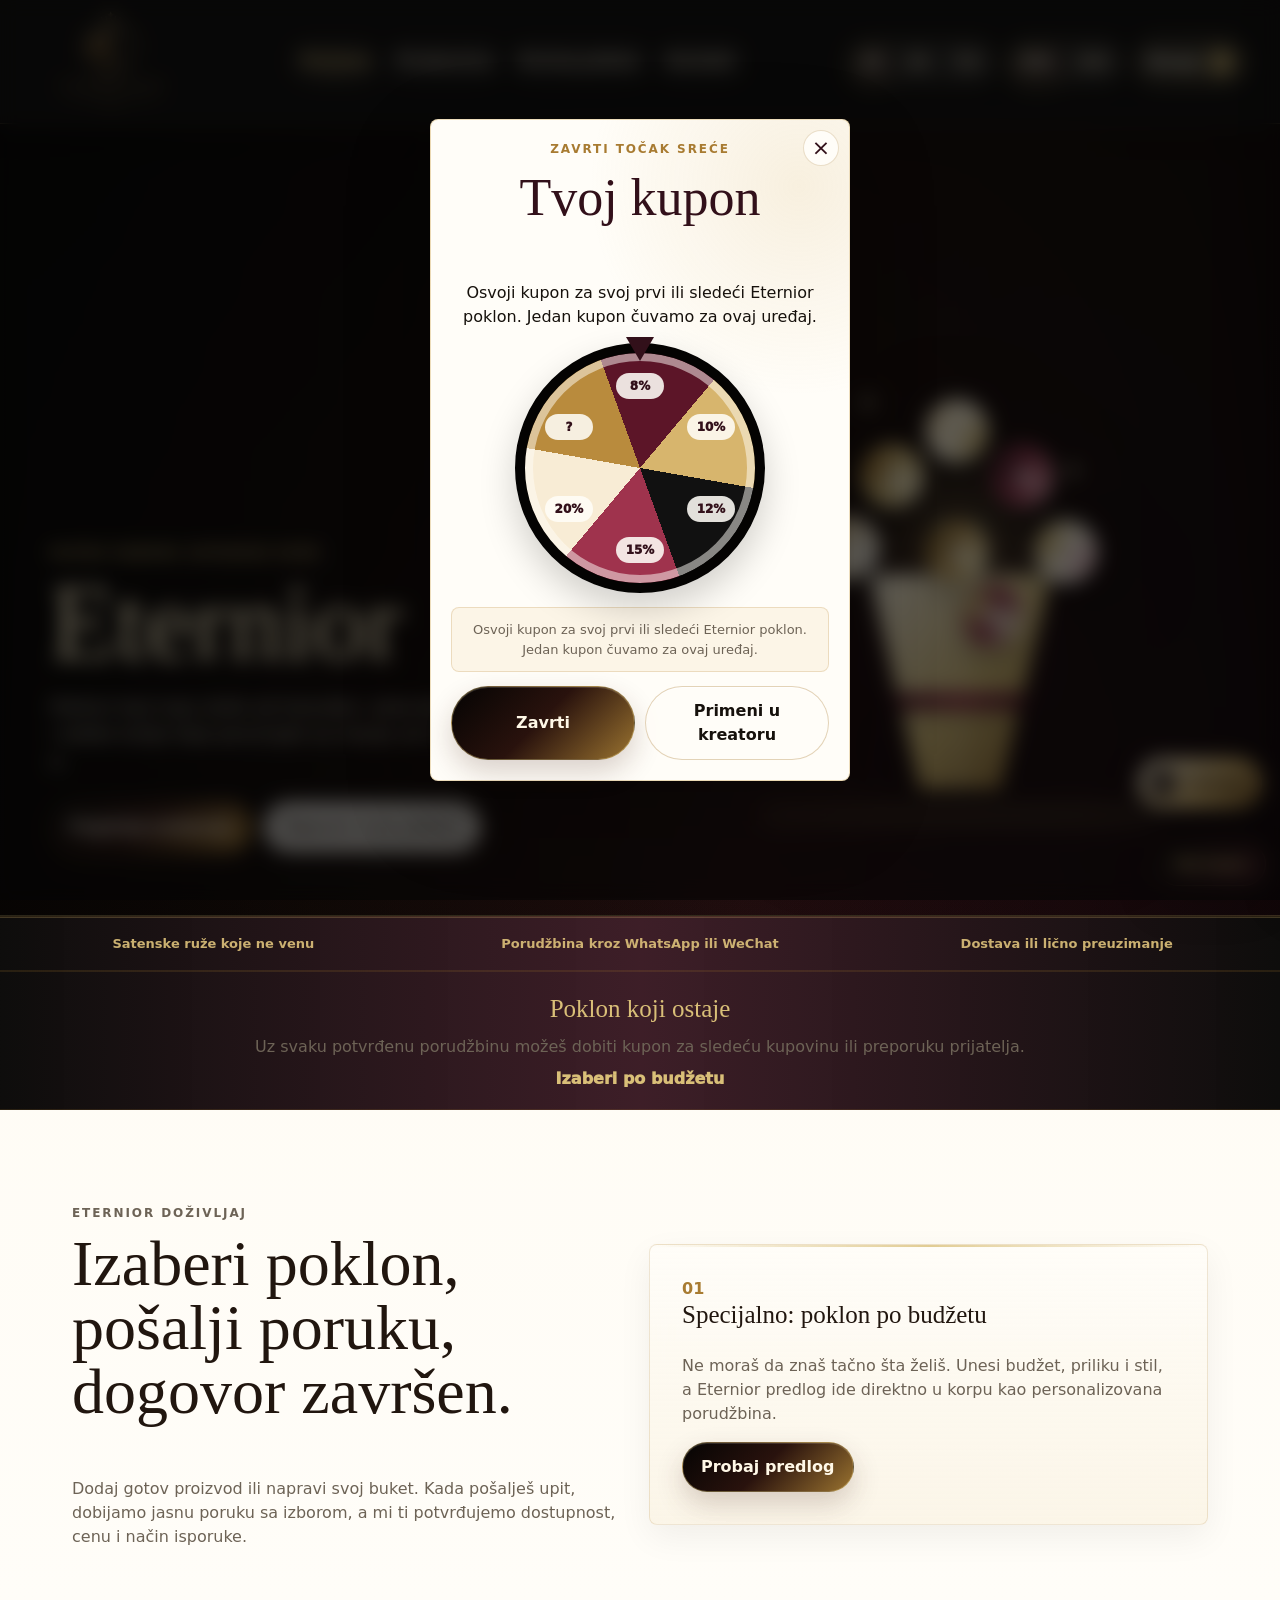
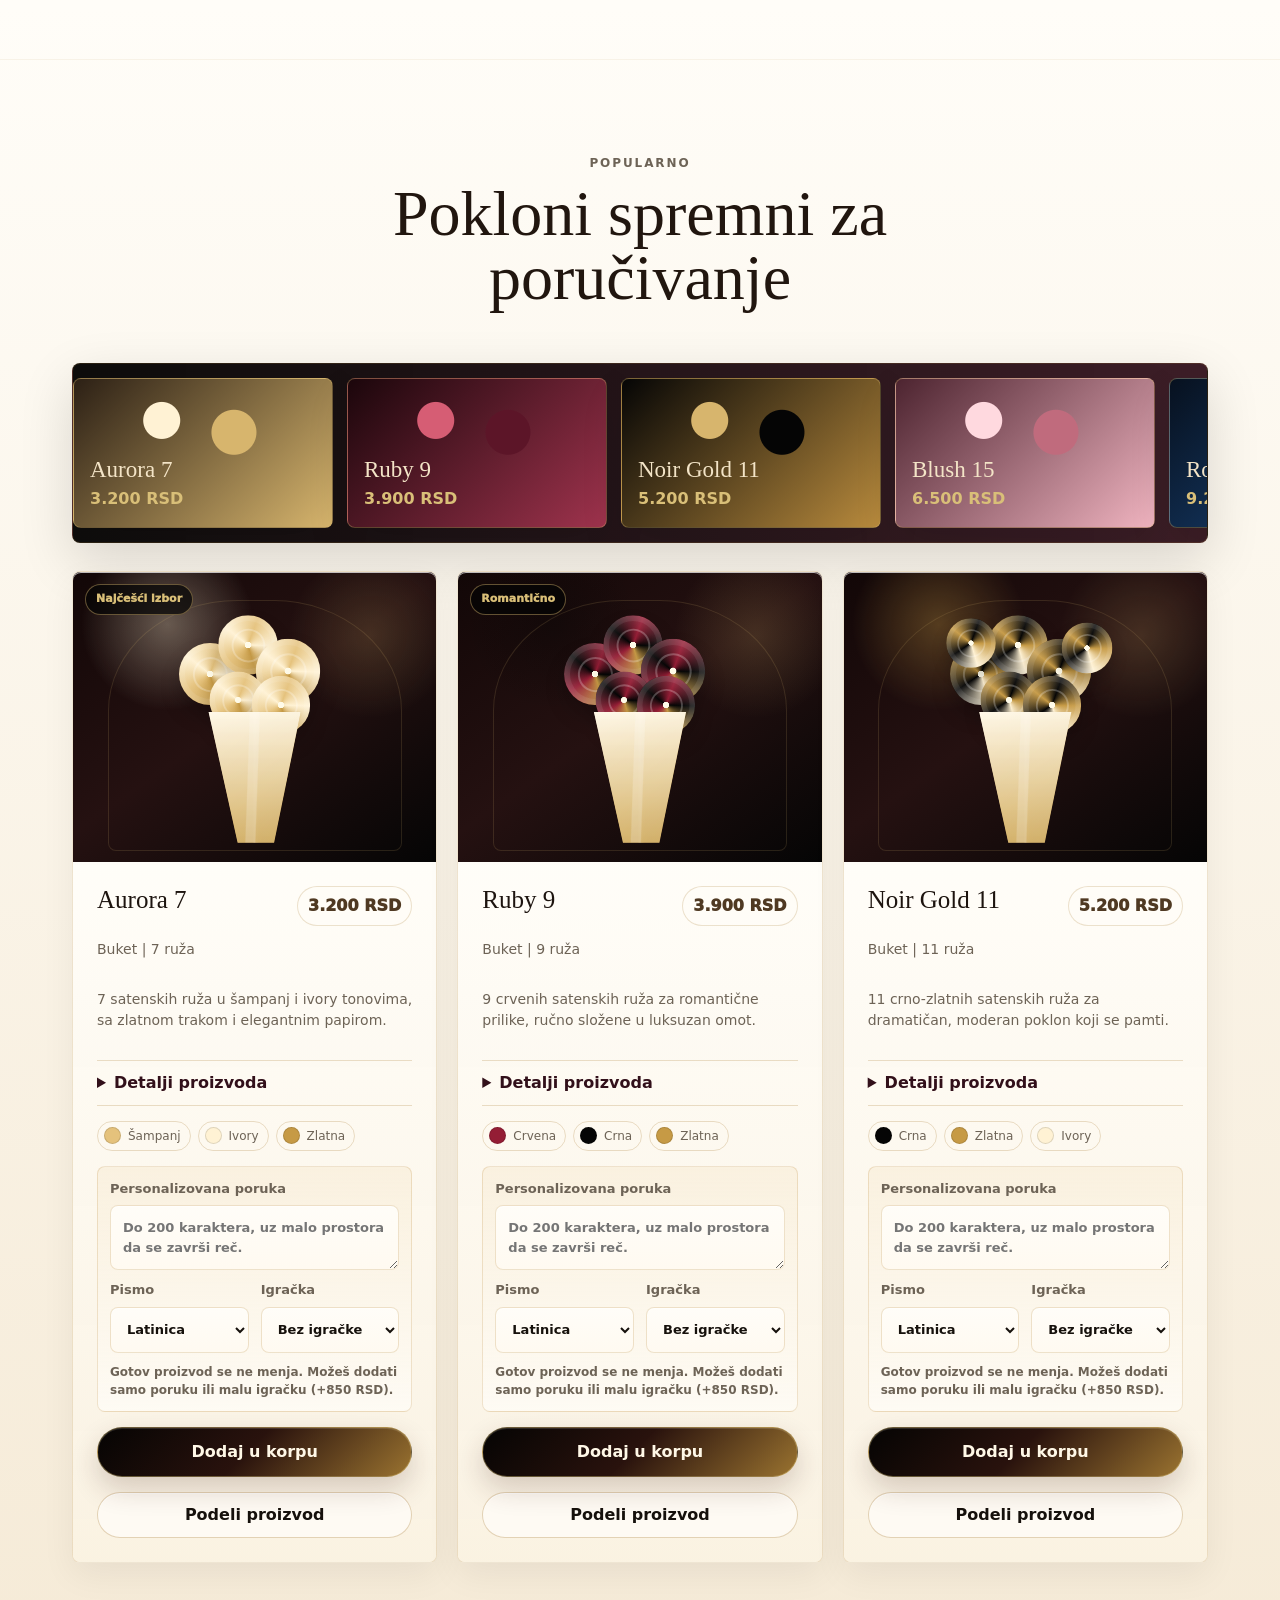
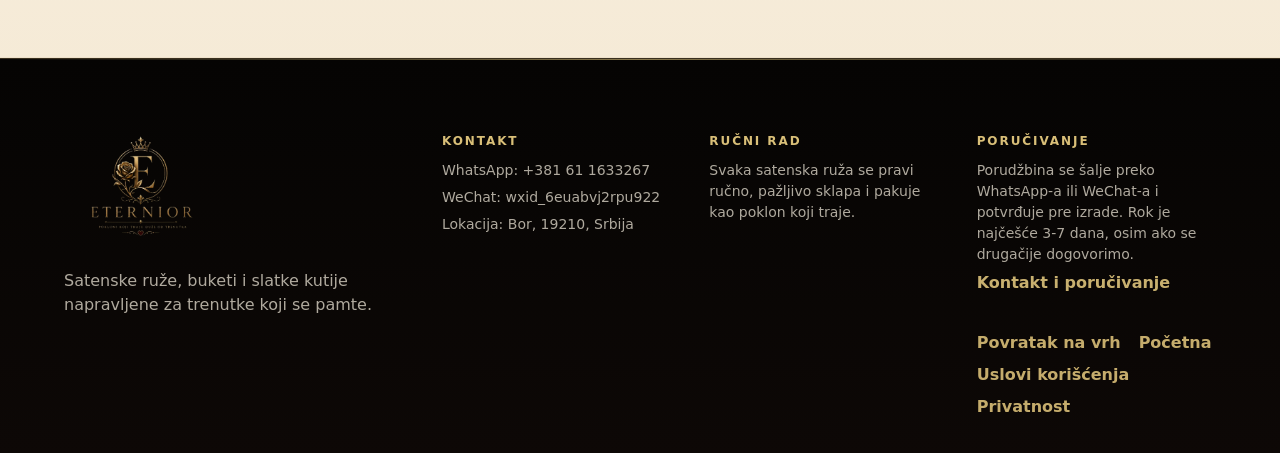
<file: index.html>
﻿<!doctype html>
<html lang="sr">
  <head>
    <meta charset="UTF-8" />
    <meta name="viewport" content="width=device-width, initial-scale=1.0" />
    <title>Eternior | Satenske ruže i slatki poklon paketi</title>
    <meta
      name="description"
      content="Eternior prodavnica satenskih ruža, buketa i slatkih poklon kutija sa poručivanjem preko WhatsApp poruke."
    />
    <meta property="og:title" content="Eternior | Satenske ruže i slatki poklon paketi" />
    <meta property="og:description" content="Ručno rađene satenske ruže, buketi i slatke kutije iz Istočne Srbije." />
    <meta property="og:image" content="assets/eternior_logo.png" />
    <meta property="og:type" content="website" />
    <link rel="icon" type="image/png" href="assets/favicon.png" />
    <link rel="apple-touch-icon" href="assets/favicon.png" />
    <link rel="stylesheet" href="styles.css" />
  </head>
  <body data-page="home">
    <header class="site-header" id="top">
      <a class="brand" href="index.html" aria-label="Eternior početna">
        <img src="assets/eternior_logo.png" alt="Eternior logo" width="150" height="120" />
      </a>

      <button class="nav-toggle" type="button" data-nav-toggle aria-label="Otvori meni">
        <span></span><span></span><span></span>
      </button>

      <nav class="site-nav" data-nav>
        <a href="index.html" data-i18n="nav.home">Početna</a>
        <a href="shop.html" data-i18n="nav.shop">Prodavnica</a>
        <a href="custom.html" data-i18n="nav.custom">Kreiraj poklon</a>
        <a href="contact.html" data-i18n="nav.contact">Kontakt</a>
      </nav>

      <div class="header-actions">
        <div class="language-switcher" aria-label="Promena jezika">
          <button type="button" data-lang="sr" class="is-active">SR</button>
          <button type="button" data-lang="en">EN</button>
          <button type="button" data-lang="zh">中文</button>
        </div>
        <div class="currency-toggle compact" aria-label="Valuta">
          <button type="button" data-currency="RSD" class="is-active">RSD</button>
          <button type="button" data-currency="EUR">EUR</button>
        </div>
        <button class="cart-toggle" type="button" data-open-cart aria-label="Otvori korpu">
          <span data-i18n="cart.title">Korpa</span>
          <b data-cart-count>0</b>
        </button>
      </div>
    </header>

    <main>
      <section class="hero">
        <div class="hero-media" role="img" aria-label="Luksuzni buket satenskih ruža">
          <div class="gift-scene" aria-hidden="true">
            <span class="bouquet-aura"></span>
            <span class="bouquet-stems"></span>
            <span class="rose r1"></span>
            <span class="rose r2"></span>
            <span class="rose r3"></span>
            <span class="rose r4"></span>
            <span class="rose r5"></span>
            <span class="rose r6"></span>
            <span class="rose r7"></span>
            <span class="bouquet-wrap"></span>
            <span class="bouquet-ribbon"></span>
            <span class="sparkle s1"></span>
            <span class="sparkle s2"></span>
            <span class="sparkle s3"></span>
          </div>
        </div>
        <div class="hero-content reveal">
          <p class="eyebrow" data-i18n="home.eyebrow">Ručno rađene satenske ruže</p>
          <h1 data-i18n="home.title">Eternior</h1>
          <p data-i18n="home.lead">
            Pokloni koji traju duže od trenutka: satenske ruže, elegantni buketi i slatke kutije
            koje poručujete za manje od minuta preko WhatsApp-a.
          </p>
          <div class="hero-actions">
            <a class="button button-primary" href="shop.html" data-i18n="home.shopCta">Pogledaj kolekciju</a>
            <a class="button button-outline" href="custom.html" data-i18n="home.customCta">Napravi svoj poklon</a>
          </div>
        </div>
      </section>

      <section class="signature-strip" aria-label="Eternior prednosti">
        <span data-i18n="strip.one">Satenske ruže koje ne venu</span>
        <span data-i18n="strip.two">Porudžbina kroz WhatsApp</span>
        <span data-i18n="strip.three">Dostava ili lično preuzimanje</span>
      </section>

      <section class="sales-ribbon">
        <strong data-i18n="home.salesTitle">Poklon koji ostaje</strong>
        <span data-i18n="home.salesText">Uz svaku potvrđenu porudžbinu možeš dobiti kupon za sledeću kupovinu ili preporuku prijatelja.</span>
        <a href="custom.html#concierge" data-i18n="home.salesCta">Izaberi po budžetu</a>
      </section>

      <section class="section-shell intro-grid">
        <div class="intro-copy reveal">
          <p class="eyebrow" data-i18n="home.promiseEyebrow">Eternior doživljaj</p>
          <h2 data-i18n="home.promiseTitle">Izaberi poklon, pošalji poruku, dogovor završen.</h2>
          <p data-i18n="home.promiseText">
            Dodaj gotov proizvod ili napravi svoj buket. Kada klikneš na kupovinu, otvara se
            WhatsApp sa već napisanom porukom, a mi ti potvrđujemo dostupnost, cenu i način isporuke.
          </p>
        </div>
        <div class="feature-card reveal">
          <span class="feature-number">01</span>
          <h3 data-i18n="home.featureTitle">Specijalno: poklon po budžetu</h3>
          <p data-i18n="home.featureText">
            Ne moraš da znaš tačno šta želiš. Unesi budžet, priliku i stil, a Eternior predlog
            ide direktno u korpu kao personalizovana porudžbina.
          </p>
          <a class="button button-primary" href="custom.html#concierge" data-i18n="home.featureCta">Probaj predlog</a>
        </div>
      </section>

      <section class="section-shell">
        <div class="section-heading reveal">
          <p class="eyebrow" data-i18n="home.previewEyebrow">Popularno</p>
          <h2 data-i18n="home.previewTitle">Pokloni spremni za poručivanje</h2>
        </div>
        <div class="auto-gallery" aria-label="Galerija gotovih Eternior proizvoda">
          <div class="gallery-track" data-gallery-track></div>
        </div>
        <div class="product-grid compact" data-featured-products></div>
      </section>
    </main>

    <footer class="site-footer">
      <div>
        <img src="assets/eternior_logo.png" alt="Eternior" width="130" height="104" loading="lazy" />
        <p data-i18n="footer.text">Satenske ruže, buketi i slatke kutije napravljene za trenutke koji se pamte.</p>
      </div>
      <div class="footer-columns">
        <div>
          <h3 data-i18n="footer.contactTitle">Kontakt</h3>
          <p>WhatsApp: +381 61 1633267</p>
          <p>WeChat: wxid_6euabvj2rpu922</p>
          <p data-i18n="footer.location">Lokacija: Istočna Srbija</p>
        </div>
        <div>
          <h3 data-i18n="footer.handmadeTitle">Ručni rad</h3>
          <p data-i18n="footer.handmadeText">Svaka satenska ruža se pravi ručno, pažljivo sklapa i pakuje kao poklon koji traje.</p>
        </div>
        <div>
          <h3 data-i18n="footer.orderingTitle">Poručivanje</h3>
          <p data-i18n="footer.orderingText">Porudžbina se šalje preko WhatsApp-a i potvrđuje pre izrade ili slanja.</p>
          <a href="contact.html" data-i18n="footer.contact">Kontakt i poručivanje</a>
          <div class="footer-legal-links">
            <a href="#top" data-i18n="footer.top">Povratak na vrh</a>
            <a href="index.html" data-i18n="footer.home">Početna</a>
            <a href="terms.html" data-i18n="footer.terms">Uslovi korišćenja</a>
            <a href="privacy.html" data-i18n="footer.privacy">Privatnost</a>
          </div>
        </div>
      </div>
    </footer>

    <aside class="cart-panel" data-cart-panel aria-hidden="true"></aside>
    <div class="overlay" data-overlay></div>
    <script src="script.js"></script>
  </body>
</html>
</file>
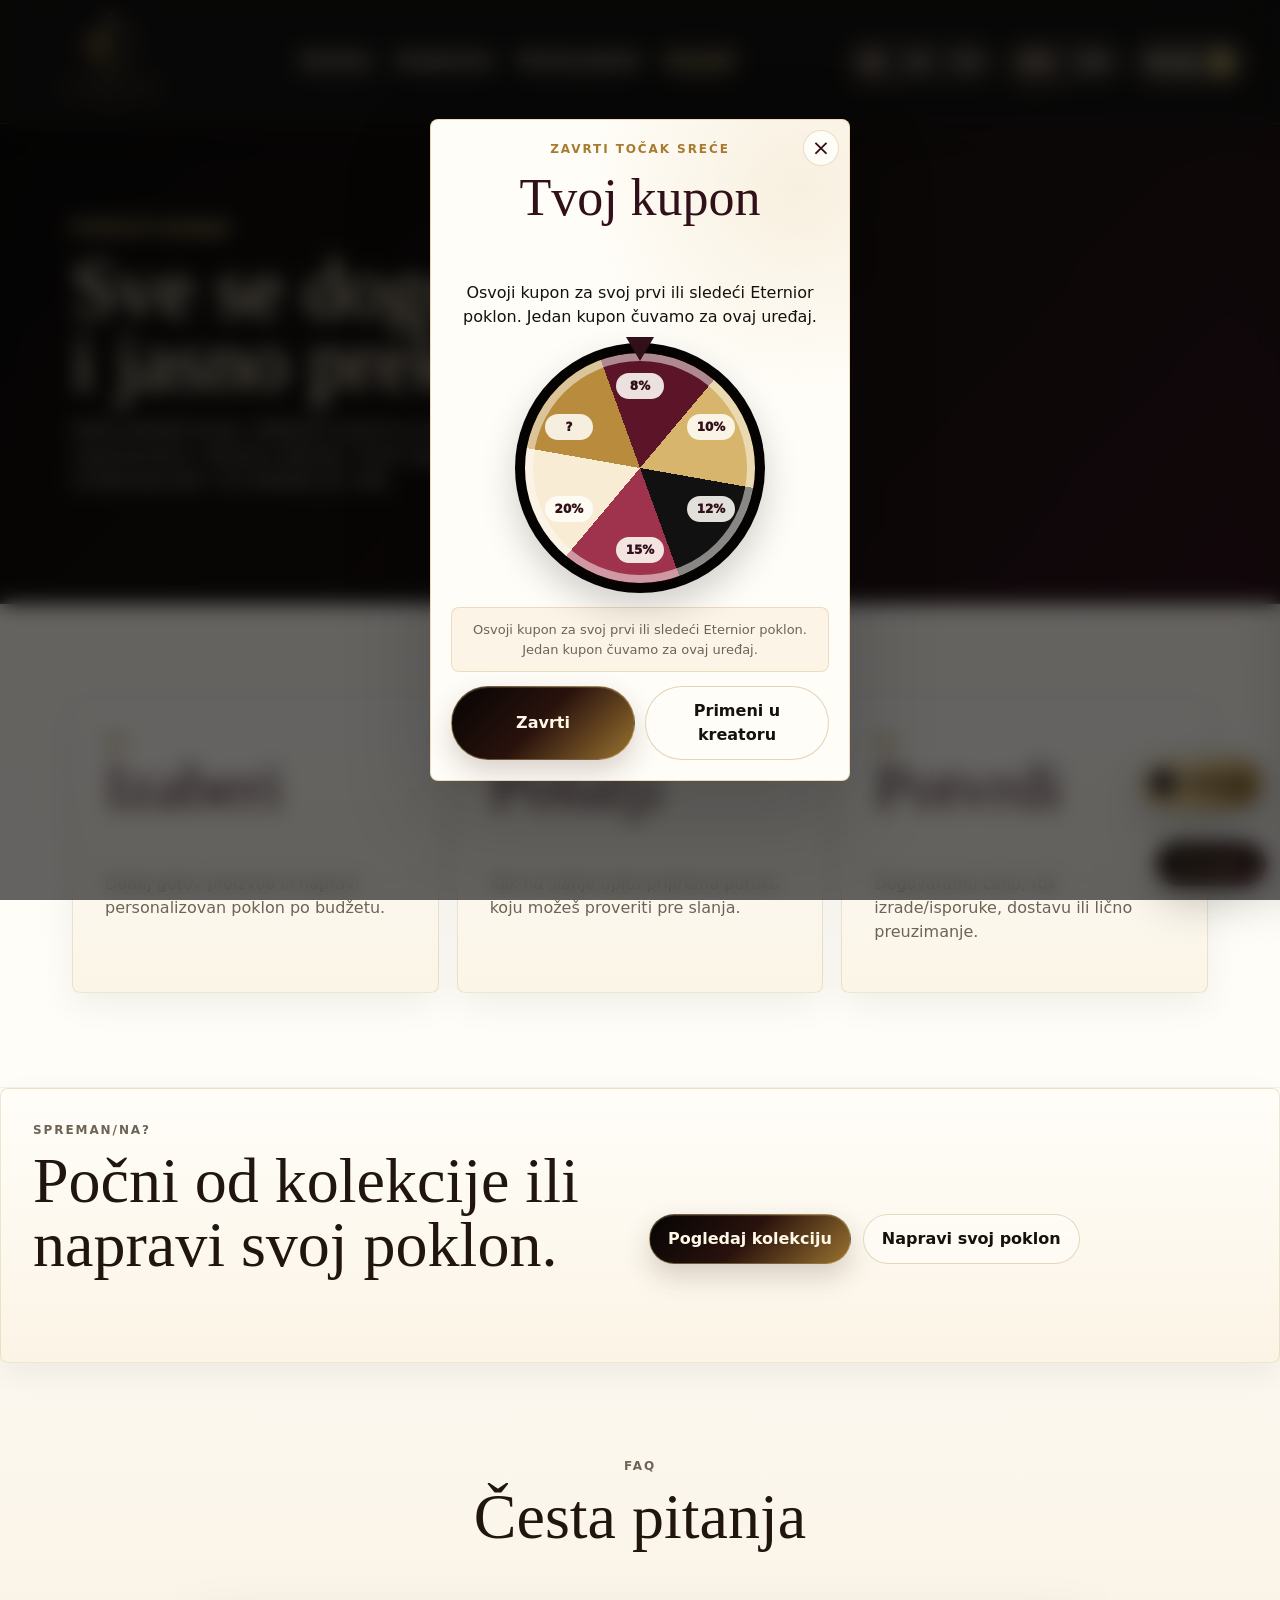
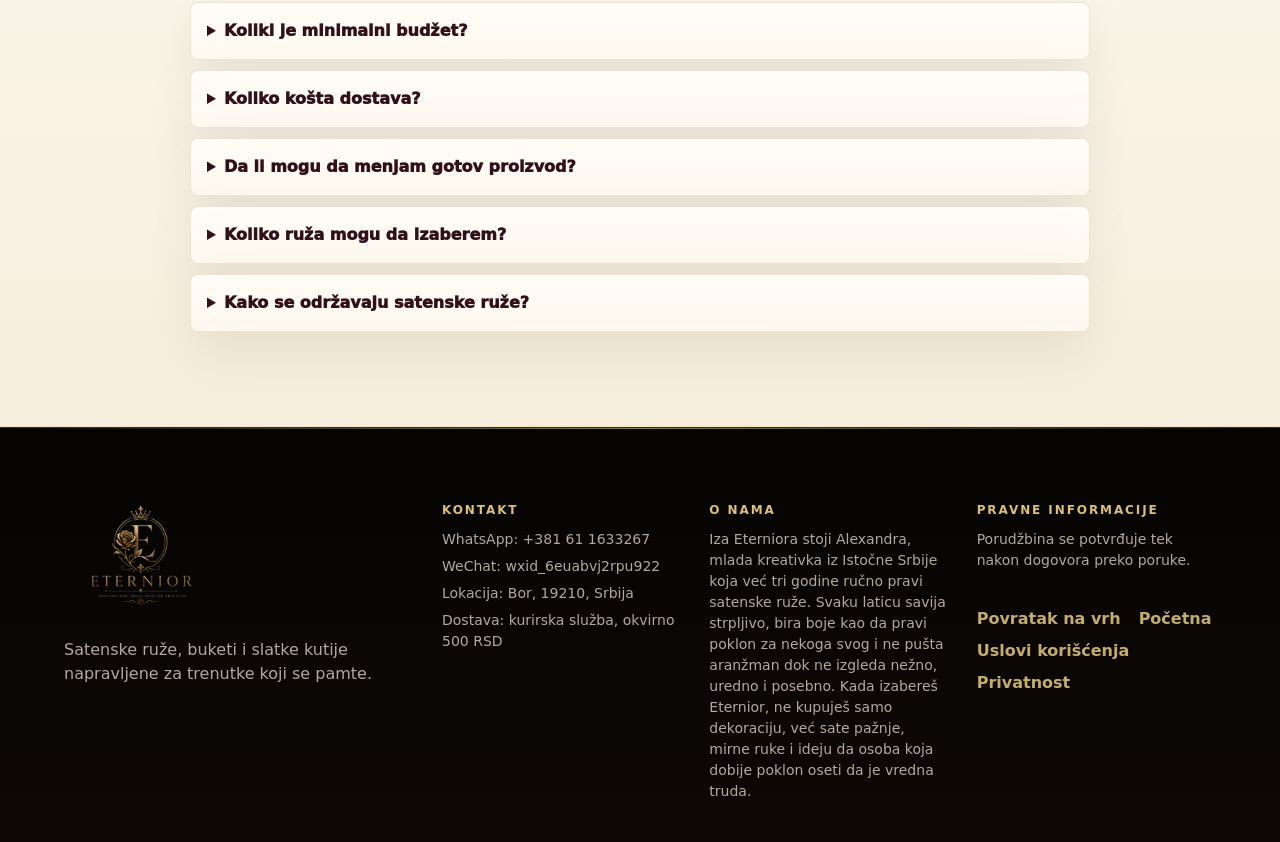
<file: contact.html>
﻿<!doctype html>
<html lang="sr">
  <head>
    <meta charset="UTF-8" />
    <meta name="viewport" content="width=device-width, initial-scale=1.0" />
    <title>Kontakt i poručivanje | Eternior</title>
    <meta name="description" content="Kako funkcioniše Eternior poručivanje preko WhatsApp-a." />
    <meta property="og:title" content="Eternior kontakt i poručivanje" />
    <meta property="og:description" content="Poručivanje satenskih ruža i slatkih kutija preko WhatsApp-a. Dostava ili lično preuzimanje." />
    <meta property="og:image" content="assets/eternior_logo.png" />
    <meta property="og:type" content="website" />
    <link rel="icon" type="image/png" href="assets/favicon.png" />
    <link rel="apple-touch-icon" href="assets/favicon.png" />
    <link rel="stylesheet" href="styles.css" />
  </head>
  <body data-page="contact">
    <header class="site-header" id="top">
      <a class="brand" href="index.html" aria-label="Eternior početna">
        <img src="assets/eternior_logo.png" alt="Eternior logo" width="150" height="120" />
      </a>
      <button class="nav-toggle" type="button" data-nav-toggle aria-label="Otvori meni">
        <span></span><span></span><span></span>
      </button>
      <nav class="site-nav" data-nav>
        <a href="index.html" data-i18n="nav.home">Početna</a>
        <a href="shop.html" data-i18n="nav.shop">Prodavnica</a>
        <a href="custom.html" data-i18n="nav.custom">Kreiraj poklon</a>
        <a href="contact.html" data-i18n="nav.contact">Kontakt</a>
      </nav>
      <div class="header-actions">
        <div class="language-switcher" aria-label="Promena jezika">
          <button type="button" data-lang="sr" class="is-active">SR</button>
          <button type="button" data-lang="en">EN</button>
          <button type="button" data-lang="zh">中文</button>
        </div>
        <div class="currency-toggle compact" aria-label="Valuta">
          <button type="button" data-currency="RSD" class="is-active">RSD</button>
          <button type="button" data-currency="EUR">EUR</button>
        </div>
        <button class="cart-toggle" type="button" data-open-cart aria-label="Otvori korpu">
          <span data-i18n="cart.title">Korpa</span>
          <b data-cart-count>0</b>
        </button>
      </div>
    </header>

    <main>
      <section class="page-hero contact-hero">
        <p class="eyebrow" data-i18n="contact.eyebrow">Poručivanje</p>
        <h1 data-i18n="contact.title">Sve se dogovara brzo i jasno preko WhatsApp-a.</h1>
        <p data-i18n="contact.lead">
          Kada pošalješ korpu, dobijamo spremnu poruku sa proizvodima, budžetom, napomenama i
          izborom dostave. Posle toga potvrđujemo detalje pre izrade ili slanja.
        </p>
      </section>

      <section class="section-shell steps">
        <article>
          <span>01</span>
          <h2 data-i18n="contact.stepOneTitle">Izaberi</h2>
          <p data-i18n="contact.stepOneText">Dodaj gotov proizvod ili napravi personalizovan poklon po budžetu.</p>
        </article>
        <article>
          <span>02</span>
          <h2 data-i18n="contact.stepTwoTitle">Pošalji</h2>
          <p data-i18n="contact.stepTwoText">Klik na kupovinu otvara WhatsApp sa porukom koju možeš proveriti pre slanja.</p>
        </article>
        <article>
          <span>03</span>
          <h2 data-i18n="contact.stepThreeTitle">Potvrdi</h2>
          <p data-i18n="contact.stepThreeText">Dogovaramo cenu, rok, dostavu ili lično preuzimanje.</p>
        </article>
      </section>

      <section class="section-shell contact-card">
        <div>
          <p class="eyebrow" data-i18n="contact.readyEyebrow">Spreman/na?</p>
          <h2 data-i18n="contact.readyTitle">Počni od kolekcije ili napravi svoj poklon.</h2>
        </div>
        <div class="hero-actions">
          <a class="button button-primary" href="shop.html" data-i18n="home.shopCta">Pogledaj kolekciju</a>
          <a class="button button-outline dark" href="custom.html" data-i18n="home.customCta">Napravi svoj poklon</a>
        </div>
      </section>

      <section class="section-shell faq-section">
        <div class="section-heading">
          <p class="eyebrow">FAQ</p>
          <h2 data-i18n="faq.title">Česta pitanja</h2>
        </div>
        <div class="faq-list">
          <details>
            <summary data-i18n="faq.budgetQ">Koliki je minimalni budžet?</summary>
            <p data-i18n="faq.budgetA">Mali pokloni se računaju prema broju ruža i dodataka, bez dodavanja minimalnog budžeta na cenu. Za složenije personalizacije preporučujemo budžet od 1.500 RSD i više.</p>
          </details>
          <details>
            <summary data-i18n="faq.deliveryQ">Koliko košta dostava?</summary>
            <p data-i18n="faq.deliveryA">Dostava zavisi od kurirske službe i mesta isporuke, ali okvirno je oko 500 RSD. Tačan iznos potvrđujemo preko WhatsApp-a.</p>
          </details>
          <details>
            <summary data-i18n="faq.readyQ">Da li mogu da menjam gotov proizvod?</summary>
            <p data-i18n="faq.readyA">Gotovi proizvodi se ne menjaju, ali možeš dodati personalizovanu ručno pisanu poruku ili malu igračku.</p>
          </details>
          <details>
            <summary data-i18n="faq.rosesQ">Koliko ruža mogu da izaberem?</summary>
            <p data-i18n="faq.rosesA">Za poklon se bira neparan broj ruža. Ako je aranžman namenjen preminuloj osobi, bira se paran broj ruža.</p>
          </details>
          <details>
            <summary data-i18n="faq.careQ">Kako se održavaju satenske ruže?</summary>
            <p data-i18n="faq.careA">Drže se na suvom, dalje od direktnog sunca i ne peru se vodom. Po potrebi se nežno očiste suvom mekom četkicom.</p>
          </details>
        </div>
      </section>
    </main>

    <footer class="site-footer">
      <div>
        <img src="assets/eternior_logo.png" alt="Eternior" width="130" height="104" loading="lazy" />
        <p data-i18n="footer.text">Satenske ruže, buketi i slatke kutije napravljene za trenutke koji se pamte.</p>
      </div>
      <div class="footer-columns">
        <div>
          <h3 data-i18n="footer.contactTitle">Kontakt</h3>
          <p>WhatsApp: +381 61 1633267</p>
          <p>WeChat: wxid_6euabvj2rpu922</p>
          <p data-i18n="footer.location">Lokacija: Istočna Srbija</p>
          <p data-i18n="footer.deliveryShort">Dostava: kurirska služba, okvirno 500 RSD</p>
        </div>
        <div>
          <h3 data-i18n="footer.aboutTitle">O nama</h3>
          <p data-i18n="footer.aboutText">Eternior je mali ručni rad. Aranžmane pravi kreativna devojka od 19 godina, koja se ovim bavi već 3 godine, a sajt i marketing vodi njen partner.</p>
        </div>
        <div>
          <h3 data-i18n="footer.legalTitle">Pravne informacije</h3>
          <p data-i18n="footer.confirmText">Porudžbina se potvrđuje tek nakon dogovora preko WhatsApp-a.</p>
          <div class="footer-legal-links">
            <a href="#top" data-i18n="footer.top">Povratak na vrh</a>
            <a href="index.html" data-i18n="footer.home">Početna</a>
            <a href="terms.html" data-i18n="footer.terms">Uslovi korišćenja</a>
            <a href="privacy.html" data-i18n="footer.privacy">Privatnost</a>
          </div>
        </div>
      </div>
    </footer>

    <aside class="cart-panel" data-cart-panel aria-hidden="true"></aside>
    <div class="overlay" data-overlay></div>
    <script src="script.js"></script>
  </body>
</html>
</file>
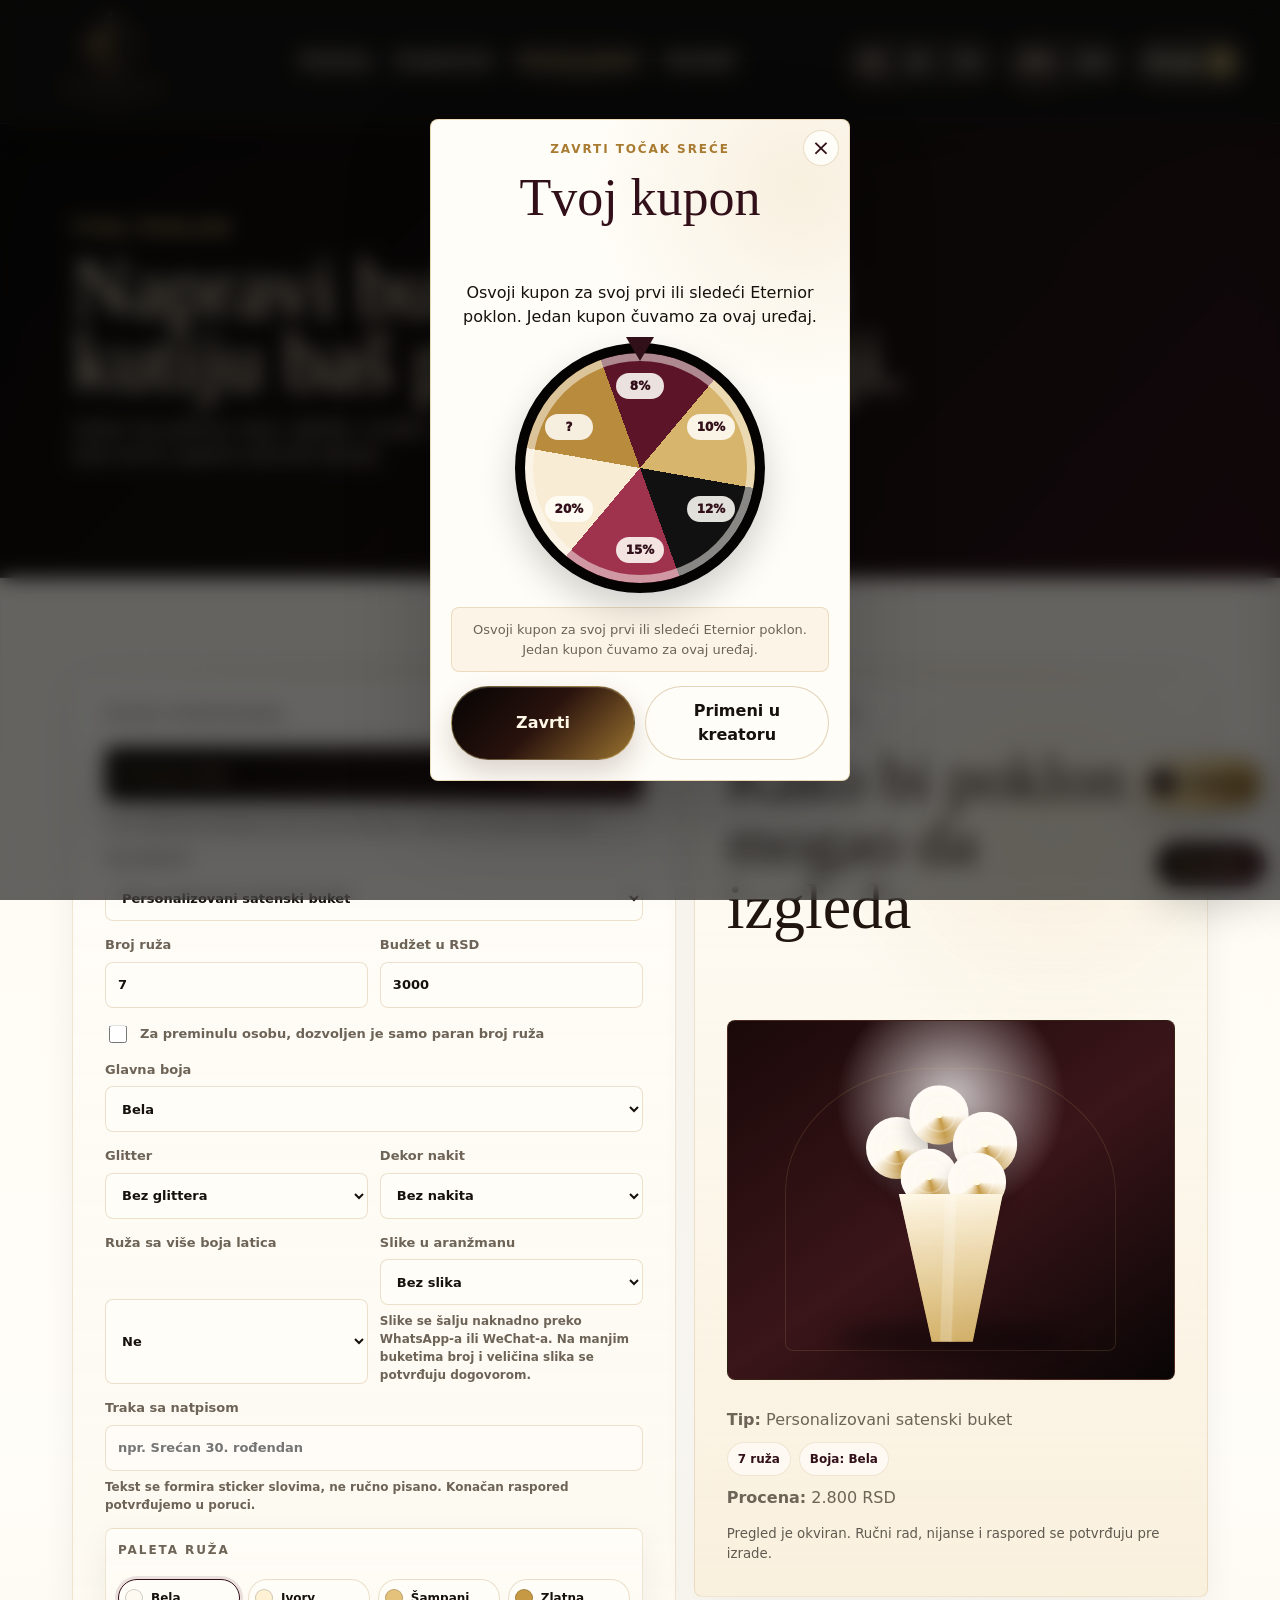
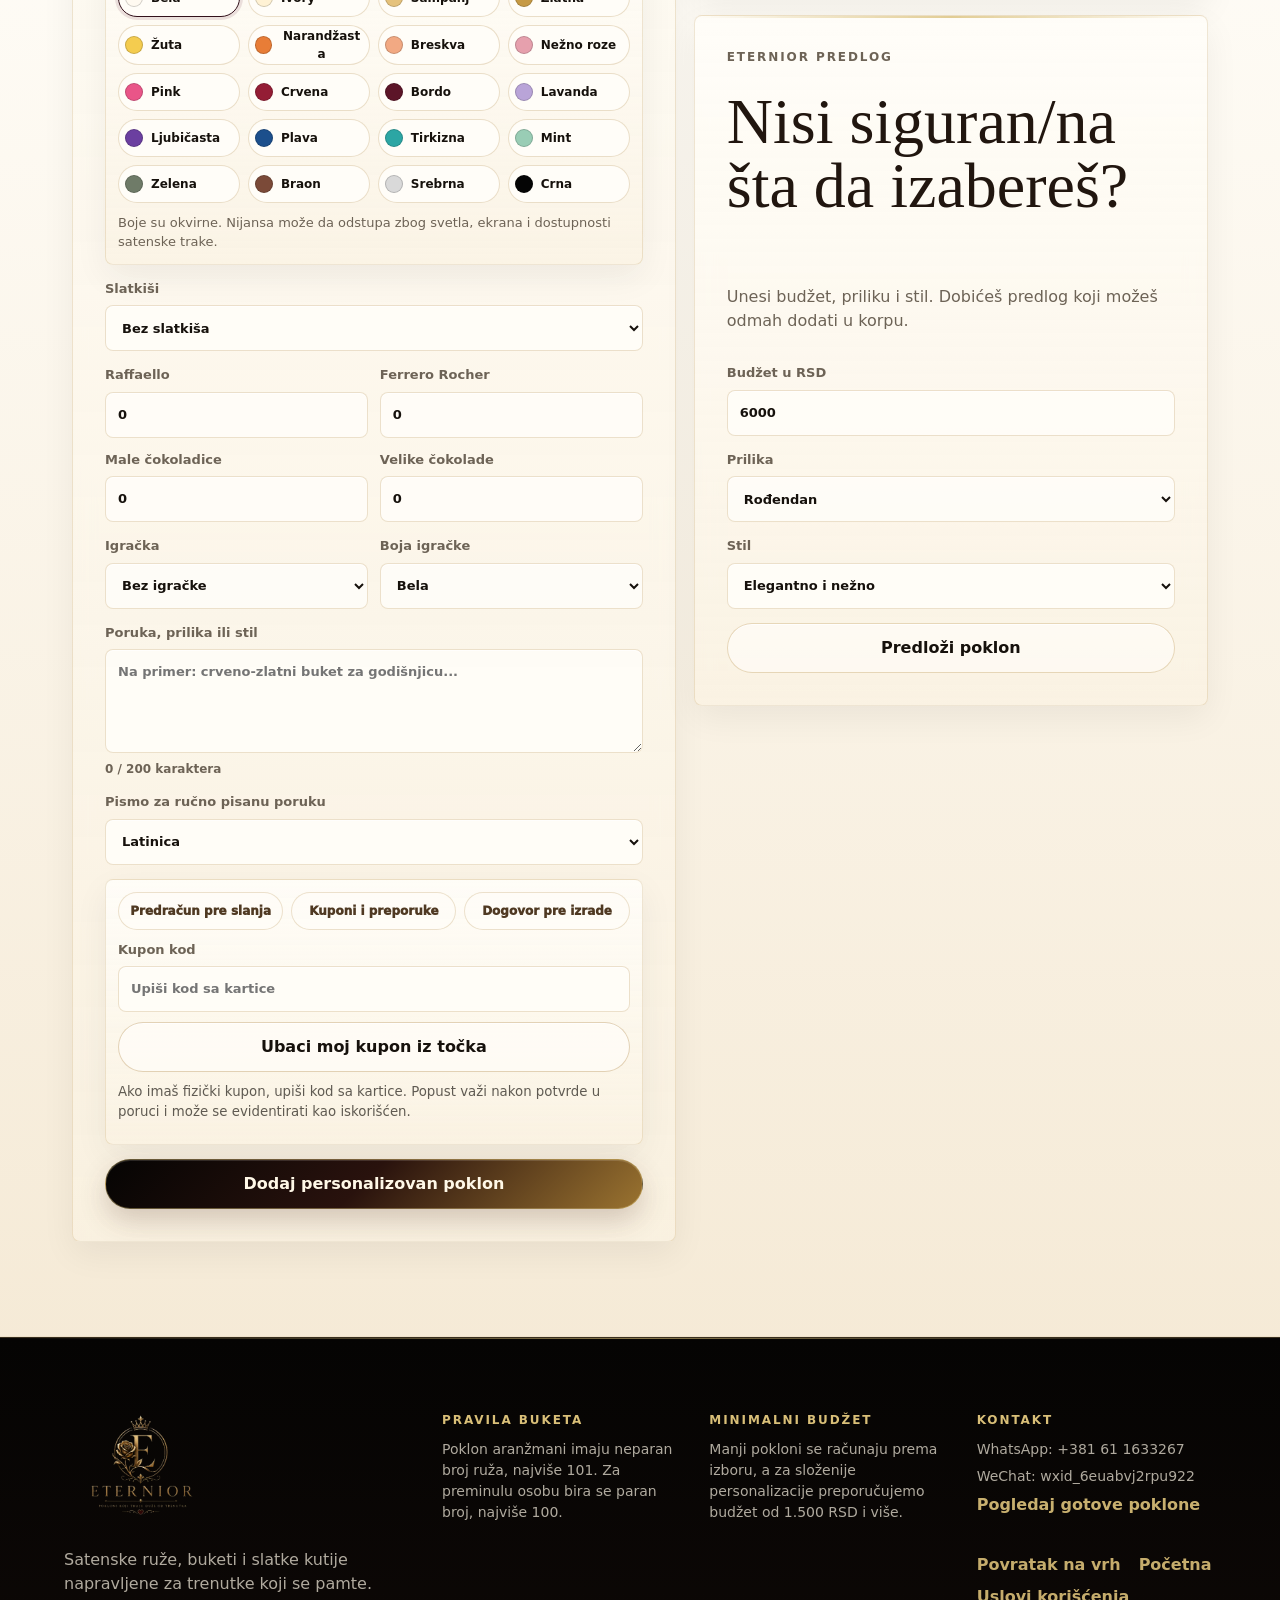
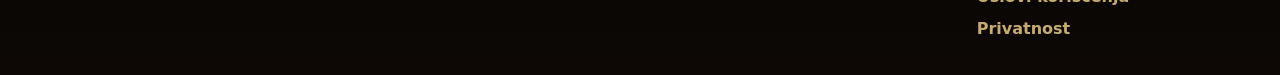
<file: custom.html>
﻿<!doctype html>
<html lang="sr">
  <head>
    <meta charset="UTF-8" />
    <meta name="viewport" content="width=device-width, initial-scale=1.0" />
    <title>Kreiraj poklon | Eternior</title>
    <meta name="description" content="Napravi svoj Eternior buket ili slatku kutiju po budžetu, boji i prilici." />
    <meta property="og:title" content="Napravi svoj Eternior poklon" />
    <meta property="og:description" content="Izaberi ruže, slatkiše, igračku i ručno pisanu poruku. Cena se računa uživo." />
    <meta property="og:image" content="assets/eternior_logo.png" />
    <meta property="og:type" content="website" />
    <link rel="icon" type="image/png" href="assets/favicon.png" />
    <link rel="apple-touch-icon" href="assets/favicon.png" />
    <link rel="stylesheet" href="styles.css" />
  </head>
  <body data-page="custom">
    <header class="site-header" id="top">
      <a class="brand" href="index.html" aria-label="Eternior početna">
        <img src="assets/eternior_logo.png" alt="Eternior logo" width="150" height="120" />
      </a>
      <button class="nav-toggle" type="button" data-nav-toggle aria-label="Otvori meni">
        <span></span><span></span><span></span>
      </button>
      <nav class="site-nav" data-nav>
        <a href="index.html" data-i18n="nav.home">Početna</a>
        <a href="shop.html" data-i18n="nav.shop">Prodavnica</a>
        <a href="custom.html" data-i18n="nav.custom">Kreiraj poklon</a>
        <a href="contact.html" data-i18n="nav.contact">Kontakt</a>
      </nav>
      <div class="header-actions">
        <div class="language-switcher" aria-label="Promena jezika">
          <button type="button" data-lang="sr" class="is-active">SR</button>
          <button type="button" data-lang="en">EN</button>
          <button type="button" data-lang="zh">中文</button>
        </div>
        <div class="currency-toggle compact" aria-label="Valuta">
          <button type="button" data-currency="RSD" class="is-active">RSD</button>
          <button type="button" data-currency="EUR">EUR</button>
        </div>
        <button class="cart-toggle" type="button" data-open-cart aria-label="Otvori korpu">
          <span data-i18n="cart.title">Korpa</span>
          <b data-cart-count>0</b>
        </button>
      </div>
    </header>

    <main>
      <section class="page-hero custom-hero">
        <p class="eyebrow" data-i18n="custom.eyebrow">Tvoj poklon</p>
        <h1 data-i18n="custom.title">Napravi buket ili slatku kutiju baš po svojoj ideji.</h1>
        <p data-i18n="custom.lead">
          Izaberi tip poklona, boje, slatkiše i budžet. Tvoja ideja ide u korpu, a zatim u
          WhatsApp poruku kako bismo zajedno potvrdili detalje.
        </p>
      </section>

      <section class="section-shell custom-grid">
        <form class="builder-card" data-custom-form>
          <p class="eyebrow" data-i18n="custom.formEyebrow">Ručno podešavanje</p>
          <div class="builder-total">
            <span data-i18n="custom.estimate">Procena cene</span>
            <strong data-custom-total>2.800 RSD</strong>
          </div>
          <p class="builder-note" data-i18n="custom.pricingNote">Cena uključuje materijal, ručni rad, pakovanje i rezervu za završnu obradu.</p>
          <label>
            <span data-i18n="custom.giftType">Tip poklona</span>
            <select name="giftType" data-price-input>
              <option value="Personalizovani satenski buket">Personalizovani satenski buket</option>
              <option value="Personalizovana slatka kutija">Personalizovana slatka kutija</option>
              <option value="Buket + slatka kutija">Buket + slatka kutija</option>
            </select>
          </label>
          <div class="field-row">
            <label>
              <span data-i18n="custom.roseCount">Broj ruža</span>
              <input name="roseCount" type="number" min="1" max="101" step="2" value="7" data-price-input />
            </label>
            <label>
              <span data-i18n="custom.budget">Budžet u RSD</span>
              <input name="budget" type="number" min="1500" step="500" value="3000" data-price-input />
            </label>
          </div>
          <label class="checkbox-line">
            <input name="memorial" type="checkbox" data-price-input />
            <span data-i18n="custom.memorial">Za preminulu osobu, dozvoljen je samo paran broj ruža</span>
          </label>
          <label>
            <span data-i18n="custom.color">Glavna boja</span>
            <select name="roseColor" data-price-input>
              <option>Šampanj</option>
              <option>Slonova kost</option>
              <option>Nežno roze</option>
              <option>Crvena</option>
              <option>Crna</option>
              <option>Kombinacija boja</option>
            </select>
          </label>
          <div class="field-row" data-non-memorial>
            <label>
              <span data-i18n="custom.glitter">Glitter</span>
              <select name="glitter" data-price-input>
                <option value="none" data-i18n="custom.glitterNone">Bez glittera</option>
                <option value="accent" data-i18n="custom.glitterAccent">Glitter detalji preko ruža</option>
                <option value="full" data-i18n="custom.glitterFull">Full glitter rose</option>
              </select>
            </label>
            <label>
              <span data-i18n="custom.jewelry">Dekor nakit</span>
              <select name="jewelry" data-price-input>
                <option value="none" data-i18n="custom.jewelryNone">Bez nakita</option>
                <option value="zircon" data-i18n="custom.zircon">Cirkoni</option>
                <option value="butterfly" data-i18n="custom.butterfly">Leptirići</option>
                <option value="gold-crown" data-i18n="custom.goldCrown">Zlatna krunica</option>
                <option value="silver-crown" data-i18n="custom.silverCrown">Srebrna krunica</option>
              </select>
            </label>
          </div>
          <div class="field-row" data-non-memorial>
            <label>
              <span data-i18n="custom.multicolor">Ruža sa više boja latica</span>
              <select name="multicolorPetals" data-price-input>
                <option value="no" data-i18n="custom.no">Ne</option>
                <option value="yes" data-i18n="custom.yesDiscuss">Da, po dogovoru</option>
              </select>
            </label>
            <label>
              <span data-i18n="custom.photos">Slike u aranžmanu</span>
              <select name="photoCount" data-price-input>
                <option value="0" data-i18n="custom.noPhotos">Bez slika</option>
                <option value="1" data-i18n="custom.onePhoto">1 slika</option>
                <option value="2" data-i18n="custom.twoPhotos">2 slike</option>
                <option value="3" data-i18n="custom.threePhotos">3 slike, samo veći aranžmani</option>
              </select>
              <small data-i18n="custom.photoNote">Slike se šalju naknadno preko WhatsApp-a. Na manjim buketima broj i veličina slika se potvrđuju dogovorom.</small>
            </label>
          </div>
          <label data-non-memorial>
            <span data-i18n="custom.ribbonText">Traka sa natpisom</span>
            <input name="ribbonText" type="text" maxlength="60" placeholder="npr. Srećan 30. rođendan" data-placeholder-i18n="custom.ribbonPlaceholder" data-price-input />
            <small data-i18n="custom.ribbonNote">Tekst se formira sticker slovima, ne ručno pisano. Konačan raspored potvrđujemo preko WhatsApp-a.</small>
          </label>
          <div class="color-picker-block">
            <p class="eyebrow" data-i18n="custom.paletteTitle">Paleta ruža</p>
            <div class="color-palette" data-color-palette></div>
            <p class="color-note" data-i18n="custom.colorNote">Boje su okvirne. Nijansa može da odstupa zbog svetla, ekrana i dostupnosti satenske trake.</p>
          </div>
          <label data-non-memorial>
            <span data-i18n="custom.sweets">Slatkiši</span>
            <select name="sweets" data-price-input>
              <option>Bez slatkiša</option>
              <option>Čokolada</option>
              <option>Bombone</option>
              <option>Mešani slatkiši</option>
              <option>Dogovor preko WhatsApp-a</option>
            </select>
          </label>
          <div class="sweets-grid" data-non-memorial>
            <label><span>Raffaello</span>
              <input name="rafaello" type="number" min="0" max="80" value="0" data-price-input />
            </label>
            <label><span>Ferrero Rocher</span>
              <input name="ferrero" type="number" min="0" max="80" value="0" data-price-input />
            </label>
            <label><span data-i18n="custom.miniChocolate">Male čokoladice</span>
              <input name="miniChocolate" type="number" min="0" max="80" value="0" data-price-input />
            </label>
            <label><span data-i18n="custom.bigChocolate">Velike čokolade</span>
              <input name="bigChocolate" type="number" min="0" max="20" value="0" data-price-input />
            </label>
          </div>
          <div class="field-row" data-non-memorial>
            <label><span data-i18n="custom.toy">Igračka</span>
              <select name="toy" data-price-input>
                <option>Bez igračke</option>
                <option>Mali beli medvedić</option>
                <option>Mali braon medvedić</option>
                <option>Mali roze medvedić</option>
                <option>Mini zeka</option>
              </select>
            </label>
            <label><span data-i18n="custom.toyColor">Boja igračke</span>
              <select name="toyColor" data-price-input>
                <option>Bela</option>
                <option>Braon</option>
                <option>Roze</option>
                <option>Bež</option>
              </select>
            </label>
          </div>
          <label data-non-memorial>
            <span data-i18n="custom.notes">Poruka, prilika ili stil</span>
            <textarea name="notes" rows="4" maxlength="210" placeholder="Na primer: crveno-zlatni buket za godišnjicu..." data-price-input></textarea>
            <small data-message-counter>0 / 200 karaktera</small>
          </label>
          <label data-non-memorial>
            <span data-i18n="custom.script">Pismo za ručno pisanu poruku</span>
            <select name="script" data-price-input>
              <option>Latinica</option>
              <option>Ćirilica</option>
            </select>
          </label>
          <div class="coupon-box" data-non-memorial>
            <div class="builder-perks">
              <span data-i18n="custom.perkOne">Predračun pre slanja</span>
              <span data-i18n="custom.perkTwo">Kuponi i preporuke</span>
              <span data-i18n="custom.perkThree">Dogovor pre izrade</span>
            </div>
            <label>
              <span data-i18n="custom.coupon">Kupon kod</span>
              <input name="coupon" type="text" data-price-input data-placeholder-i18n="custom.couponPlaceholder" placeholder="Upiši kod sa kartice" />
            </label>
            <button class="button button-secondary coupon-quick" type="button" data-wheel-apply data-i18n="custom.useWheelCoupon">Ubaci moj kupon iz točka</button>
            <small data-i18n="custom.couponHint">Kuponi se dobijaju uz porudžbinu ili preporuku prijatelja.</small>
            <p class="coupon-status" data-coupon-status></p>
          </div>
          <button class="button button-primary" type="submit" data-i18n="custom.add">Dodaj personalizovan poklon</button>
        </form>

        <div class="custom-side">
          <aside class="builder-card custom-preview-card">
            <p class="eyebrow" data-i18n="custom.previewEyebrow">Pregled uživo</p>
            <h2 data-i18n="custom.previewTitle">Kako bi poklon mogao da izgleda</h2>
            <div class="custom-preview-visual" data-custom-preview role="img" aria-label="Pregled personalizovanog poklona"></div>
            <div class="custom-preview-summary" data-custom-preview-summary aria-live="polite"></div>
            <small data-i18n="custom.previewNote">Pregled je okviran. Ručni rad, nijanse i raspored se potvrđuju pre izrade.</small>
          </aside>

          <section class="builder-card concierge" id="concierge">
            <p class="eyebrow" data-i18n="concierge.eyebrow">Eternior predlog</p>
            <h2 data-i18n="concierge.title">Nisi siguran/na šta da izabereš?</h2>
            <p data-i18n="concierge.text">
              Unesi budžet, priliku i stil. Dobićeš predlog koji možeš odmah dodati u korpu.
            </p>
            <form data-concierge-form>
              <label>
                <span data-i18n="concierge.budget">Budžet u RSD</span>
                <input name="budget" type="number" min="500" step="500" value="6000" />
              </label>
              <label>
                <span data-i18n="concierge.occasion">Prilika</span>
                <select name="occasion">
                  <option>Rođendan</option>
                  <option>Godišnjica</option>
                  <option>Izvinjenje</option>
                  <option>Romantičan poklon</option>
                  <option>Zahvalnost</option>
                </select>
              </label>
              <label>
                <span data-i18n="concierge.style">Stil</span>
                <select name="style">
                  <option>Elegantno i nežno</option>
                  <option>Luksuzno i dramatično</option>
                  <option>Minimalno i moderno</option>
                  <option>Veselo i šareno</option>
                </select>
              </label>
              <button class="button button-outline dark" type="submit" data-i18n="concierge.generate">Predloži poklon</button>
            </form>
            <div class="suggestion" data-suggestion aria-live="polite"></div>
          </section>
        </div>
      </section>
    </main>

    <footer class="site-footer">
      <div>
        <img src="assets/eternior_logo.png" alt="Eternior" width="130" height="104" loading="lazy" />
        <p data-i18n="footer.text">Satenske ruže, buketi i slatke kutije napravljene za trenutke koji se pamte.</p>
      </div>
      <div class="footer-columns">
        <div>
          <h3 data-i18n="footer.rulesTitle">Pravila buketa</h3>
          <p data-i18n="footer.rulesText">Poklon aranžmani imaju neparan broj ruža. Za preminulu osobu bira se paran broj.</p>
        </div>
        <div>
          <h3 data-i18n="footer.minBudgetTitle">Minimalni budžet</h3>
          <p data-i18n="footer.minBudgetText">Manji pokloni se računaju prema izboru, a za složenije personalizacije preporučujemo budžet od 1.500 RSD i više.</p>
        </div>
        <div>
          <h3 data-i18n="footer.contactTitle">Kontakt</h3>
          <p>WhatsApp: +381 61 1633267</p>
          <p>WeChat: wxid_6euabvj2rpu922</p>
          <a href="shop.html" data-i18n="footer.shop">Pogledaj gotove poklone</a>
          <div class="footer-legal-links">
            <a href="#top" data-i18n="footer.top">Povratak na vrh</a>
            <a href="index.html" data-i18n="footer.home">Početna</a>
            <a href="terms.html" data-i18n="footer.terms">Uslovi korišćenja</a>
            <a href="privacy.html" data-i18n="footer.privacy">Privatnost</a>
          </div>
        </div>
      </div>
    </footer>

    <aside class="cart-panel" data-cart-panel aria-hidden="true"></aside>
    <div class="overlay" data-overlay></div>
    <script src="script.js"></script>
  </body>
</html>
</file>
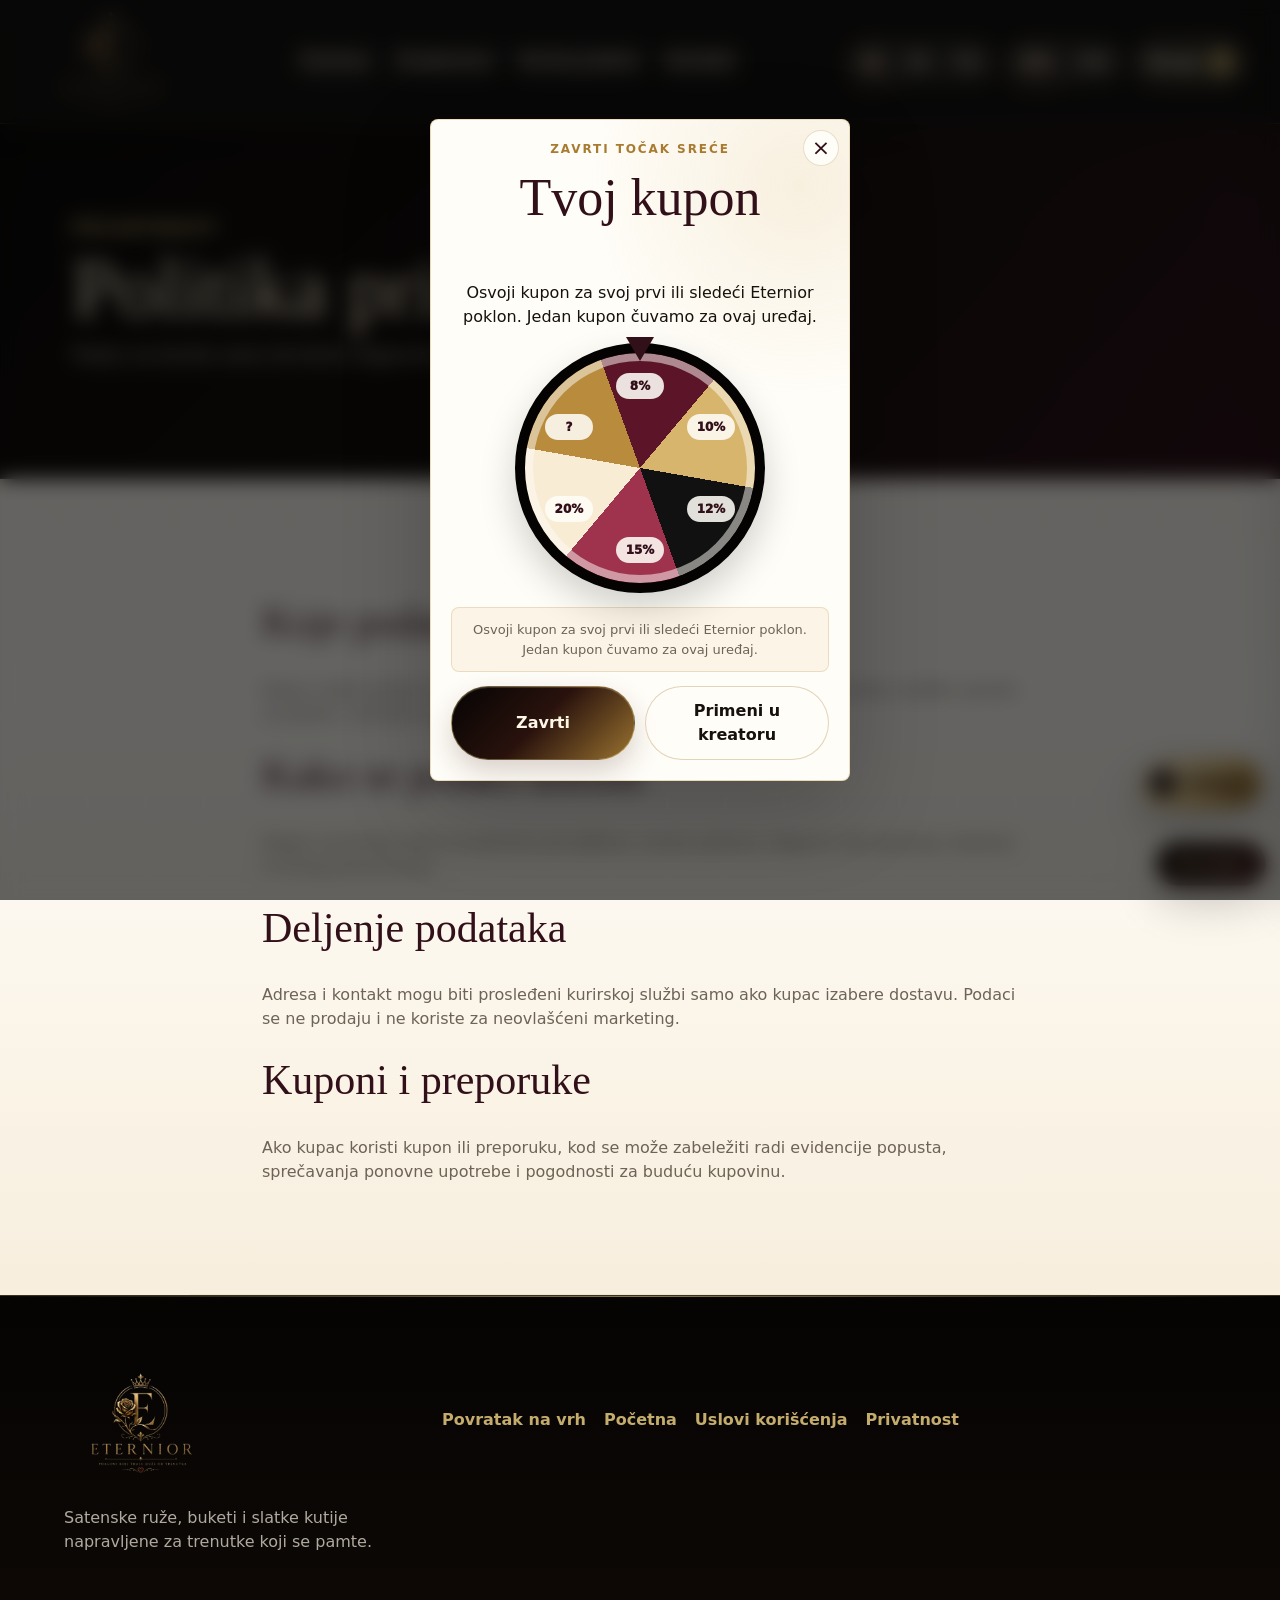
<file: privacy.html>
﻿<!doctype html>
<html lang="sr">
  <head>
    <meta charset="UTF-8" />
    <meta name="viewport" content="width=device-width, initial-scale=1.0" />
    <title>Politika privatnosti | Eternior</title>
    <link rel="icon" type="image/png" href="assets/favicon.png" />
    <link rel="apple-touch-icon" href="assets/favicon.png" />
    <link rel="stylesheet" href="styles.css" />
  </head>
  <body>
    <header class="site-header" id="top">
      <a class="brand" href="index.html" aria-label="Eternior početna">
        <img src="assets/eternior_logo.png" alt="Eternior logo" width="150" height="120" />
      </a>
      <button class="nav-toggle" type="button" data-nav-toggle aria-label="Otvori meni">
        <span></span><span></span><span></span>
      </button>
      <nav class="site-nav" data-nav>
        <a href="index.html" data-i18n="nav.home">Početna</a>
        <a href="shop.html" data-i18n="nav.shop">Prodavnica</a>
        <a href="custom.html" data-i18n="nav.custom">Kreiraj poklon</a>
        <a href="contact.html" data-i18n="nav.contact">Kontakt</a>
      </nav>
      <div class="header-actions">
        <div class="language-switcher" aria-label="Promena jezika">
          <button type="button" data-lang="sr" class="is-active">SR</button>
          <button type="button" data-lang="en">EN</button>
          <button type="button" data-lang="zh">中文</button>
        </div>
        <div class="currency-toggle compact" aria-label="Valuta">
          <button type="button" data-currency="RSD" class="is-active">RSD</button>
          <button type="button" data-currency="EUR">EUR</button>
        </div>
        <button class="cart-toggle" type="button" data-open-cart aria-label="Otvori korpu">
          <span data-i18n="cart.title">Korpa</span>
          <b data-cart-count>0</b>
        </button>
      </div>
    </header>
    <main>
      <section class="page-hero">
        <p class="eyebrow" data-i18n="privacy.eyebrow">Privatnost</p>
        <h1 data-i18n="privacy.title">Politika privatnosti</h1>
        <p data-i18n="privacy.lead">Podaci se koriste samo da bismo dogovorili i isporučili poklon.</p>
      </section>
      <section class="section-shell legal-page">
        <h2 data-i18n="privacy.dataTitle">Koje podatke korisnik šalje</h2>
        <p data-i18n="privacy.dataText">Kupac može poslati ime, adresu ili napomenu za preuzimanje, izbor proizvoda, budžet, poruku za poklon i kontakt kroz WhatsApp ili WeChat.</p>
        <h2 data-i18n="privacy.useTitle">Kako se podaci koriste</h2>
        <p data-i18n="privacy.useText">Podaci se koriste samo za potvrdu porudžbine, izradu poklona, dogovor oko plaćanja, dostave ili ličnog preuzimanja.</p>
        <h2 data-i18n="privacy.shareTitle">Deljenje podataka</h2>
        <p data-i18n="privacy.shareText">Adresa i kontakt mogu biti prosleđeni kurirskoj službi samo ako kupac izabere dostavu. Podaci se ne prodaju i ne koriste za neovlašćeni marketing.</p>
        <h2 data-i18n="privacy.couponTitle">Kuponi i preporuke</h2>
        <p data-i18n="privacy.couponText">Ako kupac koristi kupon ili preporuku, kod se može zabeležiti radi evidencije popusta i pogodnosti za buduću kupovinu.</p>
      </section>
    </main>
    <footer class="site-footer compact-footer">
      <div>
        <img src="assets/eternior_logo.png" alt="Eternior" width="130" height="104" loading="lazy" />
        <p data-i18n="footer.text">Satenske ruže, buketi i slatke kutije napravljene za trenutke koji se pamte.</p>
      </div>
      <div class="footer-legal-links">
        <a href="#top" data-i18n="footer.top">Povratak na vrh</a>
        <a href="index.html" data-i18n="footer.home">Početna</a>
        <a href="terms.html" data-i18n="footer.terms">Uslovi korišćenja</a>
        <a href="privacy.html" data-i18n="footer.privacy">Privatnost</a>
      </div>
    </footer>
    <aside class="cart-panel" data-cart-panel aria-hidden="true"></aside>
    <div class="overlay" data-overlay></div>
    <script src="script.js"></script>
  </body>
</html>
</file>
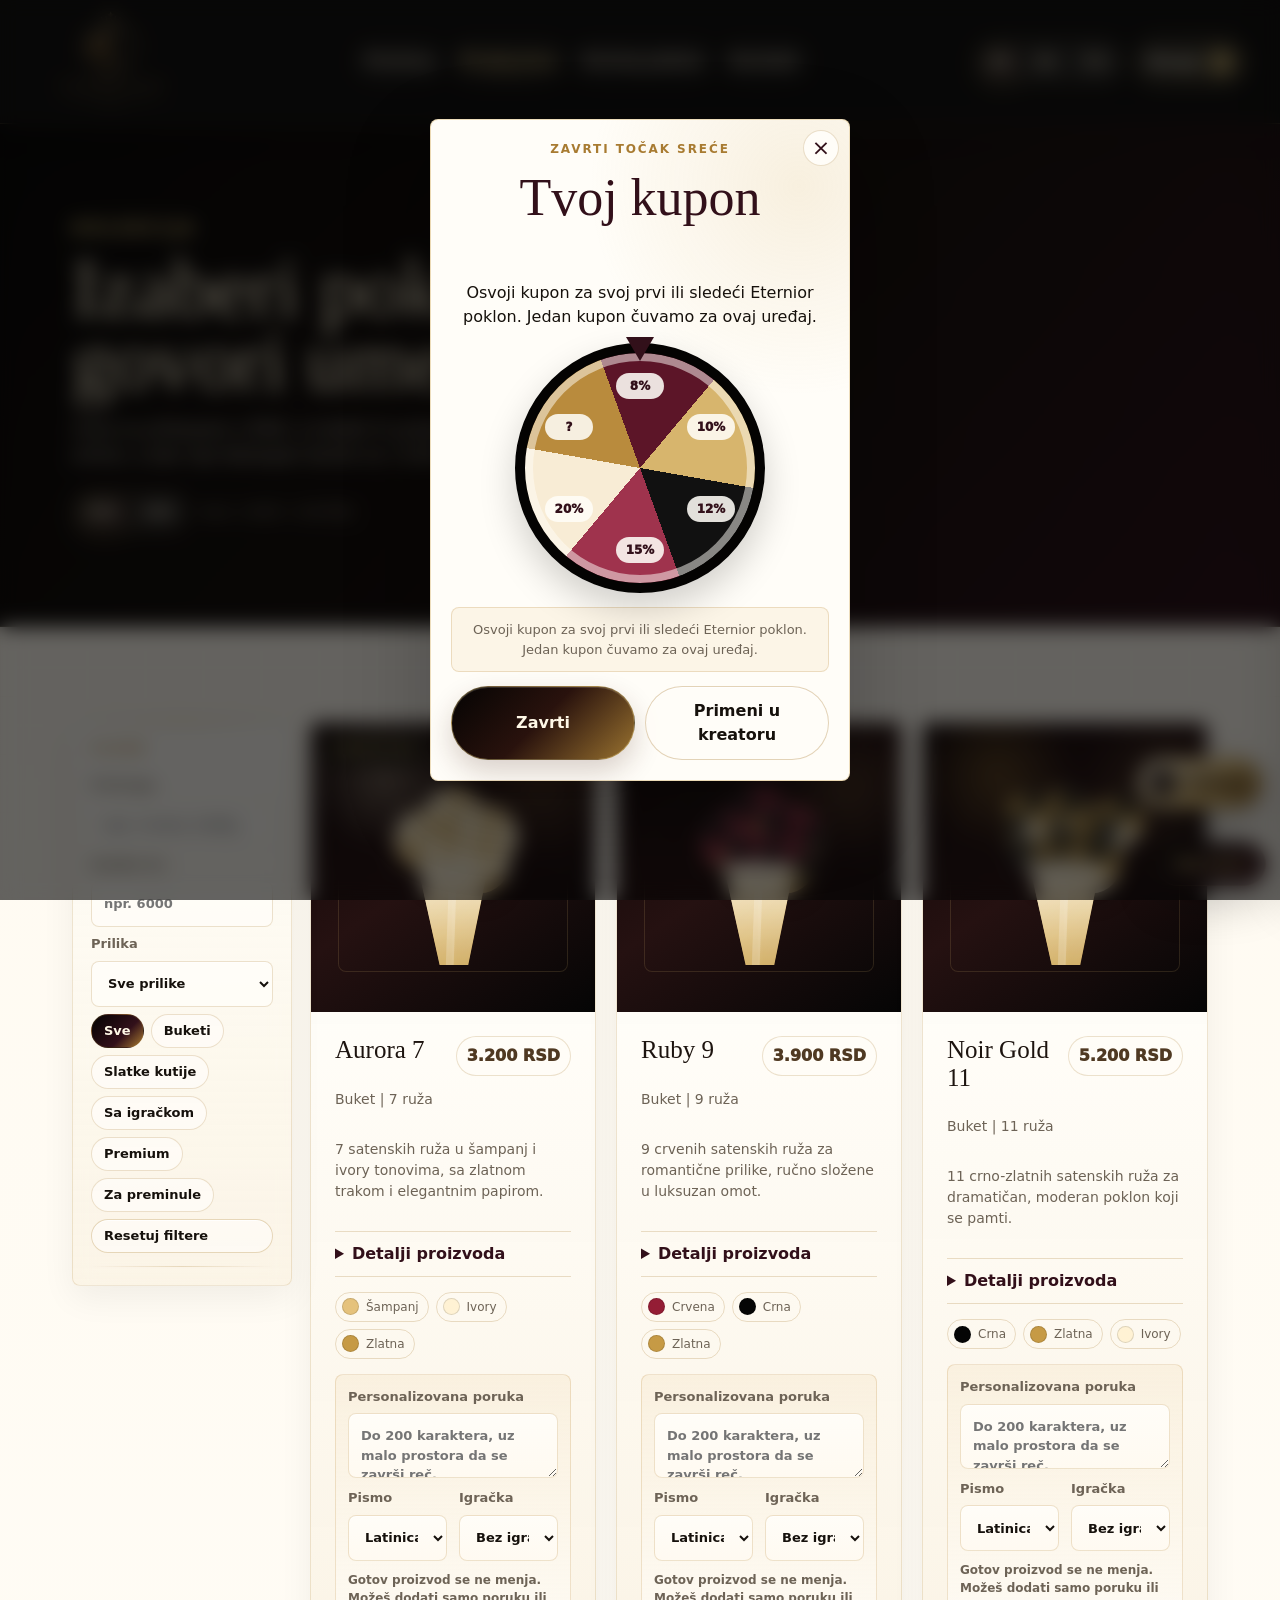
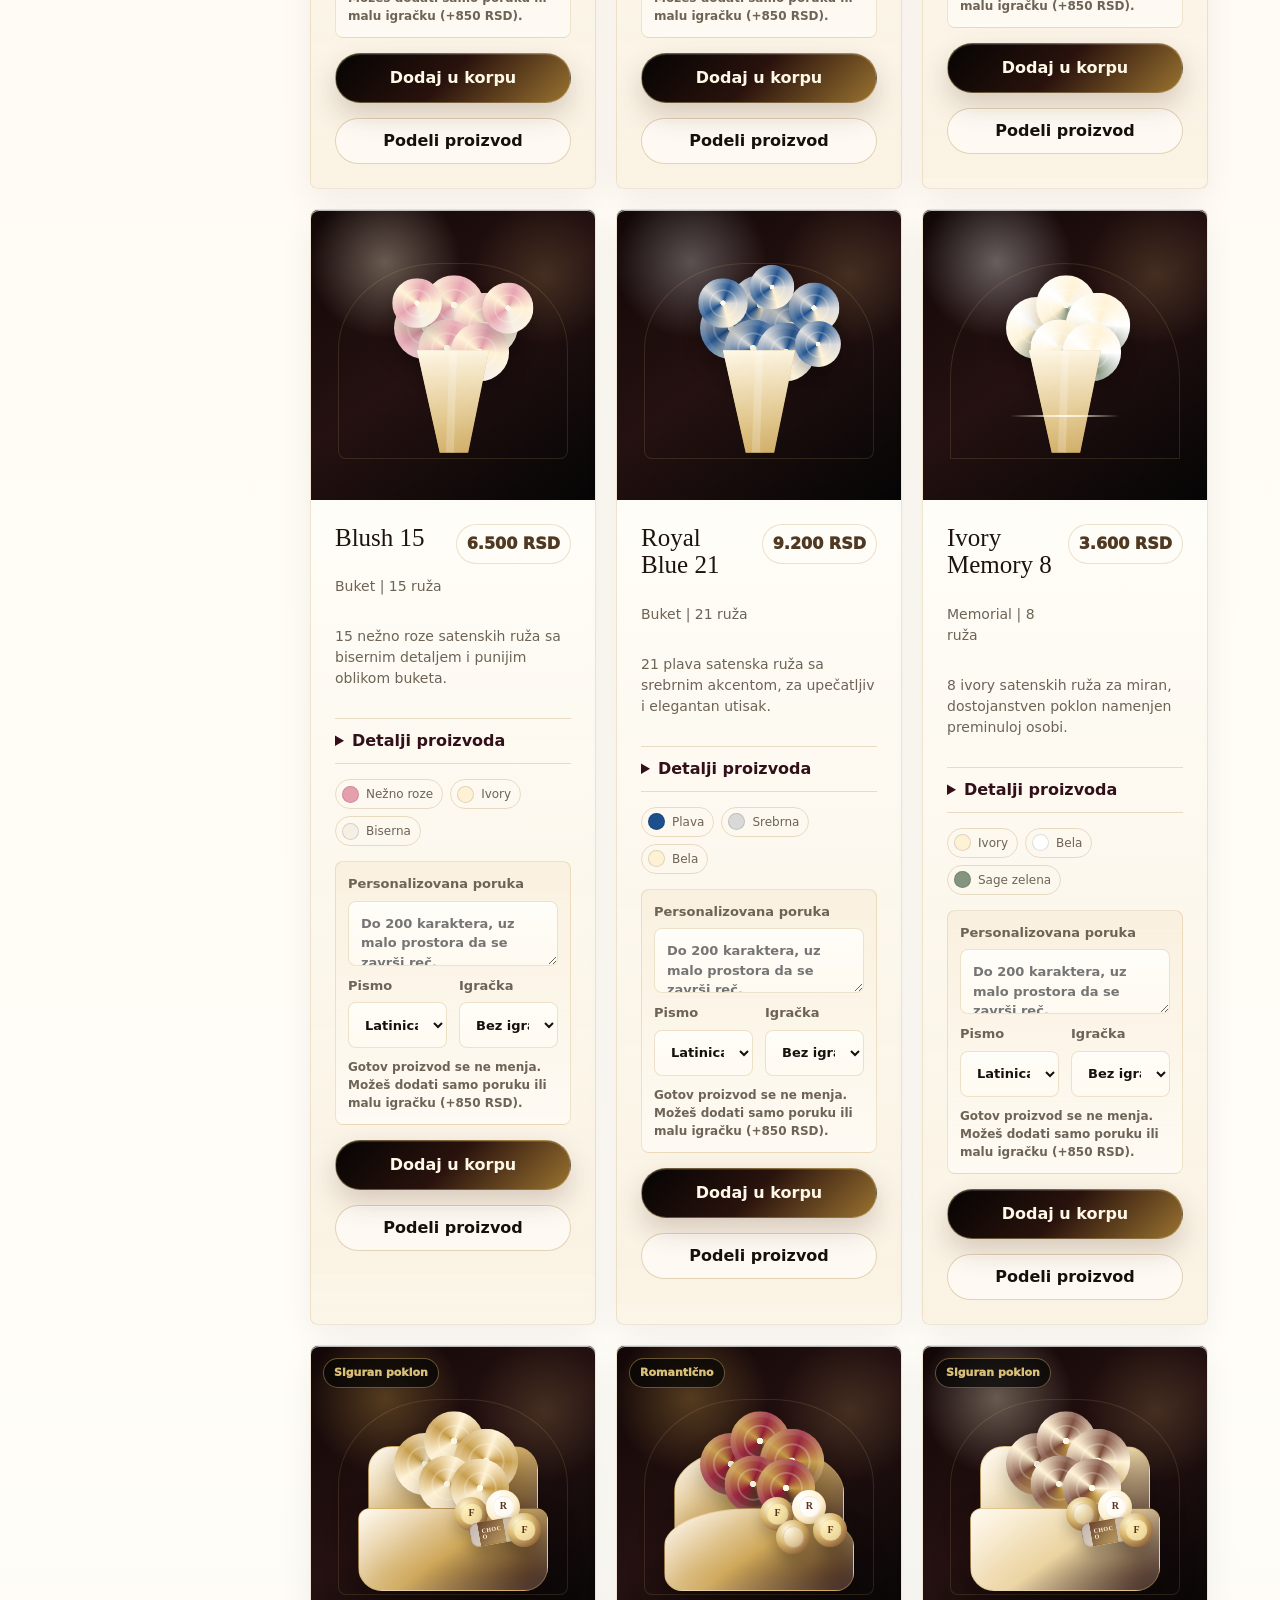
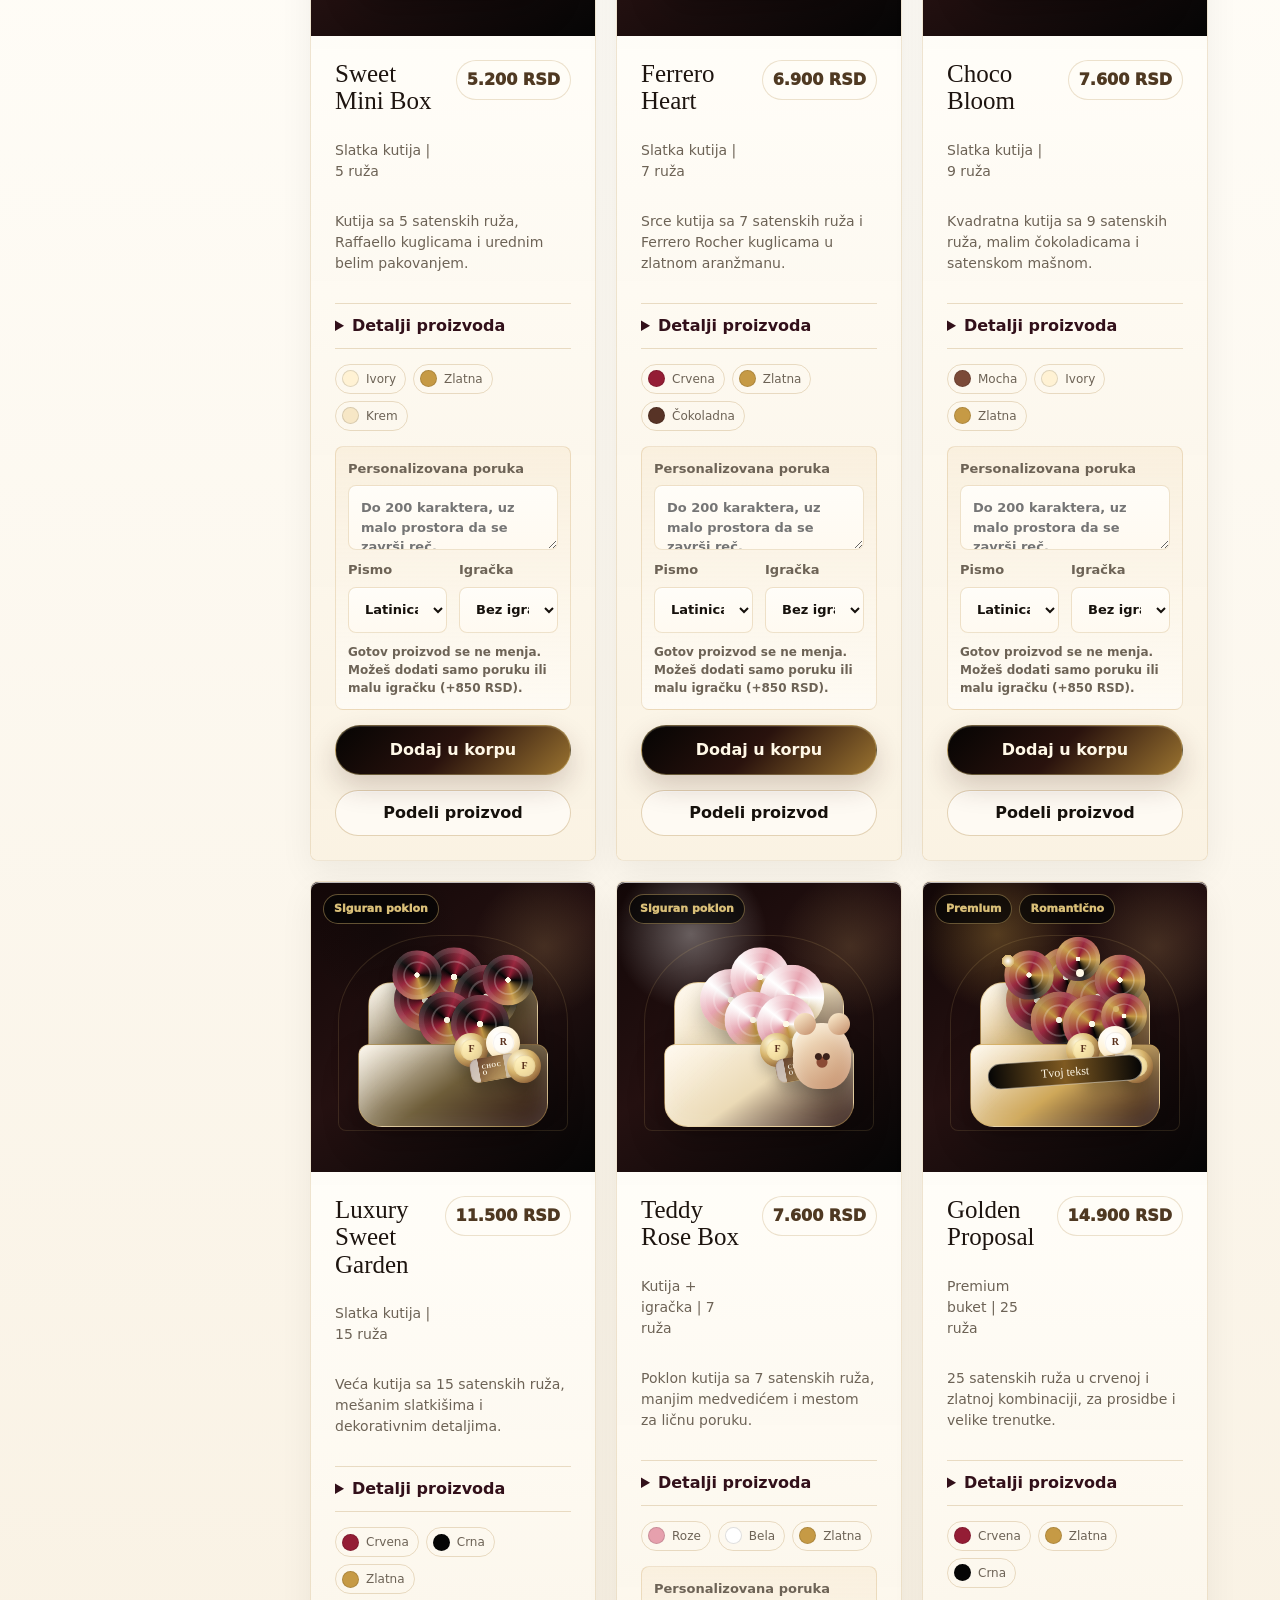
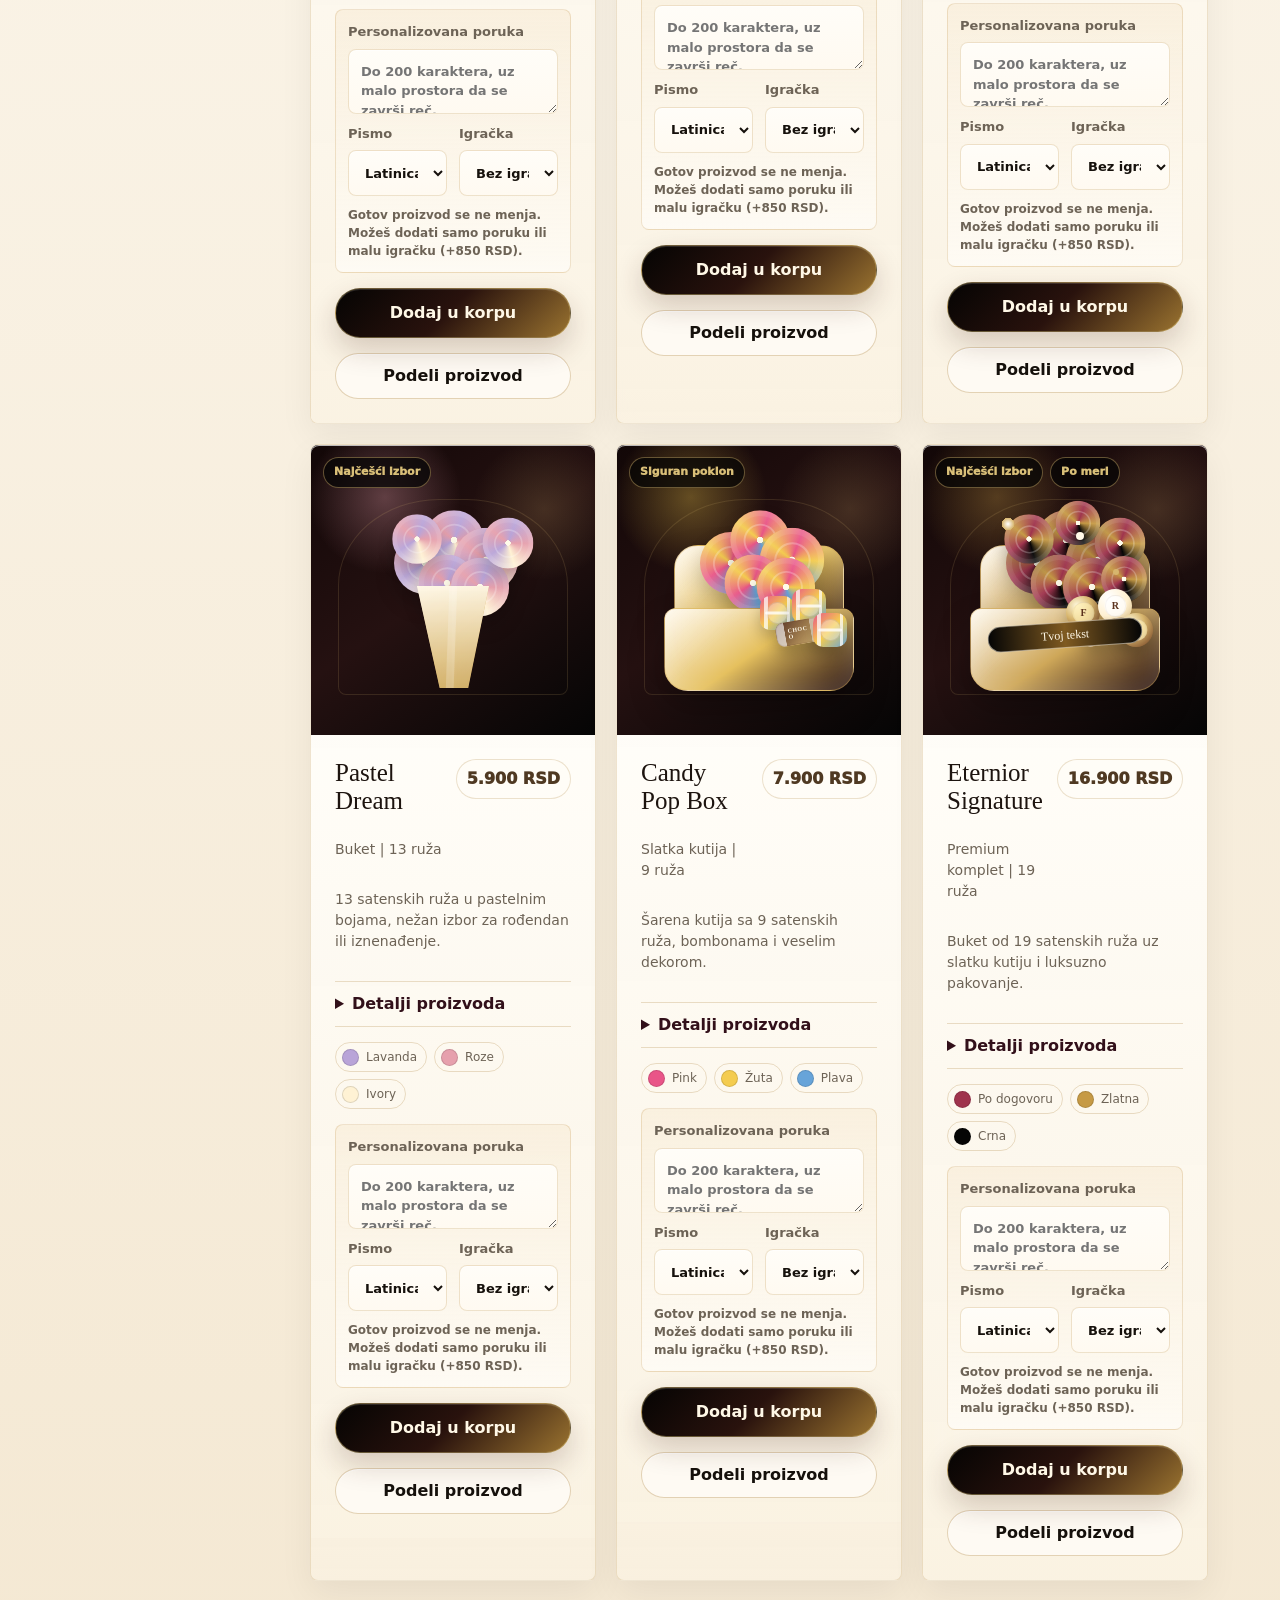
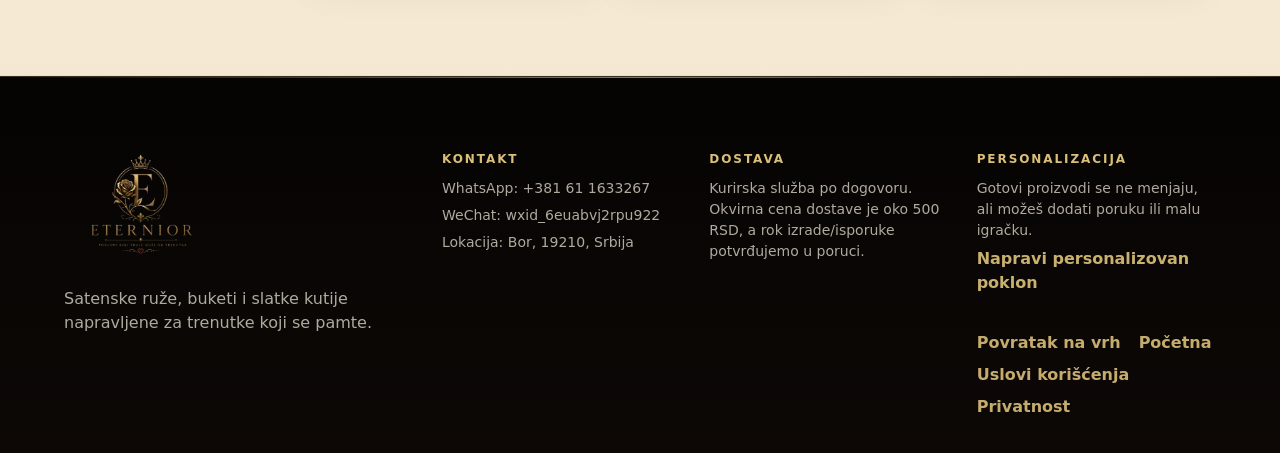
<file: shop.html>
﻿<!doctype html>
<html lang="sr">
  <head>
    <meta charset="UTF-8" />
    <meta name="viewport" content="width=device-width, initial-scale=1.0" />
    <title>Prodavnica | Eternior</title>
    <meta name="description" content="Eternior kolekcija satenskih buketa i slatkih poklon kutija." />
    <meta property="og:title" content="Eternior prodavnica satenskih ruža" />
    <meta property="og:description" content="Pogledaj gotove bukete, slatke kutije i premium poklone. Cene u RSD i EUR." />
    <meta property="og:image" content="assets/eternior_logo.png" />
    <meta property="og:type" content="website" />
    <link rel="icon" type="image/png" href="assets/favicon.png" />
    <link rel="apple-touch-icon" href="assets/favicon.png" />
    <link rel="stylesheet" href="styles.css" />
  </head>
  <body data-page="shop">
    <header class="site-header" id="top">
      <a class="brand" href="index.html" aria-label="Eternior početna">
        <img src="assets/eternior_logo.png" alt="Eternior logo" width="150" height="120" />
      </a>
      <button class="nav-toggle" type="button" data-nav-toggle aria-label="Otvori meni">
        <span></span><span></span><span></span>
      </button>
      <nav class="site-nav" data-nav>
        <a href="index.html" data-i18n="nav.home">Početna</a>
        <a href="shop.html" data-i18n="nav.shop">Prodavnica</a>
        <a href="custom.html" data-i18n="nav.custom">Kreiraj poklon</a>
        <a href="contact.html" data-i18n="nav.contact">Kontakt</a>
      </nav>
      <div class="header-actions">
        <div class="language-switcher" aria-label="Promena jezika">
          <button type="button" data-lang="sr" class="is-active">SR</button>
          <button type="button" data-lang="en">EN</button>
          <button type="button" data-lang="zh">中文</button>
        </div>
        <button class="cart-toggle" type="button" data-open-cart aria-label="Otvori korpu">
          <span data-i18n="cart.title">Korpa</span>
          <b data-cart-count>0</b>
        </button>
      </div>
    </header>

    <main>
      <section class="page-hero shop-hero">
        <p class="eyebrow" data-i18n="shop.eyebrow">Kolekcija</p>
        <h1 data-i18n="shop.title">Izaberi poklon koji govori umesto tebe.</h1>
        <p data-i18n="shop.lead">
          Cene su prikazane u RSD, a možeš ih prebaciti u EUR. Kurs se pokušava osvežiti online,
          a ako nije dostupan koristi se 1 EUR = 118 RSD.
        </p>
        <div class="toolbar">
          <div class="currency-toggle" aria-label="Valuta">
            <button type="button" data-currency="RSD" class="is-active">RSD</button>
            <button type="button" data-currency="EUR">EUR</button>
          </div>
          <span class="rate-note" data-rate-note>1 EUR = 118 RSD</span>
        </div>
      </section>

      <section class="section-shell shop-layout">
        <aside class="filter-box">
          <p class="eyebrow" data-i18n="shop.filterEyebrow">Filter</p>
          <label class="filter-control"><span data-i18n="filter.search">Pretraga</span>
            <input type="search" data-search data-placeholder-i18n="filter.searchPlaceholder" placeholder="npr. crvena, kutija, Ferrero" />
          </label>
          <label class="filter-control"><span data-i18n="filter.budget">Budžet do</span>
            <input type="number" data-max-budget min="1500" step="500" placeholder="npr. 6000" />
          </label>
          <label class="filter-control"><span data-i18n="filter.occasion">Prilika</span>
            <select data-occasion-filter>
              <option value="all">Sve prilike</option>
            </select>
          </label>
          <div class="filter-pills">
            <button type="button" data-filter="all" class="is-active" data-i18n="shop.filterAll">Sve</button>
            <button type="button" data-filter="bouquet" data-i18n="shop.filterBouquets">Buketi</button>
            <button type="button" data-filter="sweet" data-i18n="shop.filterSweet">Slatke kutije</button>
            <button type="button" data-filter="toy" data-i18n="filter.toy">Sa igračkom</button>
            <button type="button" data-filter="premium" data-i18n="shop.filterPremium">Premium</button>
            <button type="button" data-filter="memorial" data-i18n="filter.memorial">Za preminule</button>
          </div>
          <button class="button button-outline dark" type="button" data-reset-filters data-i18n="filter.reset">Resetuj filtere</button>
        </aside>
        <div class="product-grid" data-product-grid></div>
      </section>
    </main>

    <footer class="site-footer">
      <div>
        <img src="assets/eternior_logo.png" alt="Eternior" width="130" height="104" loading="lazy" />
        <p data-i18n="footer.text">Satenske ruže, buketi i slatke kutije napravljene za trenutke koji se pamte.</p>
      </div>
      <div class="footer-columns">
        <div>
          <h3 data-i18n="footer.contactTitle">Kontakt</h3>
          <p>WhatsApp: +381 61 1633267</p>
          <p>WeChat: wxid_6euabvj2rpu922</p>
          <p data-i18n="footer.location">Lokacija: Istočna Srbija</p>
        </div>
        <div>
          <h3 data-i18n="footer.deliveryTitle">Dostava</h3>
          <p data-i18n="footer.deliveryText">Kurirska služba po dogovoru. Okvirna cena dostave je oko 500 RSD.</p>
        </div>
        <div>
          <h3 data-i18n="footer.personalTitle">Personalizacija</h3>
          <p data-i18n="footer.personalText">Gotovi proizvodi se ne menjaju, ali možeš dodati poruku ili malu igračku.</p>
          <a href="custom.html" data-i18n="footer.custom">Napravi personalizovan poklon</a>
          <div class="footer-legal-links">
            <a href="#top" data-i18n="footer.top">Povratak na vrh</a>
            <a href="index.html" data-i18n="footer.home">Početna</a>
            <a href="terms.html" data-i18n="footer.terms">Uslovi korišćenja</a>
            <a href="privacy.html" data-i18n="footer.privacy">Privatnost</a>
          </div>
        </div>
      </div>
    </footer>

    <aside class="cart-panel" data-cart-panel aria-hidden="true"></aside>
    <div class="overlay" data-overlay></div>
    <script src="script.js"></script>
  </body>
</html>
</file>
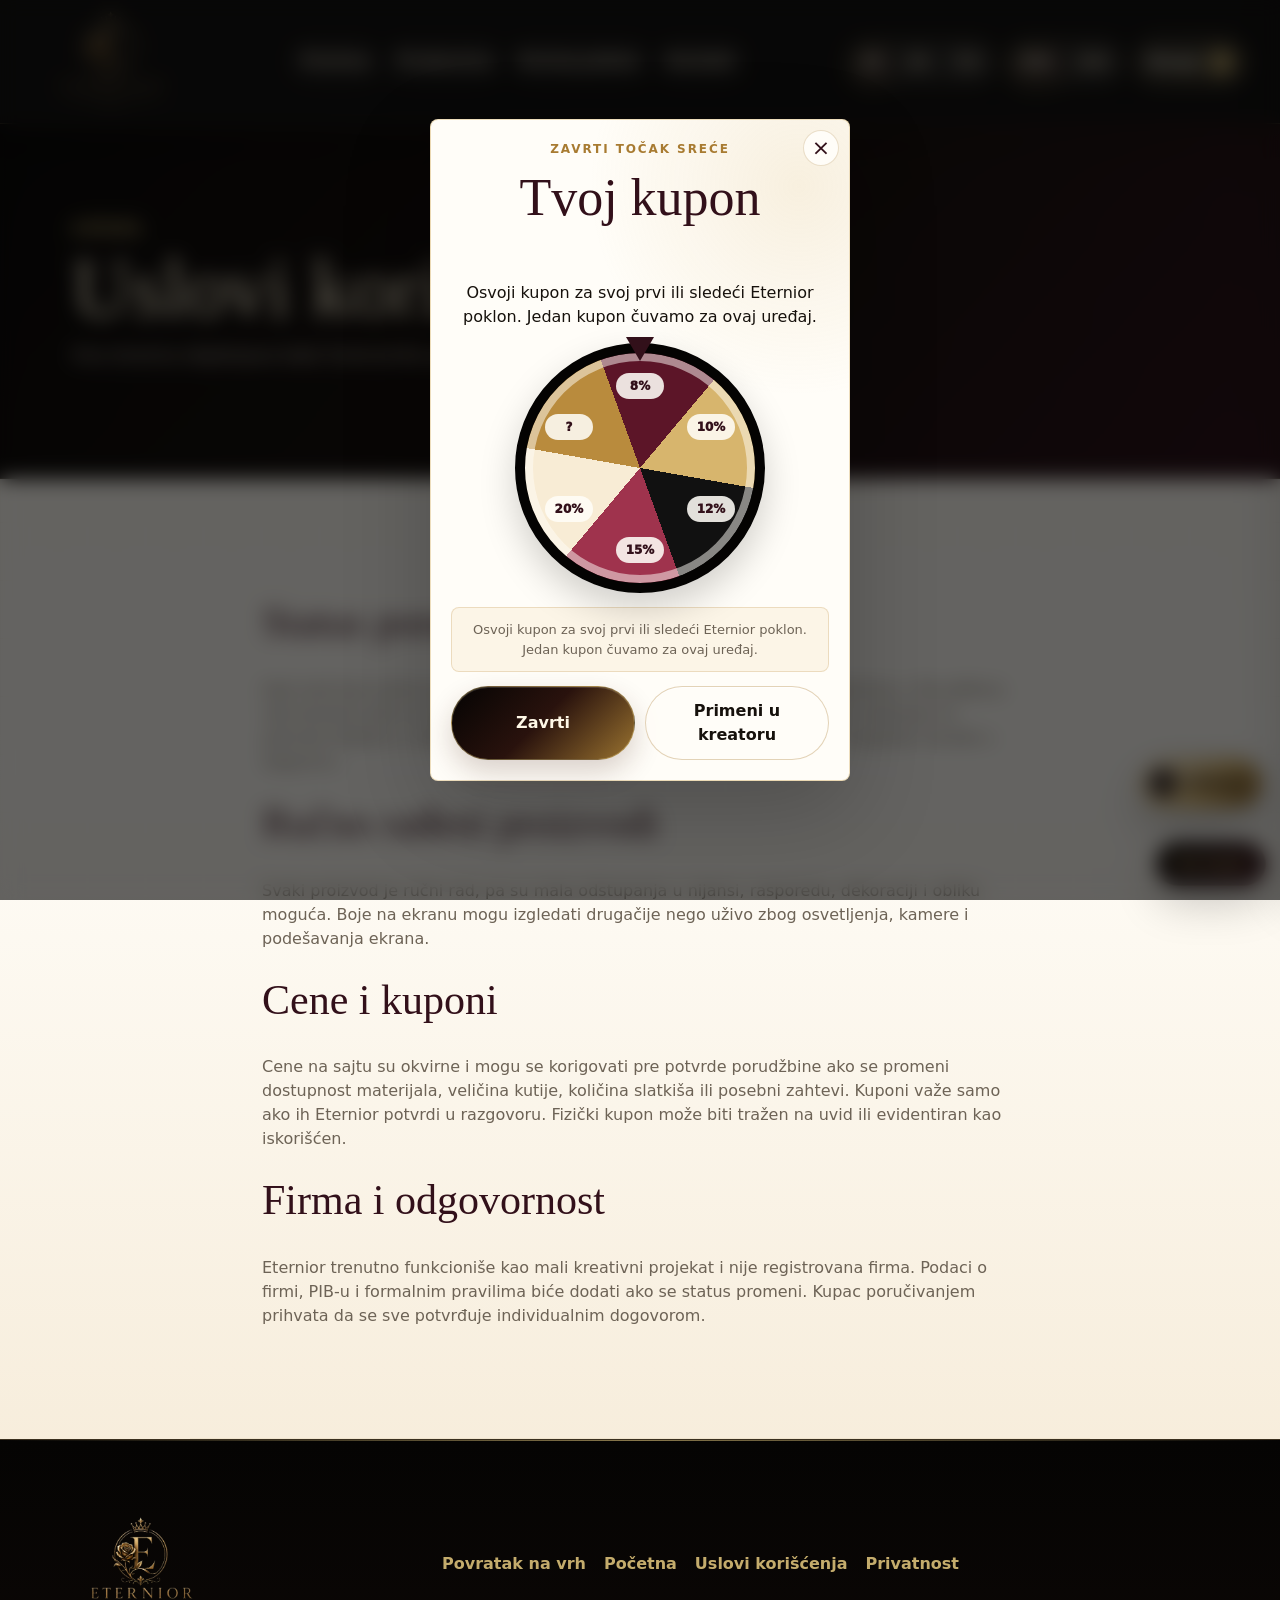
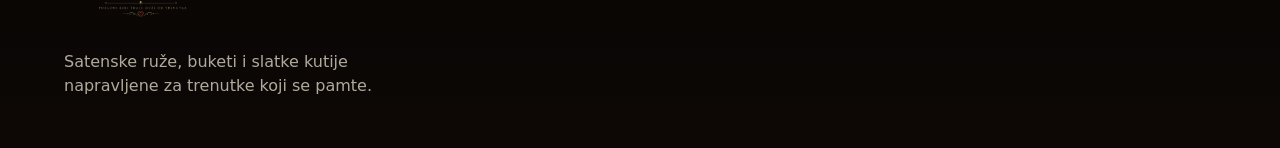
<file: terms.html>
﻿<!doctype html>
<html lang="sr">
  <head>
    <meta charset="UTF-8" />
    <meta name="viewport" content="width=device-width, initial-scale=1.0" />
    <title>Uslovi korišćenja | Eternior</title>
    <link rel="icon" type="image/png" href="assets/favicon.png" />
    <link rel="apple-touch-icon" href="assets/favicon.png" />
    <link rel="stylesheet" href="styles.css" />
  </head>
  <body>
    <header class="site-header" id="top">
      <a class="brand" href="index.html" aria-label="Eternior početna">
        <img src="assets/eternior_logo.png" alt="Eternior logo" width="150" height="120" />
      </a>
      <button class="nav-toggle" type="button" data-nav-toggle aria-label="Otvori meni">
        <span></span><span></span><span></span>
      </button>
      <nav class="site-nav" data-nav>
        <a href="index.html" data-i18n="nav.home">Početna</a>
        <a href="shop.html" data-i18n="nav.shop">Prodavnica</a>
        <a href="custom.html" data-i18n="nav.custom">Kreiraj poklon</a>
        <a href="contact.html" data-i18n="nav.contact">Kontakt</a>
      </nav>
      <div class="header-actions">
        <div class="language-switcher" aria-label="Promena jezika">
          <button type="button" data-lang="sr" class="is-active">SR</button>
          <button type="button" data-lang="en">EN</button>
          <button type="button" data-lang="zh">中文</button>
        </div>
        <div class="currency-toggle compact" aria-label="Valuta">
          <button type="button" data-currency="RSD" class="is-active">RSD</button>
          <button type="button" data-currency="EUR">EUR</button>
        </div>
        <button class="cart-toggle" type="button" data-open-cart aria-label="Otvori korpu">
          <span data-i18n="cart.title">Korpa</span>
          <b data-cart-count>0</b>
        </button>
      </div>
    </header>
    <main>
      <section class="page-hero">
        <p class="eyebrow" data-i18n="legal.eyebrow">Legal</p>
        <h1 data-i18n="terms.title">Uslovi korišćenja</h1>
        <p data-i18n="terms.lead">Ova stranica objašnjava kako funkcioniše poručivanje preko Eternior sajta.</p>
      </section>
      <section class="section-shell legal-page">
        <h2 data-i18n="terms.orderTitle">Status porudžbine</h2>
        <p data-i18n="terms.orderText">Sajt služi kao online katalog i alat za slanje upita preko WhatsApp-a. Porudžbina nije konačna dok se dostupnost, cena, rok izrade, dostava i način plaćanja ne potvrde direktno u WhatsApp komunikaciji.</p>
        <h2 data-i18n="terms.handmadeTitle">Ručno rađeni proizvodi</h2>
        <p data-i18n="terms.handmadeText">Svaki proizvod je ručni rad, pa su mala odstupanja u nijansi, rasporedu, dekoraciji i obliku moguća. Boje na ekranu mogu izgledati drugačije nego uživo zbog osvetljenja, kamere i podešavanja ekrana.</p>
        <h2 data-i18n="terms.pricesTitle">Cene i kuponi</h2>
        <p data-i18n="terms.pricesText">Cene na sajtu su okvirne i mogu se korigovati pre potvrde porudžbine ako se promeni dostupnost materijala, veličina kutije, količina slatkiša ili posebni zahtevi. Kuponi važe samo ako ih Eternior potvrdi u razgovoru.</p>
        <h2 data-i18n="terms.statusTitle">Firma i odgovornost</h2>
        <p data-i18n="terms.statusText">Eternior trenutno funkcioniše kao mali kreativni projekat i nije registrovana firma. Podaci o firmi, PIB-u i formalnim pravilima biće dodati ako se status promeni. Kupac poručivanjem prihvata da se sve potvrđuje individualnim dogovorom.</p>
      </section>
    </main>
    <footer class="site-footer compact-footer">
      <div>
        <img src="assets/eternior_logo.png" alt="Eternior" width="130" height="104" loading="lazy" />
        <p data-i18n="footer.text">Satenske ruže, buketi i slatke kutije napravljene za trenutke koji se pamte.</p>
      </div>
      <div class="footer-legal-links">
        <a href="#top" data-i18n="footer.top">Povratak na vrh</a>
        <a href="index.html" data-i18n="footer.home">Početna</a>
        <a href="terms.html" data-i18n="footer.terms">Uslovi korišćenja</a>
        <a href="privacy.html" data-i18n="footer.privacy">Privatnost</a>
      </div>
    </footer>
    <aside class="cart-panel" data-cart-panel aria-hidden="true"></aside>
    <div class="overlay" data-overlay></div>
    <script src="script.js"></script>
  </body>
</html>
</file>
<file: styles.css>
:root {
  --black: #050505;
  --ink: #17120d;
  --paper: #fffaf1;
  --cream: #f8ecd5;
  --champagne: #d7b56d;
  --gold: #b98b3d;
  --rose: #9f334d;
  --wine: #5c1528;
  --sage: #6f7b68;
  --muted: #74695b;
  --line: rgba(185, 139, 61, 0.28);
  --shadow: 0 22px 70px rgba(5, 5, 5, 0.22);
  --soft-gold: rgba(215, 181, 109, 0.18);
  --soft-rose: rgba(159, 51, 77, 0.08);
}

* {
  box-sizing: border-box;
}

[hidden] {
  display: none !important;
}

html {
  scroll-behavior: smooth;
}

body {
  margin: 0;
  background:
    radial-gradient(circle at 12% 0%, rgba(215, 181, 109, 0.16), transparent 30%),
    radial-gradient(circle at 88% 12%, rgba(159, 51, 77, 0.08), transparent 24%),
    linear-gradient(180deg, #fffaf1 0%, #fffdf8 42%, #f8ecd5 100%);
  color: var(--ink);
  font-family: Inter, ui-sans-serif, system-ui, -apple-system, BlinkMacSystemFont, "Segoe UI", sans-serif;
  line-height: 1.5;
  overflow-x: hidden;
}

body,
button,
input,
select,
textarea {
  overflow-wrap: anywhere;
}

body.no-scroll {
  overflow: hidden;
}

img {
  max-width: 100%;
  display: block;
}

a {
  color: inherit;
  text-decoration: none;
}

button,
input,
select,
textarea {
  font: inherit;
}

button {
  cursor: pointer;
}

button,
.button,
.product-card,
.checkout-section,
.cart-item {
  transition: transform 220ms ease, border-color 220ms ease, box-shadow 220ms ease, background 220ms ease;
}

.site-header {
  position: sticky;
  top: 0;
  z-index: 30;
  display: grid;
  grid-template-columns: auto 44px;
  gap: 12px;
  align-items: center;
  padding: 10px 14px;
  border-bottom: 1px solid rgba(215, 181, 109, 0.34);
  background: rgba(5, 5, 5, 0.92);
  color: var(--cream);
  backdrop-filter: blur(16px);
  min-width: 0;
}

.brand img {
  width: 122px;
  height: auto;
}

.nav-toggle {
  display: grid;
  gap: 4px;
  justify-self: end;
  width: 44px;
  height: 44px;
  place-content: center;
  border: 1px solid rgba(215, 181, 109, 0.42);
  border-radius: 999px;
  background: transparent;
}

.nav-toggle span {
  width: 18px;
  height: 2px;
  border-radius: 999px;
  background: var(--champagne);
}

.site-nav,
.header-actions {
  display: none;
}

.site-nav.is-open,
.header-actions.is-open {
  display: flex;
  grid-column: 1 / -1;
}

.site-nav {
  flex-direction: column;
  gap: 4px;
  padding-top: 8px;
}

.site-nav a {
  padding: 12px 4px;
  color: rgba(248, 236, 213, 0.82);
  font-size: 15px;
}

.site-nav a[aria-current="page"] {
  color: var(--champagne);
}

.header-actions {
  flex-wrap: wrap;
  gap: 10px;
  align-items: center;
  min-width: 0;
}

.language-switcher,
.currency-toggle {
  display: inline-flex;
  gap: 4px;
  padding: 4px;
  border: 1px solid var(--line);
  border-radius: 999px;
  background: rgba(255, 250, 241, 0.08);
}

.language-switcher button,
.currency-toggle button,
.filter-box button {
  min-height: 34px;
  border: 0;
  border-radius: 999px;
  background: transparent;
  color: inherit;
  font-size: 13px;
  font-weight: 800;
}

.language-switcher button,
.currency-toggle button {
  padding: 0 11px;
}

.language-switcher button.is-active,
.currency-toggle button.is-active {
  background: linear-gradient(135deg, var(--champagne), #fff1ba 45%, var(--gold));
  color: var(--black);
}

.cart-toggle {
  display: inline-flex;
  align-items: center;
  gap: 9px;
  min-height: 42px;
  padding: 0 13px;
  border: 1px solid var(--champagne);
  border-radius: 999px;
  background: var(--champagne);
  color: var(--black);
  font-weight: 900;
}

.cart-toggle b {
  display: grid;
  min-width: 22px;
  height: 22px;
  place-items: center;
  border-radius: 50%;
  background: var(--black);
  color: var(--champagne);
  font-size: 12px;
}

.hero {
  position: relative;
  display: grid;
  min-height: 88vh;
  overflow: hidden;
  background: var(--black);
}

.hero-media {
  position: absolute;
  inset: 0;
  background:
    radial-gradient(circle at 82% 18%, rgba(215, 181, 109, 0.24), transparent 24%),
    radial-gradient(circle at 34% 80%, rgba(159, 51, 77, 0.22), transparent 26%),
    linear-gradient(180deg, rgba(5, 5, 5, 0.08), rgba(5, 5, 5, 0.78)),
    linear-gradient(135deg, #050505, #1b0f0b);
  background-position: center;
  background-size: cover;
  opacity: 0.88;
}

.gift-scene {
  position: absolute;
  right: clamp(18px, 8vw, 110px);
  bottom: clamp(54px, 10vh, 112px);
  width: min(440px, 82vw);
  height: 300px;
  opacity: 0.96;
}

.door {
  position: absolute;
  right: 22px;
  bottom: 0;
  width: 118px;
  height: 212px;
  border: 2px solid rgba(215, 181, 109, 0.72);
  border-radius: 64px 64px 6px 6px;
  background: linear-gradient(135deg, #2b1710, #050505);
  box-shadow: inset 0 0 28px rgba(215, 181, 109, 0.16), 0 26px 70px rgba(0, 0, 0, 0.45);
}

.door::after {
  content: "";
  position: absolute;
  right: 16px;
  top: 104px;
  width: 9px;
  height: 9px;
  border-radius: 50%;
  background: var(--champagne);
}

.boy,
.girl {
  position: absolute;
  bottom: 18px;
  width: 58px;
  height: 112px;
  border-radius: 32px 32px 16px 16px;
}

.boy {
  left: 36px;
  background: linear-gradient(#f4c7a2 0 26px, #1c4f8c 27px 72px, #111 73px);
  animation: boyWalk 10s ease-in-out infinite;
}

.girl {
  right: 54px;
  background: linear-gradient(#f4c7a2 0 26px, #e6a0ad 27px 84px, #7d2741 85px);
  animation: girlOpen 10s ease-in-out infinite;
}

.boy::before,
.girl::before {
  content: "";
  position: absolute;
  top: -22px;
  left: 13px;
  width: 32px;
  height: 32px;
  border-radius: 50%;
  background: #f4c7a2;
  box-shadow: inset 0 -6px 0 rgba(92, 21, 40, 0.22);
}

.gift-bouquet {
  position: absolute;
  left: 104px;
  bottom: 84px;
  width: 86px;
  height: 78px;
  transform-origin: bottom center;
  animation: bouquetGive 10s ease-in-out infinite;
}

.gift-bouquet::before {
  content: "";
  position: absolute;
  inset: 0;
  background:
    radial-gradient(circle at 22% 26%, #d7b56d 0 10px, transparent 11px),
    radial-gradient(circle at 50% 16%, #9f334d 0 12px, transparent 13px),
    radial-gradient(circle at 78% 30%, #fff2d4 0 10px, transparent 11px),
    linear-gradient(70deg, transparent 43%, #6f7b68 44% 48%, transparent 49%),
    linear-gradient(105deg, transparent 48%, #6f7b68 49% 53%, transparent 54%);
}

.gift-bouquet::after {
  content: "";
  position: absolute;
  left: 22px;
  bottom: 0;
  width: 42px;
  height: 34px;
  clip-path: polygon(0 0, 100% 0, 68% 100%, 32% 100%);
  background: linear-gradient(135deg, #fff2d4, #d7b56d);
}

.heart {
  position: absolute;
  width: 18px;
  height: 18px;
  background: var(--rose);
  transform: rotate(45deg);
  opacity: 0;
  animation: heartFloat 10s ease-in-out infinite;
}

.heart::before,
.heart::after {
  content: "";
  position: absolute;
  width: 18px;
  height: 18px;
  border-radius: 50%;
  background: inherit;
}

.heart::before {
  left: -9px;
}

.heart::after {
  top: -9px;
}

.heart.h1 {
  right: 126px;
  top: 62px;
}

.heart.h2 {
  right: 82px;
  top: 92px;
  animation-delay: 0.7s;
}

.hero-content {
  position: relative;
  z-index: 1;
  align-self: end;
  width: min(100%, 760px);
  padding: 120px 18px 42px;
  color: var(--cream);
  min-width: 0;
}

.eyebrow {
  margin: 0 0 10px;
  color: var(--gold);
  font-size: 12px;
  font-weight: 900;
  letter-spacing: 0.12em;
  text-transform: uppercase;
}

h1,
h2,
h3,
p {
  margin-top: 0;
}

h1,
h2,
h3 {
  font-family: Georgia, "Times New Roman", serif;
  font-weight: 500;
  letter-spacing: 0;
}

h1 {
  margin-bottom: 18px;
  font-size: clamp(46px, 15vw, 118px);
  line-height: 0.9;
}

h2 {
  font-size: clamp(32px, 10vw, 64px);
  line-height: 1;
}

h3 {
  font-size: 25px;
  line-height: 1.1;
}

.hero p:not(.eyebrow),
.page-hero p,
.intro-copy p,
.feature-card p,
.section-heading p,
.builder-card p,
.steps p,
.contact-card p {
  color: var(--muted);
}

.hero p:not(.eyebrow) {
  max-width: 650px;
  color: rgba(248, 236, 213, 0.86);
  font-size: 18px;
}

.hero-actions,
.toolbar {
  display: flex;
  flex-wrap: wrap;
  gap: 12px;
  align-items: center;
}

.hero-actions {
  margin-top: 28px;
}

.button {
  position: relative;
  isolation: isolate;
  display: inline-flex;
  align-items: center;
  justify-content: center;
  min-height: 48px;
  overflow: hidden;
  padding: 12px 18px;
  border: 1px solid transparent;
  border-radius: 6px;
  font-weight: 900;
  text-align: center;
  transition: transform 180ms ease, box-shadow 180ms ease, border-color 180ms ease;
}

.button::before {
  content: "";
  position: absolute;
  inset: -40% -70%;
  z-index: -1;
  background: linear-gradient(110deg, transparent 30%, rgba(255, 255, 255, 0.55), transparent 60%);
  transform: translateX(-60%) rotate(8deg);
  transition: transform 520ms ease;
}

.button:hover {
  transform: translateY(-2px);
  box-shadow: 0 16px 36px rgba(92, 21, 40, 0.24);
}

.button:hover::before {
  transform: translateX(60%) rotate(8deg);
}

.button-primary {
  border-color: rgba(215, 181, 109, 0.24);
  background:
    linear-gradient(135deg, rgba(255, 255, 255, 0.08), transparent 42%),
    linear-gradient(135deg, var(--wine), var(--rose));
  color: #fff;
  box-shadow: 0 14px 30px rgba(92, 21, 40, 0.2);
}

.button-outline {
  border-color: rgba(248, 236, 213, 0.52);
  background: rgba(5, 5, 5, 0.18);
  color: var(--cream);
}

.button-outline.dark {
  border-color: var(--gold);
  background: rgba(255, 253, 248, 0.58);
  color: var(--ink);
}

.signature-strip {
  display: grid;
  background: var(--black);
  color: var(--champagne);
}

.signature-strip span {
  padding: 16px 18px;
  border-top: 1px solid rgba(215, 181, 109, 0.26);
  text-align: center;
  font-size: 13px;
  font-weight: 800;
}

.sales-ribbon {
  display: grid;
  gap: 8px;
  padding: 18px;
  border-block: 1px solid var(--line);
  background: linear-gradient(135deg, #fffdf8, #f8ecd5);
  text-align: center;
}

.sales-ribbon strong {
  color: var(--wine);
  font-family: Georgia, serif;
  font-size: 25px;
  font-weight: 500;
}

.sales-ribbon span {
  color: var(--muted);
}

.sales-ribbon a {
  color: var(--wine);
  font-weight: 950;
}

.section-shell {
  padding: 52px 18px;
}

.intro-grid,
.custom-grid,
.shop-layout,
.steps,
.contact-card {
  display: grid;
  gap: 18px;
}

.feature-card,
.builder-card,
.filter-box,
.steps article,
.contact-card {
  border: 1px solid var(--line);
  border-radius: 8px;
  background: rgba(255, 250, 241, 0.84);
  box-shadow: 0 14px 44px rgba(5, 5, 5, 0.08);
}

.feature-card,
.builder-card,
.steps article,
.contact-card {
  padding: 22px;
}

.feature-number,
.steps span {
  color: var(--gold);
  font-weight: 900;
}

.faq-list {
  display: grid;
  gap: 10px;
  max-width: 900px;
  margin: 0 auto;
}

.faq-list details {
  padding: 16px;
  border: 1px solid var(--line);
  border-radius: 8px;
  background: #fffdf8;
}

.faq-list summary {
  color: var(--wine);
  cursor: pointer;
  font-weight: 950;
}

.faq-list p {
  margin: 10px 0 0;
  color: var(--muted);
}

.legal-page {
  max-width: 900px;
  margin: 0 auto;
}

.legal-page h2 {
  margin-top: 28px;
  font-size: clamp(26px, 5vw, 42px);
}

.legal-page p {
  color: var(--muted);
}

.section-heading {
  max-width: 720px;
  margin: 0 auto 28px;
  text-align: center;
}

.product-grid {
  display: grid;
  gap: 16px;
}

.product-card {
  overflow: hidden;
  border: 1px solid var(--line);
  border-radius: 8px;
  background: #fffdf8;
  box-shadow: 0 14px 44px rgba(5, 5, 5, 0.08);
}

.product-card:hover {
  border-color: rgba(185, 139, 61, 0.5);
  box-shadow: 0 22px 60px rgba(5, 5, 5, 0.13);
  transform: translateY(-3px);
}

.product-image {
  position: relative;
  min-height: 230px;
  overflow: hidden;
  background-color: var(--black);
}

.product-badges {
  position: absolute;
  z-index: 3;
  top: 12px;
  left: 12px;
  right: 12px;
  display: flex;
  flex-wrap: wrap;
  gap: 7px;
}

.product-badges span {
  min-height: 28px;
  padding: 6px 10px;
  border: 1px solid rgba(215, 181, 109, 0.44);
  border-radius: 999px;
  background: rgba(5, 5, 5, 0.72);
  color: var(--champagne);
  font-size: 11px;
  font-weight: 950;
  backdrop-filter: blur(8px);
}

.satin-visual {
  background:
    radial-gradient(circle at 28% 24%, rgba(255, 255, 255, 0.2), transparent 18%),
    linear-gradient(135deg, var(--visual-a), var(--visual-b));
}

.satin-visual::before,
.satin-visual::after {
  content: "";
  position: absolute;
  inset: auto 12% 18% 12%;
  height: 34%;
  border-radius: 50% 50% 18px 18px;
  background: linear-gradient(135deg, rgba(5, 5, 5, 0.72), rgba(215, 181, 109, 0.2));
}

.satin-visual .satin-rose {
  animation: satinBloom 5.8s ease-in-out infinite;
}

.satin-visual .r2 {
  animation-delay: 900ms;
}

.satin-visual .r3 {
  animation-delay: 1600ms;
}

.satin-visual::after {
  inset: auto 18% 11% 18%;
  height: 12%;
  border-radius: 999px;
  background: rgba(5, 5, 5, 0.44);
}

.satin-rose {
  position: absolute;
  z-index: 1;
  display: block;
  width: 96px;
  height: 96px;
  border-radius: 50%;
  background:
    radial-gradient(circle at center, var(--petal-light) 0 10%, transparent 11%),
    repeating-radial-gradient(circle at center, transparent 0 10px, var(--petal-light) 11px 15px, var(--petal-dark) 16px 22px, transparent 23px 31px);
  box-shadow: inset 0 0 18px rgba(255, 255, 255, 0.24), 0 18px 38px rgba(5, 5, 5, 0.24);
}

.satin-rose.r1 {
  top: 22%;
  left: 18%;
}

.satin-rose.r2 {
  top: 16%;
  right: 20%;
  transform: scale(0.9) rotate(16deg);
}

.satin-rose.r3 {
  top: 36%;
  left: 38%;
  transform: scale(1.08) rotate(-10deg);
}

.satin-box {
  position: absolute;
  z-index: 0;
  left: 20%;
  right: 20%;
  bottom: 12%;
  height: 30%;
  border: 1px solid rgba(215, 181, 109, 0.45);
  border-radius: 16px 16px 8px 8px;
  background: linear-gradient(135deg, rgba(255, 250, 241, 0.16), rgba(5, 5, 5, 0.45));
}

.visual-champagne { --visual-a: #2c2015; --visual-b: #d7b56d; --petal-light: #fff2d4; --petal-dark: #d7b56d; }
.visual-ruby { --visual-a: #1b060b; --visual-b: #9f334d; --petal-light: #d65d74; --petal-dark: #5c1528; }
.visual-noir { --visual-a: #050505; --visual-b: #b98b3d; --petal-light: #d7b56d; --petal-dark: #050505; }
.visual-blush { --visual-a: #4d2430; --visual-b: #f0b4c0; --petal-light: #ffd9df; --petal-dark: #c06b7d; }
.visual-blue { --visual-a: #07111f; --visual-b: #1c4f8c; --petal-light: #8bbbe8; --petal-dark: #143769; }
.visual-ivory { --visual-a: #2c2a24; --visual-b: #fff2d4; --petal-light: #fffaf1; --petal-dark: #d7c29d; }
.visual-sweet { --visual-a: #6a2d3e; --visual-b: #f8ecd5; --petal-light: #fff2d4; --petal-dark: #d7b56d; }
.visual-heart { --visual-a: #5c1528; --visual-b: #d7b56d; --petal-light: #e96278; --petal-dark: #8d1830; }
.visual-choco { --visual-a: #2b1710; --visual-b: #7b4a38; --petal-light: #fff2d4; --petal-dark: #9b6a4d; }
.visual-garden { --visual-a: #050505; --visual-b: #9f334d; --petal-light: #d7b56d; --petal-dark: #5c1528; }
.visual-teddy { --visual-a: #f0b4c0; --visual-b: #573326; --petal-light: #ffd9df; --petal-dark: #c06b7d; }
.visual-proposal { --visual-a: #5c1528; --visual-b: #b98b3d; --petal-light: #f3cc78; --petal-dark: #9f334d; }
.visual-pastel { --visual-a: #b9a4d8; --visual-b: #e6a0ad; --petal-light: #fff2d4; --petal-dark: #b9a4d8; }
.visual-candy { --visual-a: #e95588; --visual-b: #67a4d9; --petal-light: #f4cc4f; --petal-dark: #e95588; }
.visual-signature { --visual-a: #050505; --visual-b: #d7b56d; --petal-light: #fff2d4; --petal-dark: #9f334d; }

.product-body {
  display: grid;
  gap: 13px;
  padding: 18px;
}

.product-meta {
  display: flex;
  justify-content: space-between;
  gap: 14px;
  min-width: 0;
}

.product-meta p,
.product-description {
  color: var(--muted);
  font-size: 14px;
}

.product-meta h3,
.product-description,
.product-details,
.product-addons,
.cart-item,
.footer-columns {
  min-width: 0;
}

.product-details {
  border-top: 1px solid var(--line);
  border-bottom: 1px solid var(--line);
  padding: 10px 0;
}

.product-details summary {
  color: var(--wine);
  cursor: pointer;
  font-weight: 900;
}

.product-details ul {
  display: grid;
  gap: 7px;
  margin: 10px 0 0;
  padding-left: 18px;
  color: var(--muted);
  font-size: 13px;
}

.product-addons {
  display: grid;
  gap: 10px;
  padding: 12px;
  border: 1px solid rgba(185, 139, 61, 0.22);
  border-radius: 8px;
  background: rgba(248, 236, 213, 0.42);
}

.product-addons small,
label small {
  color: var(--muted);
  font-size: 12px;
  font-weight: 700;
}

.share-button {
  min-height: 42px;
  border: 1px solid var(--line);
  border-radius: 6px;
  background: transparent;
  color: var(--wine);
  font-weight: 900;
}

.price {
  color: var(--wine);
  font-weight: 950;
  white-space: nowrap;
}

.swatches {
  display: flex;
  flex-wrap: wrap;
  gap: 7px;
}

.swatch {
  display: inline-flex;
  align-items: center;
  gap: 7px;
  min-height: 29px;
  padding: 5px 9px 5px 6px;
  border: 1px solid var(--line);
  border-radius: 999px;
  color: var(--muted);
  font-size: 12px;
}

.swatch::before {
  content: "";
  width: 15px;
  height: 15px;
  border: 1px solid rgba(5, 5, 5, 0.13);
  border-radius: 50%;
  background: var(--swatch);
}

.page-hero {
  padding: 84px 18px 42px;
  background:
    radial-gradient(circle at top right, rgba(215, 181, 109, 0.18), transparent 34%),
    linear-gradient(135deg, #0a0908, #18100c);
  color: var(--cream);
}

.page-hero h1 {
  max-width: 930px;
  font-size: clamp(38px, 12vw, 82px);
}

.page-hero p {
  max-width: 720px;
  color: rgba(248, 236, 213, 0.78);
  font-size: 17px;
}

.toolbar {
  margin-top: 22px;
}

.rate-note {
  color: rgba(248, 236, 213, 0.76);
  font-size: 13px;
}

.filter-box {
  display: grid;
  position: sticky;
  top: 74px;
  z-index: 2;
  gap: 7px;
  padding: 12px;
}

.filter-box .eyebrow {
  display: none;
}

.filter-pills {
  display: flex;
  flex-wrap: wrap;
  gap: 7px;
}

.filter-box button {
  flex: 0 0 auto;
  padding: 0 12px;
  border: 1px solid var(--line);
  color: var(--ink);
}

.filter-box button.is-active {
  background: var(--black);
  color: var(--champagne);
}

.builder-card {
  display: grid;
  gap: 14px;
}

.builder-total {
  display: flex;
  justify-content: space-between;
  gap: 18px;
  padding: 14px;
  border: 1px solid var(--line);
  border-radius: 8px;
  background: var(--black);
  color: var(--champagne);
}

.builder-total strong {
  color: var(--cream);
}

.builder-note,
.color-note,
.coupon-status {
  margin: 0;
  color: var(--muted);
  font-size: 13px;
}

.color-picker-block,
.coupon-box {
  display: grid;
  gap: 10px;
  padding: 12px;
  border: 1px solid rgba(185, 139, 61, 0.22);
  border-radius: 8px;
  background: rgba(248, 236, 213, 0.42);
}

.builder-perks {
  display: grid;
  grid-template-columns: repeat(auto-fit, minmax(132px, 1fr));
  gap: 8px;
}

.builder-perks span {
  display: grid;
  min-height: 38px;
  place-items: center;
  padding: 8px 10px;
  border: 1px solid rgba(185, 139, 61, 0.24);
  border-radius: 999px;
  background: #fffdf8;
  color: var(--wine);
  font-size: 12px;
  font-weight: 950;
  text-align: center;
}

.coupon-quick {
  width: 100%;
}

.color-palette {
  display: grid;
  grid-template-columns: repeat(auto-fit, minmax(104px, 1fr));
  gap: 8px;
}

.color-palette button {
  display: flex;
  align-items: center;
  gap: 8px;
  min-height: 38px;
  border: 1px solid var(--line);
  border-radius: 999px;
  background: #fffdf8;
  color: var(--ink);
  font-size: 12px;
  font-weight: 900;
}

.color-palette button span {
  width: 18px;
  height: 18px;
  border: 1px solid rgba(5, 5, 5, 0.18);
  border-radius: 50%;
  background: var(--swatch);
}

.color-palette button.is-active {
  border-color: var(--wine);
  box-shadow: 0 0 0 3px rgba(92, 21, 40, 0.12);
}

.checkbox-line {
  display: flex;
  align-items: center;
  gap: 10px;
}

.checkbox-line input {
  width: 18px;
  min-height: 18px;
}

.sweets-grid {
  display: grid;
  grid-template-columns: repeat(2, minmax(0, 1fr));
  gap: 12px;
}

.field-row {
  display: grid;
  gap: 12px;
}

label {
  display: grid;
  gap: 7px;
  color: var(--muted);
  font-size: 13px;
  font-weight: 900;
}

input,
select,
textarea {
  width: 100%;
  min-width: 0;
  border: 1px solid rgba(185, 139, 61, 0.24);
  border-radius: 6px;
  background:
    linear-gradient(180deg, #fffdf8, #fffaf1);
  color: var(--ink);
  outline: none;
  box-shadow: inset 0 1px 0 rgba(255, 255, 255, 0.65);
}

input,
select {
  min-height: 46px;
  padding: 0 12px;
}

textarea {
  resize: vertical;
  padding: 12px;
}

input:focus,
select:focus,
textarea:focus {
  border-color: var(--gold);
  box-shadow: 0 0 0 3px rgba(185, 139, 61, 0.18), 0 10px 26px rgba(5, 5, 5, 0.06);
}

.is-invalid {
  border-color: var(--rose) !important;
  box-shadow: 0 0 0 3px rgba(159, 51, 77, 0.14) !important;
}

.concierge {
  background:
    radial-gradient(circle at 80% 18%, rgba(215, 181, 109, 0.22), transparent 24%),
    radial-gradient(circle at 20% 85%, rgba(159, 51, 77, 0.16), transparent 26%),
    linear-gradient(rgba(255, 250, 241, 0.92), rgba(255, 250, 241, 0.92));
  background-position: center;
  background-size: cover;
}

.concierge form {
  display: grid;
  gap: 14px;
}

.suggestion {
  display: none;
  padding: 16px;
  border: 1px solid var(--line);
  border-radius: 8px;
  background: #fffdf8;
}

.suggestion.is-visible {
  display: grid;
  gap: 10px;
}

.auto-gallery {
  overflow: hidden;
  margin: 0 0 28px;
  border-block: 1px solid var(--line);
  padding-block: 14px;
}

.gallery-track {
  display: flex;
  gap: 14px;
  width: max-content;
  animation: gallerySlide 34s linear infinite;
}

.gallery-item {
  display: grid;
  align-content: end;
  width: min(260px, 72vw);
  min-height: 150px;
  padding: 16px;
  border: 1px solid rgba(215, 181, 109, 0.34);
  border-radius: 8px;
  background:
    radial-gradient(circle at 34% 28%, var(--petal-light) 0 18px, transparent 19px),
    radial-gradient(circle at 62% 36%, var(--petal-dark) 0 22px, transparent 23px),
    linear-gradient(135deg, var(--visual-a), var(--visual-b));
  color: var(--cream);
  box-shadow: 0 18px 42px rgba(5, 5, 5, 0.12);
}

.gallery-item span {
  font-family: Georgia, serif;
  font-size: 23px;
}

.gallery-item strong {
  color: var(--champagne);
}

.cart-panel {
  position: fixed;
  z-index: 50;
  inset: 0 0 0 auto;
  display: grid;
  grid-template-rows: auto minmax(0, 1fr) auto;
  width: min(480px, 100%);
  height: 100dvh;
  padding: 14px;
  background:
    radial-gradient(circle at 85% 0%, rgba(215, 181, 109, 0.16), transparent 34%),
    linear-gradient(180deg, rgba(255, 253, 248, 0.98), rgba(248, 236, 213, 0.78)),
    #fffdf8;
  box-shadow: -24px 0 80px rgba(5, 5, 5, 0.24);
  transform: translateX(105%);
  transition: transform 240ms ease;
}

.cart-panel.is-open {
  transform: translateX(0);
}

.cart-header {
  display: flex;
  justify-content: space-between;
  gap: 18px;
  padding: 8px 2px 14px;
  border-bottom: 1px solid var(--line);
}

.cart-header h2 {
  font-size: clamp(30px, 8vw, 42px);
}

.icon-button {
  display: grid;
  width: 42px;
  height: 42px;
  place-items: center;
  border: 1px solid var(--line);
  border-radius: 50%;
  background: transparent;
}

.cart-items {
  display: grid;
  align-content: start;
  gap: 12px;
  overflow: auto;
  padding: 14px 0;
  min-height: 0;
}

.cart-section-title {
  margin: 0;
  color: var(--gold);
  font-size: 11px;
  font-weight: 950;
  letter-spacing: 0;
  text-transform: uppercase;
}

.cart-order-id {
  display: flex;
  align-items: center;
  justify-content: space-between;
  gap: 10px;
  margin: 0;
  padding: 10px 12px;
  border: 1px solid rgba(185, 139, 61, 0.24);
  border-radius: 8px;
  background: rgba(248, 236, 213, 0.5);
  color: var(--muted);
  font-size: 12px;
  font-weight: 900;
}

.cart-order-id strong {
  color: var(--wine);
  font-size: 13px;
  letter-spacing: 0;
}

.cart-item {
  display: grid;
  grid-template-columns: 1fr auto;
  gap: 14px;
  padding: 16px;
  border: 1px solid var(--line);
  border-radius: 8px;
  background: rgba(255, 253, 248, 0.94);
  box-shadow: 0 10px 28px rgba(5, 5, 5, 0.06);
}

.cart-item-copy {
  min-width: 0;
}

.cart-item h3 {
  margin-bottom: 8px;
  color: var(--wine);
  font-size: 16px;
  line-height: 1.2;
}

.cart-item p,
.empty-cart {
  margin-bottom: 0;
  color: var(--muted);
  font-size: 13px;
}

.cart-short-detail,
.cart-unit-price {
  line-height: 1.45;
}

.cart-unit-price {
  margin-top: 8px;
  color: var(--ink);
  font-weight: 900;
}

.cart-item-details {
  padding: 10px;
  border: 1px solid rgba(185, 139, 61, 0.2);
  border-radius: 8px;
  background: rgba(248, 236, 213, 0.35);
}

.cart-item-details summary {
  color: var(--wine);
  cursor: pointer;
  font-size: 13px;
  font-weight: 950;
}

.cart-item-details ul {
  display: grid;
  gap: 6px;
  margin: 8px 0 0;
  padding-left: 18px;
  color: var(--muted);
  font-size: 13px;
  line-height: 1.4;
}

.quantity {
  display: flex;
  align-items: center;
  align-self: start;
  gap: 8px;
  padding: 4px;
  border: 1px solid rgba(185, 139, 61, 0.2);
  border-radius: 999px;
  background: #fffdf8;
}

.quantity button {
  display: grid;
  width: 28px;
  height: 28px;
  place-items: center;
  border: 1px solid var(--line);
  border-radius: 50%;
  background: #fffdf8;
}

.quantity button:hover,
.icon-button:hover {
  border-color: rgba(185, 139, 61, 0.55);
  box-shadow: 0 8px 22px rgba(5, 5, 5, 0.1);
  transform: translateY(-1px);
}

.checkout-form,
.cart-footer {
  display: grid;
  gap: 12px;
}

.checkout-section {
  display: grid;
  gap: 10px;
  padding: 12px;
  border: 1px solid rgba(185, 139, 61, 0.22);
  border-radius: 8px;
  background:
    linear-gradient(135deg, rgba(255, 253, 248, 0.96), rgba(248, 236, 213, 0.34));
  box-shadow: 0 12px 32px rgba(5, 5, 5, 0.04);
}

.checkout-section:not([hidden]) {
  animation: revealUp 360ms ease both;
}

.delivery-fields {
  display: grid;
  gap: 10px;
  padding: 12px;
  border: 1px solid rgba(185, 139, 61, 0.22);
  border-radius: 8px;
  background: rgba(248, 236, 213, 0.35);
}

.checkout-details {
  border-color: rgba(185, 139, 61, 0.32);
}

.phone-row {
  display: grid;
  grid-template-columns: minmax(116px, 0.42fr) minmax(0, 1fr);
  gap: 10px;
}

.cart-footer {
  padding-top: 12px;
  border-top: 1px solid var(--line);
  overflow: auto;
  max-height: 52dvh;
  background: linear-gradient(180deg, rgba(255, 253, 248, 0.88), #fffdf8 18%);
}

.cart-total {
  display: flex;
  justify-content: space-between;
  align-items: center;
  padding: 12px;
  border: 1px solid var(--line);
  border-radius: 8px;
  background:
    radial-gradient(circle at 90% 0%, rgba(215, 181, 109, 0.2), transparent 36%),
    var(--black);
  color: var(--muted);
}

.cart-total strong {
  color: var(--cream);
  font-size: 18px;
}

.cart-total span {
  color: rgba(248, 236, 213, 0.78);
}

.coupon-status:not(:empty) {
  padding: 10px 12px;
  border: 1px solid rgba(159, 51, 77, 0.28);
  border-radius: 8px;
  background: rgba(159, 51, 77, 0.08);
  color: var(--wine);
  font-weight: 900;
}

.checkout-review {
  position: fixed;
  inset: 0;
  z-index: 75;
  display: grid;
  place-items: center;
  padding: 14px;
  background: rgba(5, 5, 5, 0.58);
  backdrop-filter: blur(10px);
}

.checkout-review-card {
  position: relative;
  display: grid;
  width: min(520px, 100%);
  max-height: calc(100dvh - 28px);
  gap: 14px;
  overflow: auto;
  padding: 18px;
  border: 1px solid rgba(215, 181, 109, 0.44);
  border-radius: 8px;
  background: #fffdf8;
  box-shadow: var(--shadow);
}

.checkout-review-card h2 {
  padding-right: 36px;
  font-size: clamp(28px, 10vw, 46px);
}

.checkout-review-card p {
  margin: 0;
}

.review-lines,
.review-items {
  display: grid;
  gap: 8px;
}

.review-lines div,
.review-items div {
  display: flex;
  justify-content: space-between;
  gap: 12px;
  padding: 10px 12px;
  border: 1px solid rgba(185, 139, 61, 0.18);
  border-radius: 8px;
  background: rgba(248, 236, 213, 0.38);
}

.review-lines span,
.review-items span {
  color: var(--muted);
  font-size: 13px;
}

.review-lines strong,
.review-items strong {
  color: var(--wine);
  text-align: right;
}

.review-actions {
  display: grid;
  gap: 10px;
}

.overlay {
  position: fixed;
  inset: 0;
  z-index: 45;
  background: rgba(5, 5, 5, 0.48);
  opacity: 0;
  pointer-events: none;
  transition: opacity 240ms ease;
}

.overlay.is-open {
  opacity: 1;
  pointer-events: auto;
}

.wheel-fab {
  position: fixed;
  right: 14px;
  bottom: 14px;
  z-index: 42;
  min-height: 44px;
  padding: 0 16px;
  border: 1px solid rgba(215, 181, 109, 0.64);
  border-radius: 999px;
  background: linear-gradient(135deg, var(--black), var(--wine));
  color: var(--champagne);
  box-shadow: 0 16px 44px rgba(5, 5, 5, 0.22);
  font-size: 13px;
  font-weight: 950;
}

.wheel-modal {
  position: fixed;
  inset: 0;
  z-index: 70;
  display: grid;
  place-items: center;
  padding: 16px;
  background: rgba(5, 5, 5, 0.62);
  backdrop-filter: blur(10px);
}

.wheel-modal[hidden] {
  display: none;
}

.wheel-card {
  position: relative;
  display: grid;
  width: min(420px, 100%);
  gap: 14px;
  padding: 20px;
  border: 1px solid rgba(215, 181, 109, 0.44);
  border-radius: 8px;
  background:
    radial-gradient(circle at 88% 10%, rgba(215, 181, 109, 0.18), transparent 30%),
    #fffdf8;
  box-shadow: var(--shadow);
  text-align: center;
}

.wheel-card h2 {
  font-size: clamp(30px, 12vw, 52px);
}

.wheel-card p {
  margin: 0;
}

.wheel-close {
  position: absolute;
  top: 10px;
  right: 10px;
  display: grid;
  width: 36px;
  height: 36px;
  place-items: center;
  border: 1px solid var(--line);
  border-radius: 50%;
  background: #fffdf8;
  color: var(--wine);
  font-size: 22px;
  line-height: 1;
}

.wheel-stage {
  position: relative;
  display: grid;
  width: min(250px, 72vw);
  aspect-ratio: 1;
  place-items: center;
  justify-self: center;
}

.wheel-pointer {
  position: absolute;
  top: -6px;
  z-index: 2;
  width: 0;
  height: 0;
  border-right: 14px solid transparent;
  border-left: 14px solid transparent;
  border-top: 24px solid var(--wine);
}

.wheel-disc {
  position: relative;
  display: grid;
  width: 100%;
  height: 100%;
  place-items: center;
  border: 10px solid var(--black);
  border-radius: 50%;
  background:
    conic-gradient(from -20deg, #5c1528 0 60deg, #d7b56d 60deg 120deg, #111 120deg 180deg, #9f334d 180deg 240deg, #f8ecd5 240deg 300deg, #b98b3d 300deg 360deg);
  box-shadow: inset 0 0 0 8px rgba(255, 253, 248, 0.5), 0 16px 36px rgba(5, 5, 5, 0.18);
  transition: transform 800ms cubic-bezier(.2, .9, .22, 1);
}

.wheel-disc.is-spinning {
  animation: spinWheel 1300ms cubic-bezier(.16, .92, .22, 1) both;
}

.wheel-disc span {
  position: absolute;
  display: grid;
  width: 48px;
  height: 26px;
  place-items: center;
  border-radius: 999px;
  background: rgba(255, 253, 248, 0.88);
  color: var(--wine);
  font-size: 12px;
  font-weight: 950;
}

.wheel-disc span:nth-child(1) { transform: translateY(-82px); }
.wheel-disc span:nth-child(2) { transform: rotate(60deg) translateY(-82px) rotate(-60deg); }
.wheel-disc span:nth-child(3) { transform: rotate(120deg) translateY(-82px) rotate(-120deg); }
.wheel-disc span:nth-child(4) { transform: rotate(180deg) translateY(-82px) rotate(-180deg); }
.wheel-disc span:nth-child(5) { transform: rotate(240deg) translateY(-82px) rotate(-240deg); }
.wheel-disc span:nth-child(6) { transform: rotate(300deg) translateY(-82px) rotate(-300deg); }

.wheel-result {
  display: grid;
  gap: 6px;
  padding: 12px;
  border: 1px solid rgba(185, 139, 61, 0.24);
  border-radius: 8px;
  background: rgba(248, 236, 213, 0.48);
}

.wheel-result strong {
  color: var(--wine);
  font-size: 19px;
  letter-spacing: 0;
}

.wheel-result span {
  color: var(--muted);
  font-size: 13px;
}

.wheel-actions {
  display: grid;
  grid-template-columns: 1fr;
  gap: 10px;
}

@keyframes spinWheel {
  from { transform: rotate(0deg); }
  to { transform: rotate(1260deg); }
}

.site-footer {
  display: grid;
  gap: 22px;
  padding: 34px 18px;
  border-top: 1px solid rgba(215, 181, 109, 0.28);
  background:
    radial-gradient(circle at 12% 20%, rgba(215, 181, 109, 0.14), transparent 28%),
    linear-gradient(135deg, #050505, #14100d);
  color: rgba(248, 236, 213, 0.78);
}

.site-footer img {
  width: 126px;
  margin-bottom: 12px;
}

.site-footer a {
  color: var(--champagne);
  font-weight: 900;
}

.footer-columns {
  display: grid;
  gap: 16px;
}

.footer-columns h3 {
  margin-bottom: 8px;
  color: var(--champagne);
  font-size: 17px;
}

.footer-columns p {
  margin-bottom: 6px;
  max-width: 62ch;
  color: rgba(248, 236, 213, 0.74);
  font-size: 14px;
}

.footer-legal-links {
  display: flex;
  flex-wrap: wrap;
  gap: 8px;
  margin-top: 14px;
}

.footer-legal-links a,
.site-footer > div:first-child > a {
  display: inline-grid;
  min-height: 36px;
  align-items: center;
  padding: 7px 11px;
  border: 1px solid rgba(215, 181, 109, 0.26);
  border-radius: 999px;
  background: rgba(248, 236, 213, 0.06);
  color: var(--champagne);
}

.site-footer > div:first-child > a {
  margin: 4px 6px 4px 0;
}

.compact-footer {
  align-items: center;
}

.compact-footer .footer-legal-links {
  justify-content: flex-start;
}

.reveal {
  animation: revealUp 700ms ease both;
}

@keyframes revealUp {
  from {
    opacity: 0;
    transform: translateY(18px);
  }
  to {
    opacity: 1;
    transform: translateY(0);
  }
}

@keyframes satinBloom {
  0%, 100% {
    filter: saturate(1) brightness(1);
  }
  50% {
    filter: saturate(1.08) brightness(1.05);
  }
}

@keyframes boyWalk {
  0%, 12% {
    transform: translateX(0);
  }
  38%, 74% {
    transform: translateX(142px);
  }
  100% {
    transform: translateX(0);
  }
}

@keyframes girlOpen {
  0%, 30% {
    transform: translateX(34px);
    opacity: 0;
  }
  40%, 86% {
    transform: translateX(0);
    opacity: 1;
  }
  100% {
    transform: translateX(34px);
    opacity: 0;
  }
}

@keyframes bouquetGive {
  0%, 28% {
    transform: translateX(0) rotate(-12deg);
  }
  48%, 76% {
    transform: translateX(150px) rotate(6deg);
  }
  100% {
    transform: translateX(0) rotate(-12deg);
  }
}

@keyframes heartFloat {
  0%, 46% {
    opacity: 0;
    transform: translateY(18px) rotate(45deg) scale(0.6);
  }
  58%, 82% {
    opacity: 1;
  }
  100% {
    opacity: 0;
    transform: translateY(-64px) rotate(45deg) scale(1);
  }
}

@keyframes gallerySlide {
  from {
    transform: translateX(0);
  }
  to {
    transform: translateX(-50%);
  }
}

@media (prefers-reduced-motion: reduce) {
  *,
  *::before,
  *::after {
    animation-duration: 0.01ms !important;
    animation-iteration-count: 1 !important;
    scroll-behavior: auto !important;
    transition-duration: 0.01ms !important;
  }
}

@media (max-width: 679px) {
  .gift-scene {
    right: -68px;
    bottom: 26px;
    opacity: 0.28;
    transform: scale(0.78);
    transform-origin: bottom right;
  }
}

@media (min-width: 680px) {
  .signature-strip,
  .product-grid.compact,
  .field-row,
  .steps {
    grid-template-columns: repeat(3, 1fr);
  }

  .field-row {
    grid-template-columns: 1fr 1fr;
  }

  .product-grid {
    grid-template-columns: repeat(2, minmax(0, 1fr));
  }

  .hero-content,
  .section-shell,
  .page-hero,
  .site-footer {
    padding-inline: clamp(28px, 6vw, 72px);
  }

  .wheel-actions {
    grid-template-columns: 1fr 1fr;
  }

  .review-actions {
    grid-template-columns: 1fr 1fr;
  }

  .gift-scene {
    opacity: 0.55;
    transform: scale(0.84);
    transform-origin: bottom right;
  }
}

@media (min-width: 980px) {
  .site-header {
    grid-template-columns: auto 1fr auto;
    padding: 12px 34px;
  }

  .brand img {
    width: 150px;
  }

  .nav-toggle {
    display: none;
  }

  .site-nav,
  .header-actions {
    display: flex;
  }

  .site-nav {
    flex-direction: row;
    justify-content: center;
    padding-top: 0;
  }

  .site-nav a {
    padding: 10px 12px;
  }

  .intro-grid,
  .custom-grid,
  .contact-card {
    grid-template-columns: 1fr 1fr;
    align-items: center;
  }

  .shop-layout {
    grid-template-columns: 220px 1fr;
    align-items: start;
  }

  .filter-box {
    display: grid;
    top: 92px;
    overflow: visible;
  }

  .filter-box .eyebrow {
    display: block;
  }

  .filter-box button {
    justify-content: start;
    text-align: left;
  }

  .product-grid {
    grid-template-columns: repeat(3, minmax(0, 1fr));
  }

  .site-footer {
    grid-template-columns: 0.8fr 1.5fr;
    align-items: start;
  }

  .footer-columns {
    grid-template-columns: repeat(3, minmax(0, 1fr));
  }
}

@media (max-width: 979px) {
  .site-header {
    grid-template-columns: minmax(0, 1fr) 44px;
  }

  .brand img {
    width: clamp(96px, 30vw, 132px);
  }

  .site-nav.is-open,
  .header-actions.is-open {
    width: 100%;
  }

  .site-nav.is-open {
    display: grid;
  }

  .header-actions.is-open {
    display: grid;
    grid-template-columns: 1fr;
  }

  .language-switcher {
    width: 100%;
    justify-content: space-between;
  }

  .language-switcher button {
    flex: 1;
  }

  .cart-toggle {
    width: 100%;
    justify-content: center;
  }

  .shop-layout,
  .custom-grid,
  .intro-grid,
  .contact-card {
    grid-template-columns: 1fr;
  }

  .filter-box {
    position: static;
  }
}

@media (max-width: 779px) {
  .product-grid,
  .product-grid.compact,
  .steps,
  .signature-strip {
    grid-template-columns: 1fr;
  }

  .section-shell,
  .page-hero {
    padding: 44px 14px;
  }

  .hero {
    min-height: 82vh;
  }

  .hero-content {
    padding: 112px 14px 36px;
  }

  .hero-actions,
  .toolbar {
    display: grid;
  }

  .button,
  .share-button {
    width: 100%;
  }

  .sales-ribbon {
    text-align: left;
  }

  .filter-pills {
    display: grid;
    grid-template-columns: repeat(2, minmax(0, 1fr));
  }

  .filter-box button,
  .language-switcher button,
  .currency-toggle button {
    white-space: normal;
  }

  .product-card {
    border-radius: 6px;
  }

  .product-image {
    min-height: 210px;
  }

  .product-meta {
    display: grid;
  }

  .cart-item,
  .cart-total,
  .builder-total {
    display: grid;
  }

  .cart-item {
    grid-template-columns: 1fr;
  }

  .quantity {
    justify-self: start;
  }

  .price {
    white-space: normal;
  }

  .swatch {
    max-width: 100%;
  }

  .field-row,
  .sweets-grid {
    grid-template-columns: 1fr;
  }

  .cart-panel {
    width: 100%;
  }
}

@media (max-width: 460px) {
  h1 {
    font-size: clamp(38px, 18vw, 68px);
  }

  h2 {
    font-size: clamp(28px, 12vw, 44px);
  }

  .site-header {
    padding: 9px 10px;
  }

  .section-shell,
  .page-hero {
    padding-inline: 12px;
  }

  .product-body,
  .builder-card,
  .feature-card,
  .steps article,
  .contact-card,
  .filter-box {
    padding: 14px;
  }

  .product-addons {
    padding: 10px;
  }

  .filter-pills {
    grid-template-columns: 1fr;
  }

  .satin-rose {
    width: 78px;
    height: 78px;
  }

  .cart-panel {
    padding: 12px;
  }

  .cart-header {
    padding-bottom: 10px;
  }

  .cart-header h2 {
    font-size: 30px;
  }

  .cart-items {
    gap: 10px;
    padding: 10px 0;
  }

  .cart-item {
    padding: 12px;
  }

  .cart-footer {
    max-height: 54dvh;
    padding-top: 10px;
  }

  .checkout-form {
    gap: 9px;
  }

  .checkout-section,
  .delivery-fields {
    padding: 10px;
  }

  .phone-row {
    grid-template-columns: 1fr;
  }

  .cart-footer .button {
    min-height: 52px;
  }

  .cart-item-details {
    padding: 9px;
  }

  .wheel-fab {
    right: 10px;
    bottom: 10px;
    max-width: calc(100vw - 20px);
  }

  .wheel-card {
    padding: 16px;
  }

  .wheel-stage {
    width: min(218px, 70vw);
  }

  .wheel-disc span:nth-child(1) { transform: translateY(-70px); }
  .wheel-disc span:nth-child(2) { transform: rotate(60deg) translateY(-70px) rotate(-60deg); }
  .wheel-disc span:nth-child(3) { transform: rotate(120deg) translateY(-70px) rotate(-120deg); }
  .wheel-disc span:nth-child(4) { transform: rotate(180deg) translateY(-70px) rotate(-180deg); }
  .wheel-disc span:nth-child(5) { transform: rotate(240deg) translateY(-70px) rotate(-240deg); }
  .wheel-disc span:nth-child(6) { transform: rotate(300deg) translateY(-70px) rotate(-300deg); }
}

/* Premium visual pass */
:root {
  --black: #070605;
  --ink: #1b1712;
  --paper: #fffaf2;
  --cream: #f7ead2;
  --champagne: #dec27b;
  --gold: #b89147;
  --rose: #93415a;
  --wine: #4c1626;
  --sage: #637568;
  --muted: #756b5d;
  --line: rgba(184, 145, 71, 0.24);
  --shadow: 0 28px 80px rgba(12, 8, 5, 0.16);
  --surface: rgba(255, 253, 248, 0.86);
  --surface-strong: #fffdf8;
  --deep-gradient: linear-gradient(135deg, #070605 0%, #18110d 52%, #3a1220 100%);
}

body {
  background:
    linear-gradient(120deg, rgba(76, 22, 38, 0.045), transparent 28%),
    linear-gradient(240deg, rgba(99, 117, 104, 0.06), transparent 34%),
    linear-gradient(180deg, #fffaf2 0%, #fffdf8 42%, #f6ead5 100%);
  text-rendering: optimizeLegibility;
}

body::before {
  content: "";
  position: fixed;
  inset: 0;
  z-index: -1;
  pointer-events: none;
  background-image:
    linear-gradient(rgba(184, 145, 71, 0.04) 1px, transparent 1px),
    linear-gradient(90deg, rgba(184, 145, 71, 0.035) 1px, transparent 1px);
  background-size: 58px 58px;
  mask-image: linear-gradient(to bottom, transparent, #000 18%, #000 78%, transparent);
}

.site-header {
  padding: 10px 16px;
  border-bottom: 1px solid rgba(222, 194, 123, 0.22);
  background: rgba(7, 6, 5, 0.9);
  box-shadow: 0 18px 60px rgba(7, 6, 5, 0.16);
}

.brand img {
  width: clamp(116px, 25vw, 154px);
  filter: drop-shadow(0 10px 26px rgba(222, 194, 123, 0.14));
}

.site-nav a {
  position: relative;
  border-radius: 999px;
  color: rgba(247, 234, 210, 0.78);
  font-weight: 850;
}

.site-nav a::after {
  content: "";
  position: absolute;
  left: 14px;
  right: 14px;
  bottom: 7px;
  height: 1px;
  background: linear-gradient(90deg, transparent, var(--champagne), transparent);
  opacity: 0;
  transform: scaleX(0.5);
  transition: opacity 200ms ease, transform 200ms ease;
}

.site-nav a:hover,
.site-nav a[aria-current="page"] {
  color: var(--champagne);
  background: rgba(247, 234, 210, 0.05);
}

.site-nav a:hover::after,
.site-nav a[aria-current="page"]::after {
  opacity: 1;
  transform: scaleX(1);
}

.language-switcher,
.currency-toggle,
.cart-toggle {
  box-shadow: inset 0 1px 0 rgba(255, 255, 255, 0.08);
}

.language-switcher button.is-active,
.currency-toggle button.is-active {
  background: linear-gradient(135deg, #f7ead2, var(--champagne) 55%, #a77b34);
  box-shadow: 0 8px 18px rgba(222, 194, 123, 0.16);
}

.cart-toggle {
  border-color: rgba(222, 194, 123, 0.62);
  background:
    linear-gradient(135deg, #f7ead2, var(--champagne) 58%, #b89147);
  box-shadow: 0 12px 32px rgba(222, 194, 123, 0.16);
}

.hero {
  min-height: min(820px, 92vh);
  background: var(--deep-gradient);
}

.hero::after,
.page-hero::after {
  content: "";
  position: absolute;
  inset: 0;
  pointer-events: none;
  background:
    linear-gradient(90deg, rgba(222, 194, 123, 0.12), transparent 18%, transparent 82%, rgba(147, 65, 90, 0.08)),
    repeating-linear-gradient(90deg, transparent 0 92px, rgba(247, 234, 210, 0.035) 92px 93px);
}

.hero-media {
  background:
    linear-gradient(180deg, rgba(7, 6, 5, 0.06), rgba(7, 6, 5, 0.72)),
    linear-gradient(135deg, #070605, #1d130f 48%, #4c1626);
  opacity: 1;
}

.gift-scene {
  filter: drop-shadow(0 26px 46px rgba(0, 0, 0, 0.42));
}

.hero-content {
  padding-bottom: clamp(38px, 7vh, 72px);
}

.eyebrow {
  color: var(--gold);
  letter-spacing: 0.16em;
}

h1,
h2,
h3 {
  color: inherit;
}

h1 {
  max-width: 820px;
  text-shadow: 0 22px 70px rgba(0, 0, 0, 0.28);
}

h2 {
  color: var(--wine);
}

.hero h1,
.hero h2,
.hero h3,
.page-hero h1,
.page-hero h2,
.page-hero h3,
.site-footer h3 {
  color: var(--cream);
}

.hero p:not(.eyebrow) {
  max-width: 610px;
  color: rgba(247, 234, 210, 0.82);
}

.button {
  border-radius: 999px;
  letter-spacing: 0;
}

.button-primary {
  background:
    linear-gradient(135deg, rgba(255, 255, 255, 0.12), transparent 42%),
    linear-gradient(135deg, #4c1626, #93415a 52%, #b89147);
  box-shadow: 0 18px 42px rgba(76, 22, 38, 0.24);
}

.button-outline {
  background: rgba(247, 234, 210, 0.08);
  border-color: rgba(247, 234, 210, 0.34);
}

.button-outline.dark,
.share-button {
  background: rgba(255, 253, 248, 0.68);
  border-color: rgba(184, 145, 71, 0.34);
}

.signature-strip {
  background:
    linear-gradient(90deg, #070605, #18110d 48%, #070605);
  border-block: 1px solid rgba(222, 194, 123, 0.18);
}

.signature-strip span {
  color: rgba(222, 194, 123, 0.9);
}

.sales-ribbon {
  background:
    linear-gradient(90deg, rgba(76, 22, 38, 0.06), rgba(255, 253, 248, 0.9), rgba(99, 117, 104, 0.08));
}

.section-shell {
  padding-block: clamp(58px, 8vw, 94px);
}

.section-heading {
  margin-bottom: 34px;
}

.feature-card,
.builder-card,
.filter-box,
.steps article,
.contact-card,
.faq-list details,
.product-card {
  border-color: rgba(184, 145, 71, 0.22);
  background:
    linear-gradient(180deg, rgba(255, 253, 248, 0.92), rgba(255, 250, 242, 0.84));
  box-shadow: 0 18px 54px rgba(12, 8, 5, 0.08);
  backdrop-filter: blur(10px);
}

.feature-card,
.builder-card,
.steps article,
.contact-card {
  padding: clamp(20px, 4vw, 32px);
}

.product-grid {
  gap: 20px;
}

.product-card {
  position: relative;
}

.product-card::after {
  content: "";
  position: absolute;
  inset: 0;
  pointer-events: none;
  border-radius: inherit;
  box-shadow: inset 0 1px 0 rgba(255, 255, 255, 0.72);
}

.product-image {
  min-height: 250px;
}

.satin-visual {
  background:
    linear-gradient(135deg, rgba(255, 255, 255, 0.08), transparent 36%),
    linear-gradient(135deg, var(--visual-a), var(--visual-b));
}

.product-body {
  gap: 15px;
  padding: clamp(18px, 4vw, 24px);
}

.product-meta {
  align-items: start;
}

.product-meta h3 {
  color: var(--wine);
}

.price {
  padding: 7px 10px;
  border: 1px solid rgba(184, 145, 71, 0.24);
  border-radius: 999px;
  background: rgba(247, 234, 210, 0.5);
}

.product-addons,
.color-picker-block,
.coupon-box,
.delivery-fields,
.cart-item-details {
  background:
    linear-gradient(180deg, rgba(247, 234, 210, 0.52), rgba(255, 253, 248, 0.74));
}

.page-hero {
  position: relative;
  overflow: hidden;
  background: var(--deep-gradient);
}

.page-hero > * {
  position: relative;
  z-index: 1;
}

.filter-box {
  top: 84px;
  padding: 16px;
}

.filter-box button.is-active {
  background: linear-gradient(135deg, var(--wine), #7b2d43);
  color: var(--cream);
}

.builder-total,
.cart-total {
  background:
    linear-gradient(135deg, rgba(222, 194, 123, 0.12), transparent 36%),
    linear-gradient(135deg, #070605, #1a100c 55%, #4c1626);
}

.cart-panel {
  border-left: 1px solid rgba(222, 194, 123, 0.22);
}

.cart-header {
  border-bottom-color: rgba(184, 145, 71, 0.24);
}

.cart-item {
  background:
    linear-gradient(180deg, rgba(255, 253, 248, 0.94), rgba(255, 250, 242, 0.86));
}

.checkout-section {
  background:
    linear-gradient(180deg, rgba(255, 253, 248, 0.96), rgba(247, 234, 210, 0.38));
}

input,
select,
textarea {
  border-radius: 8px;
}

.site-footer {
  background:
    linear-gradient(135deg, #070605, #15100d 52%, #2b0f18);
}

.footer-columns {
  gap: 22px;
}

.footer-columns h3 {
  color: var(--champagne);
}

.footer-legal-links a,
.site-footer > div:first-child > a {
  background: rgba(247, 234, 210, 0.055);
}

@media (min-width: 980px) {
  .site-header {
    grid-template-columns: auto 1fr auto;
    padding-inline: 34px;
  }

  .site-nav,
  .header-actions {
    display: flex;
  }

  .product-grid {
    grid-template-columns: repeat(3, minmax(0, 1fr));
  }

  .site-footer {
    grid-template-columns: 0.8fr 1.5fr;
  }

  .footer-columns {
    grid-template-columns: repeat(3, minmax(0, 1fr));
  }
}

@media (max-width: 979px) {
  .site-header {
    grid-template-columns: minmax(0, 1fr) 44px;
  }

  .site-nav,
  .header-actions {
    display: none;
  }

  .site-nav.is-open {
    display: grid;
    grid-column: 1 / -1;
  }

  .header-actions.is-open {
    display: grid;
    grid-column: 1 / -1;
    grid-template-columns: 1fr;
  }

  .language-switcher,
  .currency-toggle,
  .cart-toggle {
    width: 100%;
  }

  .language-switcher,
  .currency-toggle {
    justify-content: space-between;
  }

  .language-switcher button,
  .currency-toggle button {
    flex: 1;
  }
}

@media (max-width: 779px) {
  .hero {
    min-height: 82vh;
  }

  .hero-content {
    padding: 112px 14px 36px;
  }

  .hero-actions,
  .toolbar,
  .product-meta,
  .cart-item,
  .cart-total,
  .builder-total {
    display: grid;
  }

  .button,
  .share-button {
    width: 100%;
  }

  .section-shell,
  .page-hero {
    padding: 44px 14px;
  }

  .product-grid,
  .product-grid.compact,
  .steps,
  .signature-strip,
  .shop-layout,
  .custom-grid,
  .intro-grid,
  .contact-card {
    grid-template-columns: 1fr;
  }

  .product-image {
    min-height: 210px;
  }

  .product-card:hover {
    transform: none;
  }

  .filter-box {
    position: static;
  }

  .filter-pills {
    display: grid;
    grid-template-columns: repeat(2, minmax(0, 1fr));
  }

  .cart-panel {
    width: 100%;
  }

  .quantity {
    justify-self: start;
  }
}

@media (max-width: 460px) {
  h1 {
    font-size: clamp(38px, 18vw, 68px);
  }

  h2 {
    font-size: clamp(28px, 12vw, 44px);
  }

  .site-header {
    padding: 9px 10px;
  }

  .brand img {
    width: clamp(96px, 30vw, 126px);
  }

  .section-shell,
  .page-hero {
    padding-inline: 12px;
  }

  .product-body,
  .builder-card,
  .feature-card,
  .steps article,
  .contact-card,
  .filter-box {
    padding: 14px;
  }

  .product-image {
    min-height: 196px;
  }

  .satin-rose {
    width: 78px;
    height: 78px;
  }

  .filter-pills,
  .field-row,
  .sweets-grid,
  .phone-row {
    grid-template-columns: 1fr;
  }

  .cart-panel {
    padding: 12px;
  }

  .cart-footer {
    max-height: 54dvh;
  }
}

/* Exclusive atelier polish */
:root {
  --black: #040302;
  --ink: #16110c;
  --paper: #fffaf0;
  --cream: #f3e4c7;
  --champagne: #d9bf78;
  --gold: #a87b31;
  --rose: #8d2d46;
  --wine: #32101a;
  --sage: #59685e;
  --muted: #6d6356;
  --line: rgba(168, 123, 49, 0.24);
  --shadow: 0 30px 90px rgba(4, 3, 2, 0.2);
}

body {
  background:
    linear-gradient(90deg, rgba(168, 123, 49, 0.045) 1px, transparent 1px),
    linear-gradient(180deg, #fffaf0 0%, #fffdf8 34%, #f5ead6 100%);
  background-size: 78px 78px, auto;
}

.site-header {
  border-bottom: 1px solid rgba(217, 191, 120, 0.22);
  background: rgba(4, 3, 2, 0.96);
  box-shadow: 0 14px 42px rgba(4, 3, 2, 0.22);
}

.brand img {
  filter: drop-shadow(0 10px 22px rgba(217, 191, 120, 0.12));
}

.site-nav a,
.language-switcher button,
.currency-toggle button,
.cart-toggle {
  border-color: rgba(217, 191, 120, 0.18);
  background: rgba(255, 250, 240, 0.035);
}

.site-nav a:hover,
.site-nav a.is-active,
.language-switcher button.is-active,
.currency-toggle button.is-active,
.cart-toggle:hover {
  color: #fff8e7;
  border-color: rgba(217, 191, 120, 0.5);
  background: linear-gradient(135deg, rgba(217, 191, 120, 0.16), rgba(141, 45, 70, 0.12));
}

.hero,
.page-hero {
  color: #fff8e7;
  border-bottom: 1px solid rgba(217, 191, 120, 0.18);
  background:
    linear-gradient(90deg, rgba(217, 191, 120, 0.08) 1px, transparent 1px),
    linear-gradient(135deg, #040302 0%, #160d0a 42%, #35111b 100%);
  background-size: 92px 92px, auto;
}

.hero::after,
.page-hero::after {
  background:
    linear-gradient(90deg, transparent, rgba(217, 191, 120, 0.2), transparent),
    linear-gradient(180deg, transparent, rgba(4, 3, 2, 0.32));
  opacity: 0.62;
}

.hero-content,
.page-hero > * {
  text-shadow: 0 18px 44px rgba(0, 0, 0, 0.45);
}

.hero h1,
.page-hero h1 {
  color: #fff4d6;
  letter-spacing: 0.02em;
  text-transform: uppercase;
}

.hero p:not(.eyebrow),
.page-hero p:not(.eyebrow) {
  color: rgba(255, 248, 231, 0.84);
}

.eyebrow {
  color: var(--gold);
  letter-spacing: 0.16em;
  text-transform: uppercase;
}

.hero .eyebrow,
.page-hero .eyebrow,
.site-footer .eyebrow {
  color: var(--champagne);
}

.button,
.share-button,
.cart-toggle,
.coupon-quick {
  min-height: 46px;
  border-radius: 999px;
}

.button-primary {
  color: #fff8e7;
  border: 1px solid rgba(217, 191, 120, 0.44);
  background:
    linear-gradient(135deg, #050403 0%, #29120d 48%, #9a7330 100%);
  box-shadow: 0 18px 38px rgba(66, 30, 18, 0.26), inset 0 1px 0 rgba(255, 248, 231, 0.16);
}

.button-primary:hover {
  border-color: rgba(255, 240, 194, 0.7);
  box-shadow: 0 24px 54px rgba(66, 30, 18, 0.32), 0 0 0 4px rgba(217, 191, 120, 0.12);
}

.button-secondary,
.button-outline,
.share-button {
  color: var(--ink);
  border: 1px solid rgba(168, 123, 49, 0.32);
  background: rgba(255, 253, 248, 0.78);
  box-shadow: inset 0 1px 0 rgba(255, 255, 255, 0.82);
}

.button-secondary:hover,
.button-outline:hover,
.share-button:hover {
  border-color: rgba(168, 123, 49, 0.58);
  background: #fffdf8;
}

.signature-strip,
.sales-ribbon {
  border-block: 1px solid rgba(168, 123, 49, 0.18);
  background:
    linear-gradient(90deg, rgba(4, 3, 2, 0.96), rgba(49, 16, 26, 0.94), rgba(4, 3, 2, 0.96));
  color: rgba(255, 248, 231, 0.9);
}

.sales-ribbon strong,
.sales-ribbon a {
  color: var(--champagne);
}

.section-shell {
  border-bottom: 1px solid rgba(168, 123, 49, 0.08);
}

.section-heading,
.intro-copy {
  max-width: 760px;
}

.section-heading h2,
.intro-copy h2,
.builder-card h2,
.contact-card h2,
.feature-card h3 {
  color: #21160f;
}

.feature-card,
.steps article,
.contact-card,
.builder-card,
.filter-box,
.product-card,
.checkout-section,
.coupon-box,
.color-picker-block {
  border: 1px solid rgba(168, 123, 49, 0.18);
  border-radius: 8px;
  background:
    linear-gradient(180deg, rgba(255, 253, 248, 0.96), rgba(250, 242, 226, 0.76));
  box-shadow: 0 18px 50px rgba(4, 3, 2, 0.08);
}

.feature-card,
.builder-card,
.filter-box {
  position: relative;
  overflow: hidden;
}

.feature-card::before,
.builder-card::before,
.filter-box::before,
.product-card::before {
  content: "";
  position: absolute;
  inset: 0 0 auto;
  height: 2px;
  background: linear-gradient(90deg, transparent, rgba(217, 191, 120, 0.78), transparent);
  pointer-events: none;
}

.product-card {
  position: relative;
  overflow: hidden;
}

.product-card:hover {
  border-color: rgba(168, 123, 49, 0.44);
  box-shadow: 0 26px 70px rgba(4, 3, 2, 0.16);
}

.product-image {
  background:
    linear-gradient(145deg, #130c09, #2c1119 62%, #99713a);
}

.product-body {
  background: linear-gradient(180deg, rgba(255, 253, 248, 0.98), rgba(250, 242, 226, 0.9));
}

.product-body h3,
.cart-item h4 {
  color: #1d140f;
}

.product-desc,
.product-details,
.cart-item-details,
.builder-note,
.color-note,
small {
  color: rgba(22, 17, 12, 0.68);
}

.badge,
.stock-note,
.product-meta span,
.builder-perks span {
  border-color: rgba(168, 123, 49, 0.22);
  background: rgba(255, 253, 248, 0.78);
  color: #4f3922;
}

.badge {
  color: #fff8e7;
  background: linear-gradient(135deg, #32101a, #8d2d46);
}

.filter-box {
  padding: 18px;
}

.filter-box input,
.filter-box select,
.builder-card input,
.builder-card select,
.builder-card textarea,
.checkout-section input,
.checkout-section select,
.checkout-section textarea {
  border-color: rgba(168, 123, 49, 0.22);
  background: rgba(255, 253, 248, 0.94);
  box-shadow: inset 0 1px 0 rgba(255, 255, 255, 0.78);
}

.filter-box input:focus,
.filter-box select:focus,
.builder-card input:focus,
.builder-card select:focus,
.builder-card textarea:focus,
.checkout-section input:focus,
.checkout-section select:focus,
.checkout-section textarea:focus {
  outline: none;
  border-color: rgba(168, 123, 49, 0.68);
  box-shadow: 0 0 0 4px rgba(217, 191, 120, 0.16);
}

.filter-pills button {
  border-radius: 999px;
  border-color: rgba(168, 123, 49, 0.22);
  background: rgba(255, 253, 248, 0.74);
}

.filter-pills button.is-active,
.filter-box button.is-active {
  color: #fff8e7;
  background: linear-gradient(135deg, #040302, #32101a 62%, #a87b31);
}

.builder-total,
.cart-total {
  border: 1px solid rgba(217, 191, 120, 0.25);
  background:
    linear-gradient(135deg, #040302, #160d0a 48%, #32101a 100%);
  box-shadow: 0 20px 52px rgba(4, 3, 2, 0.22);
}

.builder-total strong,
.cart-total strong {
  color: var(--champagne);
}

.color-swatch,
.color-option {
  border-color: rgba(168, 123, 49, 0.26);
  box-shadow: inset 0 0 0 1px rgba(255, 255, 255, 0.55), 0 8px 20px rgba(4, 3, 2, 0.08);
}

.color-option.is-active,
.color-option:hover {
  border-color: rgba(168, 123, 49, 0.8);
  box-shadow: 0 0 0 4px rgba(217, 191, 120, 0.18), 0 14px 28px rgba(4, 3, 2, 0.12);
}

.auto-gallery {
  border: 1px solid rgba(168, 123, 49, 0.18);
  border-radius: 8px;
  background:
    linear-gradient(90deg, rgba(4, 3, 2, 0.96), rgba(49, 16, 26, 0.94));
  box-shadow: var(--shadow);
}

.gallery-card {
  border-color: rgba(217, 191, 120, 0.2);
  background: rgba(255, 248, 231, 0.06);
}

.cart-panel {
  background:
    linear-gradient(180deg, #fffdf8, #f7ead2);
  box-shadow: -28px 0 80px rgba(4, 3, 2, 0.22);
}

.cart-header {
  border-bottom: 1px solid rgba(168, 123, 49, 0.18);
}

.cart-item {
  border: 1px solid rgba(168, 123, 49, 0.16);
  background: rgba(255, 253, 248, 0.9);
}

.quantity button {
  border-color: rgba(168, 123, 49, 0.3);
  background: rgba(255, 253, 248, 0.92);
}

.review-box {
  border-color: rgba(168, 123, 49, 0.2);
  background: rgba(255, 253, 248, 0.96);
}

.site-footer {
  border-top: 1px solid rgba(217, 191, 120, 0.2);
  background:
    linear-gradient(90deg, rgba(217, 191, 120, 0.07) 1px, transparent 1px),
    linear-gradient(135deg, #040302 0%, #160d0a 48%, #32101a 100%);
  background-size: 86px 86px, auto;
}

.footer-columns > div,
.footer-legal-links a,
.site-footer > div:first-child > a {
  border-color: rgba(217, 191, 120, 0.16);
  background: rgba(255, 248, 231, 0.045);
}

.footer-columns h3,
.site-footer strong {
  color: var(--champagne);
}

.footer-columns p,
.site-footer p,
.site-footer small {
  color: rgba(255, 248, 231, 0.72);
}

@media (min-width: 980px) {
  .hero {
    min-height: 88vh;
  }

  .hero-content {
    padding-left: max(42px, calc((100vw - 1180px) / 2));
  }

  .page-hero {
    padding-block: 92px;
  }

  .shop-layout,
  .custom-grid {
    align-items: start;
  }
}

@media (max-width: 779px) {
  .hero,
  .page-hero {
    background-size: 64px 64px, auto;
  }

  .hero-content,
  .page-hero {
    text-align: left;
  }

  .hero h1,
  .page-hero h1 {
    letter-spacing: 0.01em;
  }

  .signature-strip,
  .sales-ribbon {
    text-align: left;
  }

  .product-card,
  .builder-card,
  .filter-box,
  .checkout-section,
  .contact-card {
    box-shadow: 0 14px 36px rgba(4, 3, 2, 0.09);
  }

  .cart-panel {
    border-left: 0;
    border-top: 1px solid rgba(217, 191, 120, 0.24);
    box-shadow: 0 -18px 55px rgba(4, 3, 2, 0.2);
  }
}

@media (max-width: 460px) {
  .site-header {
    gap: 8px;
  }

  .button,
  .share-button,
  .cart-toggle,
  .coupon-quick {
    min-height: 48px;
  }

  .hero {
    min-height: 84dvh;
  }

  .hero-content {
    padding-top: 104px;
  }
}

/* Design bug cleanup: quieter luxury, no crushed hero title */
body {
  background: linear-gradient(180deg, #fffaf0 0%, #fffdf8 44%, #f3e6cf 100%);
}

h1,
h2,
h3,
.brand,
.brand img,
.button,
.site-nav a,
.cart-toggle {
  overflow-wrap: normal;
  word-break: normal;
}

.site-header {
  box-shadow: 0 8px 28px rgba(4, 3, 2, 0.16);
}

.brand img {
  filter: none;
}

.hero,
.page-hero {
  background:
    linear-gradient(135deg, #040302 0%, #120b08 52%, #2a0e16 100%);
  background-size: auto;
}

.hero-media {
  background:
    linear-gradient(90deg, rgba(4, 3, 2, 0.86), rgba(4, 3, 2, 0.22) 58%, rgba(4, 3, 2, 0.72)),
    linear-gradient(135deg, #040302, #21100c 56%, #37111c);
}

.hero::after,
.page-hero::after {
  opacity: 0.22;
  background: linear-gradient(180deg, transparent, rgba(4, 3, 2, 0.28));
}

.hero-content,
.page-hero > * {
  text-shadow: none;
}

.hero h1 {
  width: max-content;
  max-width: 100%;
  margin-bottom: 20px;
  color: #fff1ca;
  font-size: clamp(64px, 8.4vw, 132px);
  line-height: 0.94;
  letter-spacing: 0;
  text-shadow: none;
  text-transform: none;
  white-space: nowrap;
}

.page-hero h1 {
  letter-spacing: 0;
  text-shadow: none;
  text-transform: none;
  text-wrap: balance;
}

.feature-card,
.steps article,
.contact-card,
.builder-card,
.filter-box,
.product-card,
.checkout-section,
.coupon-box,
.color-picker-block {
  box-shadow: 0 12px 34px rgba(4, 3, 2, 0.06);
}

.product-card:hover {
  box-shadow: 0 20px 52px rgba(4, 3, 2, 0.12);
}

.button-primary {
  box-shadow: 0 12px 28px rgba(66, 30, 18, 0.2), inset 0 1px 0 rgba(255, 248, 231, 0.14);
}

.button-primary:hover {
  box-shadow: 0 18px 42px rgba(66, 30, 18, 0.24), 0 0 0 3px rgba(217, 191, 120, 0.1);
}

.auto-gallery {
  box-shadow: 0 18px 54px rgba(4, 3, 2, 0.14);
}

.cart-panel {
  box-shadow: -16px 0 48px rgba(4, 3, 2, 0.18);
}

.site-footer {
  background:
    linear-gradient(135deg, #040302 0%, #120b08 54%, #2a0e16 100%);
  background-size: auto;
}

@media (min-width: 1180px) {
  .hero-content {
    width: min(100%, 860px);
  }
}

@media (max-width: 779px) {
  .hero h1 {
    font-size: clamp(56px, 17vw, 78px);
  }

  .hero-media {
    background:
      linear-gradient(180deg, rgba(4, 3, 2, 0.4), rgba(4, 3, 2, 0.84)),
      linear-gradient(135deg, #040302, #21100c 56%, #37111c);
  }

  .product-card,
  .builder-card,
  .filter-box,
  .checkout-section,
  .contact-card {
    box-shadow: 0 10px 26px rgba(4, 3, 2, 0.055);
  }
}

@media (max-width: 380px) {
  .hero h1 {
    font-size: clamp(48px, 16vw, 62px);
  }
}

/* Final contrast cleanup */
.cart-toggle,
.cart-toggle:hover,
.cart-toggle:focus-visible {
  color: #fff8e7;
  border-color: rgba(217, 191, 120, 0.5);
  background: linear-gradient(135deg, rgba(255, 248, 231, 0.1), rgba(217, 191, 120, 0.2));
  box-shadow: none;
}

.cart-toggle span {
  color: inherit;
}

.cart-toggle b {
  color: #040302;
  background: var(--champagne);
}

.site-footer {
  background: #050403;
  box-shadow: none;
}

.site-footer *,
.footer-columns > div,
.footer-legal-links a,
.site-footer > div:first-child > a {
  text-shadow: none;
}

.footer-columns > div {
  border: 1px solid rgba(217, 191, 120, 0.12);
  background: transparent;
  box-shadow: none;
}

.footer-legal-links a,
.site-footer > div:first-child > a {
  border: 1px solid rgba(217, 191, 120, 0.14);
  background: transparent;
  box-shadow: none;
}

.footer-legal-links a:hover,
.site-footer > div:first-child > a:hover {
  color: #fff8e7;
  border-color: rgba(217, 191, 120, 0.36);
  background: rgba(217, 191, 120, 0.08);
}

/* Borderless editorial footer */
.site-footer {
  position: relative;
  display: grid;
  grid-template-columns: 1fr;
  gap: 34px;
  padding: clamp(44px, 7vw, 76px) clamp(18px, 5vw, 72px) 34px;
  border-top: 1px solid rgba(217, 191, 120, 0.22);
  background:
    linear-gradient(180deg, #050403 0%, #0d0806 100%);
  color: rgba(255, 248, 231, 0.78);
  box-shadow: none;
}

.site-footer::before {
  content: "";
  position: absolute;
  inset: 0 0 auto;
  height: 1px;
  background: linear-gradient(90deg, transparent, rgba(217, 191, 120, 0.62), transparent);
  pointer-events: none;
}

.site-footer > div:first-child {
  display: grid;
  align-content: start;
  gap: 18px;
  max-width: 440px;
}

.site-footer img {
  width: clamp(108px, 18vw, 154px);
  opacity: 0.96;
}

.site-footer p {
  max-width: 52ch;
}

.footer-columns {
  display: grid;
  gap: 28px;
}

.footer-columns > div,
.footer-legal-links a,
.site-footer > div:first-child > a {
  border: 0;
  border-radius: 0;
  background: transparent;
  box-shadow: none;
}

.footer-columns > div {
  position: relative;
  padding: 0;
}

.footer-columns h3 {
  margin-bottom: 12px;
  color: var(--champagne);
  font-family: Inter, ui-sans-serif, system-ui, -apple-system, BlinkMacSystemFont, "Segoe UI", sans-serif;
  font-size: 12px;
  font-weight: 900;
  letter-spacing: 0.16em;
  text-transform: uppercase;
}

.footer-columns p,
.site-footer p,
.site-footer small {
  color: rgba(255, 248, 231, 0.68);
}

.site-footer a {
  color: rgba(217, 191, 120, 0.92);
  text-decoration: none;
}

.site-footer a:hover {
  color: #fff8e7;
}

.footer-legal-links {
  display: flex;
  flex-wrap: wrap;
  gap: 8px 18px;
  margin-top: 18px;
  padding-top: 18px;
  border-top: 0;
}

.footer-legal-links a,
.site-footer > div:first-child > a {
  display: inline-flex;
  width: max-content;
  min-height: auto;
  padding: 0;
  border: 0;
  color: rgba(217, 191, 120, 0.9);
}

.footer-legal-links a:hover,
.site-footer > div:first-child > a:hover {
  border: 0;
  background: transparent;
}

@media (min-width: 860px) {
  .site-footer {
    grid-template-columns: minmax(240px, 0.8fr) minmax(0, 1.8fr);
    align-items: start;
  }

  .footer-columns {
    grid-template-columns: repeat(3, minmax(0, 1fr));
  }

  .footer-columns > div + div {
    padding-left: 0;
    border-left: 0;
  }
}

@media (max-width: 859px) {
  .footer-columns > div {
    padding-top: 0;
    border-top: 0;
  }

  .footer-legal-links {
    display: grid;
    grid-template-columns: 1fr;
  }
}

/* Mobile-first shop filters and hero story scene */
.shop-layout {
  align-items: start;
}

.filter-box {
  position: static;
  top: auto;
  z-index: 1;
}

.filter-box::after {
  content: "";
  display: block;
  height: 1px;
  margin-top: 6px;
  background: linear-gradient(90deg, transparent, rgba(168, 123, 49, 0.24), transparent);
}

@media (min-width: 900px) {
  .filter-box {
    position: sticky;
    top: 96px;
  }
}

@media (max-width: 779px) {
  .shop-layout {
    gap: 18px;
  }

  .filter-box {
    margin: -8px 0 8px;
    gap: 10px;
    padding: 12px;
    border-color: rgba(168, 123, 49, 0.14);
    background: rgba(255, 253, 248, 0.86);
    box-shadow: 0 8px 24px rgba(4, 3, 2, 0.045);
    transition: transform 220ms ease, box-shadow 220ms ease, background 220ms ease;
  }

  .filter-box .eyebrow {
    display: block;
    margin-bottom: 2px;
  }

  .filter-control {
    gap: 5px;
  }

  .filter-control input,
  .filter-control select {
    min-height: 42px;
  }

  .filter-pills {
    display: flex;
    flex-wrap: nowrap;
    gap: 8px;
    margin-inline: -4px;
    padding: 2px 4px 8px;
    overflow-x: auto;
    scrollbar-width: thin;
    scroll-snap-type: x proximity;
  }

  .filter-box button {
    flex: 0 0 auto;
    min-height: 42px;
    padding: 0 10px;
    white-space: nowrap;
    scroll-snap-align: start;
  }

  .filter-box > .button {
    width: 100%;
  }

  .filter-box:focus-within {
    background: rgba(255, 253, 248, 0.96);
    box-shadow: 0 12px 30px rgba(4, 3, 2, 0.07);
  }
}

@media (min-width: 430px) and (max-width: 779px) {
  .filter-box {
    grid-template-columns: repeat(2, minmax(0, 1fr));
  }

  .filter-box .eyebrow,
  .filter-control:first-of-type,
  .filter-pills,
  .filter-box > .button,
  .filter-box::after {
    grid-column: 1 / -1;
  }
}

.gift-scene {
  right: clamp(24px, 6vw, 92px);
  bottom: clamp(72px, 12vh, 118px);
  width: clamp(360px, 38vw, 540px);
  height: clamp(260px, 32vw, 360px);
  border-radius: 8px;
}

.gift-scene::before {
  content: "";
  position: absolute;
  left: 4%;
  right: 4%;
  bottom: -8px;
  height: 18px;
  border-radius: 999px;
  background: rgba(217, 191, 120, 0.16);
  filter: blur(10px);
}

.door {
  right: 8%;
  width: clamp(104px, 10vw, 138px);
  height: clamp(190px, 18vw, 248px);
  border-color: rgba(217, 191, 120, 0.82);
}

.boy,
.girl {
  width: clamp(52px, 5.4vw, 70px);
  height: clamp(104px, 10vw, 132px);
}

.boy {
  left: 7%;
  background:
    linear-gradient(#f4c7a2 0 24%, #203b64 25% 62%, #0c0a09 63%),
    linear-gradient(135deg, transparent, rgba(217, 191, 120, 0.14));
}

.girl {
  right: 15%;
  background:
    linear-gradient(#f4c7a2 0 23%, #eab7bf 24% 73%, #8d2d46 74%),
    linear-gradient(135deg, transparent, rgba(217, 191, 120, 0.14));
}

.boy::before,
.girl::before {
  width: clamp(30px, 3vw, 38px);
  height: clamp(30px, 3vw, 38px);
}

.girl::after,
.boy::after {
  content: "";
  position: absolute;
  top: 34%;
  width: 28px;
  height: 3px;
  border-radius: 999px;
  background: #f4c7a2;
}

.boy::after {
  right: -20px;
  transform: rotate(-18deg);
}

.girl::after {
  left: -18px;
  transform: rotate(18deg);
}

.gift-bouquet {
  left: 26%;
  bottom: 36%;
  width: clamp(92px, 9vw, 124px);
  height: clamp(82px, 8vw, 108px);
}

.gift-bouquet::before {
  background:
    radial-gradient(circle at 18% 30%, #f3e4c7 0 11px, transparent 12px),
    radial-gradient(circle at 36% 16%, #d9bf78 0 13px, transparent 14px),
    radial-gradient(circle at 56% 28%, #8d2d46 0 13px, transparent 14px),
    radial-gradient(circle at 76% 20%, #fff8e7 0 11px, transparent 12px),
    radial-gradient(circle at 64% 44%, #d9bf78 0 10px, transparent 11px),
    linear-gradient(68deg, transparent 43%, #59685e 44% 48%, transparent 49%),
    linear-gradient(104deg, transparent 48%, #59685e 49% 53%, transparent 54%);
}

.heart {
  background: #d9bf78;
  box-shadow: 0 0 18px rgba(217, 191, 120, 0.22);
}

.heart.h1 {
  right: 31%;
  top: 18%;
}

.heart.h2 {
  right: 22%;
  top: 27%;
}

@media (max-width: 779px) {
  .hero {
    min-height: 92dvh;
  }

  .hero-content {
    align-self: end;
    padding-top: 360px;
    padding-bottom: 34px;
  }

  .gift-scene {
    top: 102px;
    left: 50%;
    right: auto;
    bottom: auto;
    width: min(360px, 94vw);
    height: 242px;
    transform: translateX(-50%);
  }

  .door {
    right: 6%;
    bottom: 0;
    width: 92px;
    height: 164px;
  }

  .boy,
  .girl {
    bottom: 14px;
    width: 46px;
    height: 92px;
  }

  .boy {
    left: 7%;
  }

  .girl {
    right: 14%;
  }

  .boy::before,
  .girl::before {
    top: -18px;
    left: 10px;
    width: 26px;
    height: 26px;
  }

  .gift-bouquet {
    left: 26%;
    bottom: 90px;
    width: 76px;
    height: 68px;
  }

  .gift-bouquet::after {
    left: 18px;
    width: 38px;
    height: 30px;
  }
}

/* Refined hero gift animation */
.gift-scene {
  isolation: isolate;
}

.gift-scene::after {
  content: "";
  position: absolute;
  left: 10%;
  right: 8%;
  bottom: 0;
  height: 2px;
  background: linear-gradient(90deg, transparent, rgba(217, 191, 120, 0.36), transparent);
  opacity: 0.9;
}

.boy,
.girl {
  border-radius: 999px 999px 20px 20px;
  box-shadow: inset 0 1px 0 rgba(255, 248, 231, 0.14);
}

.boy {
  left: 6%;
  background:
    radial-gradient(circle at 50% -8%, #2f2119 0 18%, transparent 19%),
    linear-gradient(#f2c7a4 0 23%, #223a5f 24% 64%, #0a0908 65%);
  animation: boyWalkRefined 10s ease-in-out infinite;
}

.girl {
  right: 13%;
  background:
    radial-gradient(circle at 48% -8%, #2a1711 0 18%, transparent 19%),
    linear-gradient(#f2c7a4 0 22%, #f0bdc5 23% 70%, #8d2d46 71%);
  animation: girlOpenRefined 10s ease-in-out infinite;
}

.boy::before,
.girl::before {
  border: 2px solid rgba(255, 248, 231, 0.12);
  background:
    radial-gradient(circle at 38% 40%, rgba(255, 248, 231, 0.85) 0 2px, transparent 3px),
    radial-gradient(circle at 62% 40%, rgba(255, 248, 231, 0.85) 0 2px, transparent 3px),
    linear-gradient(#f2c7a4, #eab58e);
  box-shadow: 0 8px 16px rgba(4, 3, 2, 0.18);
}

.boy::after,
.girl::after {
  top: 42%;
  width: clamp(48px, 5.4vw, 72px);
  height: clamp(8px, 0.85vw, 12px);
  border-radius: 999px;
  background:
    linear-gradient(90deg, #eab58e, #f2c7a4 74%, #f8d6b7);
  box-shadow: 0 5px 12px rgba(4, 3, 2, 0.16);
  transform-origin: center;
}

.boy::after {
  right: clamp(-58px, -4.6vw, -44px);
  transform: rotate(-9deg);
  animation: boyArmOffer 10s ease-in-out infinite;
}

.girl::after {
  left: clamp(-54px, -4.2vw, -40px);
  transform: rotate(10deg);
  animation: girlArmReceive 10s ease-in-out infinite;
}

.gift-bouquet {
  left: 33%;
  bottom: 39%;
  width: clamp(118px, 10.6vw, 154px);
  height: clamp(116px, 10.2vw, 148px);
  transform-origin: 50% 82%;
  animation: bouquetPresentRefined 10s ease-in-out infinite;
  z-index: 2;
}

.gift-bouquet::before {
  inset: 0;
  border-radius: 50% 50% 44% 44%;
  background:
    radial-gradient(circle at 50% 18%, #fff8e7 0 12px, rgba(255, 248, 231, 0.18) 13px 16px, transparent 17px),
    radial-gradient(circle at 34% 28%, #d9bf78 0 13px, rgba(217, 191, 120, 0.18) 14px 18px, transparent 19px),
    radial-gradient(circle at 66% 28%, #8d2d46 0 13px, rgba(141, 45, 70, 0.2) 14px 18px, transparent 19px),
    radial-gradient(circle at 43% 43%, #f3e4c7 0 12px, rgba(243, 228, 199, 0.18) 13px 16px, transparent 17px),
    radial-gradient(circle at 58% 44%, #d9bf78 0 12px, rgba(217, 191, 120, 0.18) 13px 16px, transparent 17px),
    radial-gradient(circle at 50% 58%, #8d2d46 0 10px, rgba(141, 45, 70, 0.16) 11px 14px, transparent 15px),
    linear-gradient(71deg, transparent 47%, #59685e 48% 51%, transparent 52%),
    linear-gradient(92deg, transparent 47%, #59685e 48% 51%, transparent 52%),
    linear-gradient(111deg, transparent 47%, #59685e 48% 51%, transparent 52%);
  filter: drop-shadow(0 14px 18px rgba(4, 3, 2, 0.24));
}

.gift-bouquet::after {
  left: 50%;
  bottom: 0;
  width: 54%;
  height: 42%;
  border: 1px solid rgba(217, 191, 120, 0.35);
  border-radius: 0 0 20px 20px;
  clip-path: polygon(7% 0, 93% 0, 66% 100%, 34% 100%);
  background:
    linear-gradient(130deg, rgba(255, 248, 231, 0.94), rgba(217, 191, 120, 0.78) 58%, rgba(168, 123, 49, 0.92));
  transform: translateX(-50%);
}

@keyframes boyWalkRefined {
  0%, 14% {
    transform: translateX(0);
  }
  40%, 78% {
    transform: translateX(clamp(116px, 10vw, 146px));
  }
  100% {
    transform: translateX(0);
  }
}

@keyframes girlOpenRefined {
  0%, 30% {
    transform: translateX(24px);
    opacity: 0;
  }
  42%, 86% {
    transform: translateX(0);
    opacity: 1;
  }
  100% {
    transform: translateX(24px);
    opacity: 0;
  }
}

@keyframes bouquetPresentRefined {
  0%, 28% {
    transform: translateX(0) rotate(-7deg) scale(0.94);
  }
  48%, 78% {
    transform: translateX(clamp(84px, 7.4vw, 118px)) rotate(3deg) scale(1);
  }
  100% {
    transform: translateX(0) rotate(-7deg) scale(0.94);
  }
}

@keyframes boyArmOffer {
  0%, 26%, 100% {
    transform: rotate(-20deg) translateX(0);
  }
  44%, 78% {
    transform: rotate(-5deg) translateX(8px);
  }
}

@keyframes girlArmReceive {
  0%, 36%, 100% {
    transform: rotate(24deg) translateX(0);
  }
  50%, 84% {
    transform: rotate(8deg) translateX(-8px);
  }
}

@media (max-width: 779px) {
  .boy::after,
  .girl::after {
    width: 42px;
    height: 8px;
  }

  .boy::after {
    right: -36px;
  }

  .girl::after {
    left: -34px;
  }

  .gift-bouquet {
    left: 31%;
    bottom: 80px;
    width: 98px;
    height: 98px;
  }

  .gift-bouquet::after {
    left: 50%;
    width: 52px;
    height: 38px;
  }
}

.gift-scene {
  opacity: 0.98;
  transform: none;
  transform-origin: center;
}

@media (max-width: 779px) {
  .gift-scene {
    top: 102px;
    left: 50%;
    right: auto;
    bottom: auto;
    width: min(360px, 94vw);
    height: 242px;
    opacity: 0.98;
    transform: translateX(-50%);
    transform-origin: center;
  }
}

/* Premium hero animation reset: no stick figures, just the gift moment */
.gift-scene {
  right: clamp(34px, 8vw, 118px);
  bottom: clamp(76px, 12vh, 128px);
  width: clamp(330px, 34vw, 500px);
  height: clamp(300px, 31vw, 430px);
  overflow: visible;
}

.boy,
.girl {
  display: none;
}

.door {
  right: 8%;
  bottom: 0;
  width: 44%;
  height: 78%;
  border: 1px solid rgba(217, 191, 120, 0.74);
  border-radius: 46% 46% 8px 8px;
  background:
    linear-gradient(180deg, rgba(217, 191, 120, 0.08), transparent 34%),
    linear-gradient(135deg, rgba(255, 248, 231, 0.08), rgba(4, 3, 2, 0.2));
  box-shadow: inset 0 0 42px rgba(217, 191, 120, 0.1);
  animation: doorGlow 8s ease-in-out infinite;
}

.door::after {
  right: 15%;
  top: 49%;
  width: 8px;
  height: 8px;
  background: var(--champagne);
  box-shadow: 0 0 18px rgba(217, 191, 120, 0.42);
}

.gift-bouquet {
  left: 18%;
  bottom: 25%;
  width: clamp(170px, 18vw, 250px);
  height: clamp(210px, 21vw, 300px);
  transform-origin: 50% 78%;
  animation: bouquetShowcase 8s ease-in-out infinite;
}

.gift-bouquet::before {
  inset: 0;
  border-radius: 50% 50% 34% 34%;
  background:
    radial-gradient(circle at 50% 10%, #fff8e7 0 16px, rgba(255, 248, 231, 0.18) 17px 23px, transparent 24px),
    radial-gradient(circle at 34% 17%, #d9bf78 0 18px, rgba(217, 191, 120, 0.18) 19px 25px, transparent 26px),
    radial-gradient(circle at 66% 18%, #8d2d46 0 18px, rgba(141, 45, 70, 0.18) 19px 25px, transparent 26px),
    radial-gradient(circle at 23% 33%, #f3e4c7 0 17px, rgba(243, 228, 199, 0.18) 18px 24px, transparent 25px),
    radial-gradient(circle at 50% 34%, #d9bf78 0 18px, rgba(217, 191, 120, 0.18) 19px 25px, transparent 26px),
    radial-gradient(circle at 78% 34%, #fff8e7 0 16px, rgba(255, 248, 231, 0.18) 17px 23px, transparent 24px),
    radial-gradient(circle at 38% 51%, #8d2d46 0 15px, rgba(141, 45, 70, 0.16) 16px 21px, transparent 22px),
    radial-gradient(circle at 62% 52%, #f3e4c7 0 15px, rgba(243, 228, 199, 0.16) 16px 21px, transparent 22px),
    linear-gradient(66deg, transparent 48%, #59685e 49% 51%, transparent 52%),
    linear-gradient(82deg, transparent 48%, #59685e 49% 51%, transparent 52%),
    linear-gradient(98deg, transparent 48%, #59685e 49% 51%, transparent 52%),
    linear-gradient(116deg, transparent 48%, #59685e 49% 51%, transparent 52%);
  filter: drop-shadow(0 22px 28px rgba(4, 3, 2, 0.28));
}

.gift-bouquet::after {
  left: 50%;
  bottom: 2%;
  width: 44%;
  height: 48%;
  border: 1px solid rgba(217, 191, 120, 0.46);
  border-radius: 0 0 24px 24px;
  clip-path: polygon(8% 0, 92% 0, 67% 100%, 33% 100%);
  background:
    linear-gradient(90deg, transparent 48%, rgba(255, 248, 231, 0.45) 49% 51%, transparent 52%),
    linear-gradient(132deg, #fff8e7 0%, #d9bf78 56%, #8d6b2e 100%);
  transform: translateX(-50%);
  box-shadow: inset 0 1px 0 rgba(255, 248, 231, 0.36);
}

.heart {
  width: 16px;
  height: 16px;
  background: var(--champagne);
  opacity: 0;
  box-shadow: 0 0 22px rgba(217, 191, 120, 0.32);
  animation: luxeHeartFloat 8s ease-in-out infinite;
}

.heart::before,
.heart::after {
  width: 16px;
  height: 16px;
}

.heart::before {
  left: -8px;
}

.heart::after {
  top: -8px;
}

.heart.h1 {
  right: 54%;
  top: 18%;
}

.heart.h2 {
  right: 42%;
  top: 11%;
  animation-delay: 0.85s;
}

@keyframes bouquetShowcase {
  0%, 100% {
    transform: translateY(10px) rotate(-2deg) scale(0.96);
    filter: saturate(0.96);
  }
  42%, 70% {
    transform: translateY(-8px) rotate(1deg) scale(1.03);
    filter: saturate(1.08);
  }
}

@keyframes doorGlow {
  0%, 100% {
    border-color: rgba(217, 191, 120, 0.5);
    box-shadow: inset 0 0 34px rgba(217, 191, 120, 0.08);
  }
  48%, 72% {
    border-color: rgba(255, 248, 231, 0.82);
    box-shadow: inset 0 0 48px rgba(217, 191, 120, 0.16), 0 0 34px rgba(217, 191, 120, 0.1);
  }
}

@keyframes luxeHeartFloat {
  0%, 38% {
    opacity: 0;
    transform: translateY(24px) rotate(45deg) scale(0.72);
  }
  52%, 78% {
    opacity: 0.9;
  }
  100% {
    opacity: 0;
    transform: translateY(-58px) rotate(45deg) scale(1.02);
  }
}

@media (max-width: 779px) {
  .hero {
    min-height: 88dvh;
  }

  .hero-content {
    padding-top: 330px;
  }

  .gift-scene {
    top: 104px;
    left: 50%;
    width: min(330px, 92vw);
    height: 250px;
    transform: translateX(-50%);
  }

  .door {
    right: 4%;
    width: 42%;
    height: 74%;
  }

  .gift-bouquet {
    left: 9%;
    bottom: 16%;
    width: 168px;
    height: 206px;
  }

  .heart.h1 {
    right: 52%;
    top: 14%;
  }

  .heart.h2 {
    right: 38%;
    top: 9%;
  }
}

/* Fresh hero bouquet animation */
.gift-scene {
  position: absolute;
  right: clamp(34px, 8vw, 118px);
  bottom: clamp(70px, 11vh, 118px);
  width: clamp(300px, 34vw, 500px);
  height: clamp(320px, 35vw, 520px);
  opacity: 1;
  transform: none;
  overflow: visible;
  isolation: isolate;
}

.gift-scene > * {
  position: absolute;
  display: block;
}

.bouquet-aura {
  inset: 8% 2% 0;
  border-radius: 50%;
  background:
    radial-gradient(circle at 50% 34%, rgba(217, 191, 120, 0.28), transparent 34%),
    radial-gradient(circle at 50% 58%, rgba(141, 45, 70, 0.16), transparent 42%);
  filter: blur(18px);
  animation: auraPulse 7s ease-in-out infinite;
}

.bouquet-stems {
  left: 50%;
  top: 34%;
  width: 44%;
  height: 32%;
  transform: translateX(-50%);
  z-index: 1;
  background:
    linear-gradient(74deg, transparent 47%, #5f7164 48% 50%, transparent 51%),
    linear-gradient(84deg, transparent 48%, #74836d 49% 51%, transparent 52%),
    linear-gradient(96deg, transparent 48%, #4f6558 49% 51%, transparent 52%),
    linear-gradient(108deg, transparent 47%, #687a68 48% 50%, transparent 51%);
  clip-path: polygon(18% 0, 82% 0, 62% 100%, 38% 100%);
}

.rose {
  z-index: 3;
  width: clamp(50px, 5vw, 74px);
  aspect-ratio: 1;
  border-radius: 50%;
  background:
    radial-gradient(circle at 50% 50%, rgba(255, 253, 248, 0.96) 0 14%, transparent 15%),
    conic-gradient(from 28deg, var(--petal-a), var(--petal-b), var(--petal-a), var(--petal-c), var(--petal-a));
  box-shadow:
    inset 0 0 0 5px rgba(255, 248, 231, 0.1),
    inset 0 0 18px rgba(4, 3, 2, 0.16),
    0 16px 24px rgba(4, 3, 2, 0.22);
  animation: roseFloat 7s ease-in-out infinite;
}

.rose::before,
.rose::after {
  content: "";
  position: absolute;
  inset: 18%;
  border-radius: 50%;
  border: 2px solid rgba(255, 248, 231, 0.32);
  transform: rotate(28deg);
}

.rose::after {
  inset: 31%;
  border-color: rgba(4, 3, 2, 0.12);
  transform: rotate(-18deg);
}

.r1 {
  --petal-a: #fff6df;
  --petal-b: #d9bf78;
  --petal-c: #f2dfb6;
  left: 42%;
  top: 7%;
}

.r2 {
  --petal-a: #d9bf78;
  --petal-b: #fff2c9;
  --petal-c: #a87b31;
  left: 27%;
  top: 17%;
  animation-delay: 0.15s;
}

.r3 {
  --petal-a: #8d2d46;
  --petal-b: #d68a9c;
  --petal-c: #4d1424;
  left: 57%;
  top: 17%;
  animation-delay: 0.3s;
}

.r4 {
  --petal-a: #f3e4c7;
  --petal-b: #fffaf0;
  --petal-c: #c8a86a;
  left: 17%;
  top: 33%;
  animation-delay: 0.45s;
}

.r5 {
  --petal-a: #caa55e;
  --petal-b: #fff0bf;
  --petal-c: #8d6b2e;
  left: 42%;
  top: 34%;
  animation-delay: 0.6s;
}

.r6 {
  --petal-a: #fff8e7;
  --petal-b: #eac0c8;
  --petal-c: #d9bf78;
  left: 67%;
  top: 34%;
  animation-delay: 0.75s;
}

.r7 {
  --petal-a: #8d2d46;
  --petal-b: #f3e4c7;
  --petal-c: #d9bf78;
  left: 50%;
  top: 48%;
  animation-delay: 0.9s;
}

.bouquet-wrap {
  left: 50%;
  bottom: 6%;
  width: 42%;
  height: 48%;
  z-index: 2;
  transform: translateX(-50%);
  clip-path: polygon(0 0, 100% 0, 72% 100%, 28% 100%);
  border-radius: 8px 8px 28px 28px;
  background:
    linear-gradient(90deg, transparent 49%, rgba(255, 253, 248, 0.42) 50%, transparent 51%),
    linear-gradient(132deg, #fff8e7 0%, #d9bf78 56%, #7f5a21 100%);
  box-shadow:
    inset 0 1px 0 rgba(255, 248, 231, 0.5),
    0 24px 42px rgba(4, 3, 2, 0.26);
}

.bouquet-ribbon {
  left: 50%;
  bottom: 24%;
  z-index: 4;
  width: 30%;
  height: 16px;
  transform: translateX(-50%);
  border-radius: 999px;
  background: linear-gradient(90deg, #4d1424, #8d2d46, #4d1424);
  box-shadow: 0 8px 18px rgba(4, 3, 2, 0.22);
}

.sparkle {
  z-index: 5;
  width: 7px;
  height: 7px;
  border-radius: 50%;
  background: #fff8e7;
  box-shadow: 0 0 16px rgba(217, 191, 120, 0.75);
  animation: sparkleFloat 7s ease-in-out infinite;
}

.s1 {
  left: 28%;
  top: 7%;
}

.s2 {
  left: 75%;
  top: 22%;
  animation-delay: 0.65s;
}

.s3 {
  left: 20%;
  top: 48%;
  animation-delay: 1.1s;
}

@keyframes roseFloat {
  0%, 100% {
    transform: translateY(6px) rotate(-2deg);
  }
  50% {
    transform: translateY(-7px) rotate(2deg);
  }
}

@keyframes sparkleFloat {
  0%, 100% {
    opacity: 0.2;
    transform: translateY(10px) scale(0.7);
  }
  45%, 68% {
    opacity: 1;
    transform: translateY(-12px) scale(1);
  }
}

@keyframes auraPulse {
  0%, 100% {
    opacity: 0.58;
    transform: scale(0.96);
  }
  50% {
    opacity: 0.88;
    transform: scale(1.02);
  }
}

@media (max-width: 779px) {
  .hero {
    min-height: 88dvh;
  }

  .hero-content {
    padding-top: 350px;
  }

  .gift-scene {
    top: 100px;
    left: 50%;
    right: auto;
    bottom: auto;
    width: min(330px, 92vw);
    height: 286px;
    transform: translateX(-50%);
  }

  .rose {
    width: 48px;
  }

  .bouquet-wrap {
    width: 42%;
    height: 46%;
  }
}

/* Product art and live builder preview */
.product-visual {
  isolation: isolate;
  display: grid;
  place-items: center;
  min-height: clamp(230px, 28vw, 290px);
  background:
    radial-gradient(circle at 26% 18%, color-mix(in srgb, var(--rose-b) 34%, transparent), transparent 24%),
    radial-gradient(circle at 82% 22%, rgba(215, 181, 109, 0.18), transparent 22%),
    linear-gradient(145deg, #120707 0%, #251111 48%, #050505 100%);
}

.pv-surface,
.live-arrangement {
  position: relative;
  width: min(88%, 320px);
  aspect-ratio: 1.12 / 1;
}

.pv-surface > *,
.live-arrangement > * {
  position: absolute;
  display: block;
}

.pv-surface::before,
.live-arrangement::before {
  content: "";
  position: absolute;
  inset: 9% 4% 3%;
  border: 1px solid rgba(215, 181, 109, 0.22);
  border-radius: 44% 44% 8px 8px;
  opacity: 0.7;
  pointer-events: none;
}

.pv-bouquet-wrap,
.preview-wrap {
  z-index: 4;
  left: 31%;
  bottom: 6%;
  width: 38%;
  height: 46%;
  clip-path: polygon(12% 0, 88% 0, 66% 100%, 36% 100%);
  background:
    linear-gradient(90deg, transparent 48%, rgba(255, 255, 255, 0.2) 50%, transparent 54%),
    linear-gradient(145deg, #fff8e8 0%, #d7b56d 58%, #7a5320 100%);
  box-shadow: inset 0 0 28px rgba(255, 255, 255, 0.26), 0 18px 34px rgba(0, 0, 0, 0.22);
}

.pv-bouquet-wrap::after,
.preview-wrap::after {
  content: "";
  position: absolute;
  inset: 0;
  clip-path: inherit;
  background:
    linear-gradient(92deg, transparent 0 44%, rgba(255, 255, 255, 0.22) 45% 52%, transparent 53%),
    linear-gradient(180deg, rgba(255, 248, 232, 0.92), rgba(215, 181, 109, 0.96));
  opacity: 0.92;
}

.pv-stems,
.preview-stems {
  z-index: 1;
  left: 38%;
  bottom: 33%;
  width: 24%;
  height: 28%;
  background:
    linear-gradient(78deg, transparent 0 18%, #536954 19% 24%, transparent 25% 44%, #6f7b68 45% 50%, transparent 51% 68%, #536954 69% 74%, transparent 75%),
    linear-gradient(90deg, transparent, rgba(255, 255, 255, 0.1), transparent);
  transform: rotate(-4deg);
}

.pv-rose-cluster,
.preview-roses {
  z-index: 3;
  inset: 6% 13% 34%;
}

.pv-rose,
.preview-rose {
  position: absolute;
  display: block;
  width: clamp(42px, 8vw, 62px);
  height: clamp(42px, 8vw, 62px);
  border-radius: 50%;
  background:
    radial-gradient(circle at 50% 50%, #fffbe9 0 7%, transparent 8%),
    conic-gradient(from 20deg, var(--rose-a), var(--rose-b), var(--rose-c), var(--rose-a), var(--rose-b), var(--rose-a));
  box-shadow: inset 0 0 0 6px rgba(255, 255, 255, 0.08), inset 0 0 22px rgba(255, 255, 255, 0.22), 0 12px 20px rgba(0, 0, 0, 0.2);
}

.pv-rose::after,
.preview-rose::after {
  content: "";
  position: absolute;
  inset: 22%;
  border-radius: inherit;
  border: 2px solid rgba(255, 255, 255, 0.24);
  transform: rotate(28deg);
}

.pv-rose-1,
.preview-rose-1 { left: 18%; top: 30%; }
.pv-rose-2,
.preview-rose-2 { left: 34%; top: 13%; transform: scale(0.96); }
.pv-rose-3,
.preview-rose-3 { left: 51%; top: 28%; transform: scale(1.04); }
.pv-rose-4,
.preview-rose-4 { left: 30%; top: 45%; transform: scale(0.92); }
.pv-rose-5,
.preview-rose-5 { left: 48%; top: 48%; transform: scale(0.94); }
.pv-rose-6,
.preview-rose-6 { left: 63%; top: 15%; transform: scale(0.82); }
.pv-rose-7,
.preview-rose-7 { left: 14%; top: 12%; transform: scale(0.8); }
.pv-rose-8,
.preview-rose-8 { left: 65%; top: 42%; transform: scale(0.74); }
.pv-rose-9,
.preview-rose-9 { left: 40%; top: 0; transform: scale(0.72); }
.preview-rose-10 { left: 8%; top: 47%; transform: scale(0.7); }
.preview-rose-11 { left: 72%; top: 29%; transform: scale(0.68); }

.pv-box-back,
.pv-box-base,
.preview-box-lid,
.preview-box {
  border: 1px solid rgba(215, 181, 109, 0.48);
  background:
    linear-gradient(135deg, rgba(255, 255, 255, 0.22), transparent 32%),
    linear-gradient(145deg, #fff8ea, color-mix(in srgb, var(--rose-b) 50%, #d7b56d), #2a1410);
  box-shadow: 0 18px 36px rgba(0, 0, 0, 0.24), inset 0 0 24px rgba(255, 255, 255, 0.18);
}

.pv-box-back,
.preview-box-lid {
  z-index: 2;
  left: 16%;
  right: 16%;
  bottom: 25%;
  height: 45%;
  border-radius: 24px 24px 10px 10px;
}

.pv-box-base,
.preview-box {
  z-index: 4;
  left: 12%;
  right: 12%;
  bottom: 5%;
  height: 37%;
  border-radius: 12px 12px 24px 24px;
}

.visual-heart .pv-box-back,
.visual-heart .pv-box-base {
  border-radius: 46% 46% 18px 18px;
}

.pv-sweets,
.preview-sweets {
  z-index: 5;
  left: 49%;
  right: 11%;
  bottom: 20%;
  height: 31%;
}

.pv-sweet,
.preview-sweet {
  position: absolute;
  display: block;
  width: 34px;
  height: 34px;
  border-radius: 50%;
  background: radial-gradient(circle at 32% 28%, #fff9dd, #d7b56d 42%, #6a371d 100%);
  box-shadow: 0 8px 14px rgba(0, 0, 0, 0.2);
}

.pv-sweet::before,
.preview-sweet::before {
  content: "";
  position: absolute;
  inset: 18%;
  border-radius: inherit;
  background: rgba(255, 255, 255, 0.34);
  box-shadow: inset 0 0 0 1px rgba(80, 45, 28, 0.12);
}

.pv-sweet::after,
.preview-sweet::after {
  content: "";
  position: absolute;
  left: 50%;
  top: 50%;
  display: grid;
  place-items: center;
  width: 62%;
  height: 62%;
  border-radius: 50%;
  color: #5b321d;
  font-family: Georgia, serif;
  font-size: 10px;
  font-weight: 900;
  line-height: 1;
  transform: translate(-50%, -50%);
}

.pv-sweet-1,
.preview-sweet:nth-child(1) { left: 4%; top: 12%; }
.pv-sweet-2,
.preview-sweet:nth-child(2) { left: 36%; top: 2%; }
.pv-sweet-3,
.preview-sweet:nth-child(3) { left: 20%; top: 46%; }
.pv-sweet-4,
.preview-sweet:nth-child(4) { left: 57%; top: 36%; }

.pv-sweet.raffaello,
.preview-sweet.raffaello {
  background: radial-gradient(circle at 30% 24%, #ffffff, #fff1d2 54%, #d6b678 100%);
}

.pv-sweet.raffaello::after,
.preview-sweet.raffaello::after {
  content: "R";
  background: rgba(255, 255, 255, 0.6);
}

.pv-sweet.ferrero::after,
.preview-sweet.ferrero::after {
  content: "F";
  background: rgba(255, 236, 165, 0.58);
}

.pv-sweet.candy,
.visual-candy .pv-sweet,
.preview-sweet.mini-bar {
  border-radius: 10px;
  background:
    linear-gradient(90deg, transparent 0 12%, rgba(255, 255, 255, 0.72) 13% 22%, transparent 23% 78%, rgba(255, 255, 255, 0.72) 79% 88%, transparent 89%),
    linear-gradient(135deg, #e95588, #f4cc4f 50%, #67a4d9);
}

.pv-sweet.candy::after,
.visual-candy .pv-sweet::after,
.preview-sweet.mini-bar::after {
  content: "";
  width: 70%;
  height: 3px;
  border-radius: 999px;
  background: rgba(255, 255, 255, 0.78);
}

.pv-sweet.bar,
.preview-sweet.big-bar {
  width: 48px;
  height: 24px;
  border-radius: 8px;
  background: linear-gradient(135deg, #573326, #d7b56d 54%, #fff2d4);
  transform: rotate(-10deg);
}

.pv-sweet.bar::before,
.preview-sweet.big-bar::before {
  inset: 0;
  border-radius: inherit;
  background:
    linear-gradient(90deg, rgba(255, 255, 255, 0.64) 0 18%, transparent 19% 72%, rgba(255, 255, 255, 0.5) 73% 100%),
    linear-gradient(135deg, rgba(87, 51, 38, 0.92), rgba(215, 181, 109, 0.86));
}

.pv-sweet.bar::after,
.preview-sweet.big-bar::after {
  content: "CHOCO";
  width: auto;
  height: auto;
  padding: 0;
  border-radius: 0;
  background: transparent;
  color: #fff8e7;
  font-size: 6px;
  letter-spacing: 0.08em;
}

.pv-toy,
.preview-toy {
  z-index: 6;
  right: 13%;
  bottom: 22%;
  width: 58px;
  height: 66px;
  border-radius: 48% 48% 42% 42%;
  background: linear-gradient(145deg, #fff2d4, #c38c68);
  box-shadow: inset 0 8px 15px rgba(255, 255, 255, 0.34), 0 10px 20px rgba(0, 0, 0, 0.2);
}

.pv-addon-toy {
  right: 8%;
  bottom: 15%;
  transform: scale(0.84);
}

.pv-addon-toy[hidden] {
  display: none;
}

.pv-toy::before,
.pv-toy::after,
.preview-toy::before,
.preview-toy::after {
  content: "";
  position: absolute;
  top: -10px;
  width: 22px;
  height: 22px;
  border-radius: 50%;
  background: inherit;
}

.pv-toy::before,
.preview-toy::before { left: 1px; }
.pv-toy::after,
.preview-toy::after { right: 1px; }

.pv-toy i,
.preview-toy i {
  position: absolute;
  inset: 26px 17px 20px;
  border-radius: 50%;
  background: radial-gradient(circle at 35% 38%, #3b2119 0 3px, transparent 4px), radial-gradient(circle at 68% 38%, #3b2119 0 3px, transparent 4px), radial-gradient(circle at 50% 66%, #8b4b35 0 5px, transparent 6px);
}

.pv-ribbon,
.preview-ribbon {
  z-index: 7;
  left: 50%;
  width: min(62%, 180px);
  bottom: 24%;
  min-height: 26px;
  display: grid;
  place-items: center;
  padding: 3px 12px;
  border: 1px solid rgba(255, 248, 231, 0.52);
  border-radius: 999px;
  background: linear-gradient(90deg, #050505, #7f5a21, #050505);
  color: #fff8e7;
  font-family: Georgia, serif;
  font-size: 12px;
  text-align: center;
  white-space: nowrap;
  transform: translateX(-50%) rotate(-4deg);
}

.pv-jewel,
.preview-jewels {
  z-index: 7;
  left: 24%;
  top: 17%;
  width: 16px;
  height: 16px;
  border-radius: 50%;
  background: radial-gradient(circle, #ffffff, #d7b56d 54%, transparent 56%);
  box-shadow: 72px 12px 0 -4px #fff8e7, 108px 48px 0 -5px #d7b56d;
}

.pv-memory-line {
  z-index: 6;
  left: 28%;
  right: 28%;
  bottom: 22%;
  height: 2px;
  background: linear-gradient(90deg, transparent, #fff8e7, transparent);
}

.visual-type-memorial {
  --rose-a: #fffaf1;
  --rose-b: #fff2d4;
  --rose-c: #84947f;
}

.visual-type-memorial .pv-surface::before {
  border-radius: 999px 999px 8px 8px;
}

.custom-side {
  display: grid;
  gap: 18px;
  align-content: start;
}

.custom-preview-card {
  overflow: hidden;
  background:
    radial-gradient(circle at 70% 15%, rgba(215, 181, 109, 0.16), transparent 28%),
    linear-gradient(180deg, rgba(255, 253, 248, 0.96), rgba(247, 234, 210, 0.68));
}

.custom-preview-visual {
  display: grid;
  place-items: center;
  min-height: clamp(250px, 48vw, 360px);
  margin: 14px 0;
  border: 1px solid rgba(184, 145, 71, 0.18);
  border-radius: 8px;
  background:
    radial-gradient(circle at 50% 22%, rgba(255, 255, 255, 0.76), transparent 32%),
    linear-gradient(145deg, #1a0909, #3a1519 52%, #090505);
}

.custom-preview-visual .live-arrangement {
  width: min(92%, 360px);
}

.preview-shadow {
  z-index: 0;
  left: 18%;
  right: 18%;
  bottom: 2%;
  height: 10%;
  border-radius: 50%;
  background: rgba(0, 0, 0, 0.34);
  filter: blur(10px);
}

.preview-photo {
  z-index: 7;
  width: 42px;
  height: 52px;
  border: 3px solid #fff8e7;
  border-radius: 4px;
  background:
    linear-gradient(135deg, rgba(215, 181, 109, 0.76), rgba(159, 51, 77, 0.72)),
    linear-gradient(#fff8e7, #fff8e7);
  box-shadow: 0 8px 16px rgba(0, 0, 0, 0.22);
}

.preview-photo-1 { left: 18%; top: 20%; transform: rotate(-10deg); }
.preview-photo-2 { right: 19%; top: 18%; transform: rotate(9deg); }
.preview-photo-3 { left: 45%; top: 3%; transform: rotate(3deg); }

.has-glitter .preview-rose,
.has-glitter .pv-rose {
  box-shadow: inset 0 0 0 6px rgba(255, 255, 255, 0.08), inset 0 0 22px rgba(255, 255, 255, 0.24), 0 0 18px rgba(215, 181, 109, 0.48), 0 12px 20px rgba(0, 0, 0, 0.2);
}

.has-full-glitter .preview-rose {
  filter: saturate(1.18) brightness(1.1);
}

.has-multicolor .preview-rose:nth-child(even) {
  background:
    radial-gradient(circle at 50% 50%, #fffbe9 0 7%, transparent 8%),
    conic-gradient(from 20deg, var(--rose-a), #fff2d4, #e95588, #f4cc4f, var(--rose-a));
}

.custom-preview-summary {
  display: grid;
  gap: 10px;
}

.custom-preview-summary p {
  margin: 0;
  color: var(--muted);
}

.custom-preview-summary div {
  display: flex;
  flex-wrap: wrap;
  gap: 8px;
}

.custom-preview-summary span {
  padding: 7px 10px;
  border: 1px solid rgba(184, 145, 71, 0.2);
  border-radius: 999px;
  background: rgba(255, 253, 248, 0.72);
  color: var(--wine);
  font-size: 12px;
  font-weight: 850;
}

@media (min-width: 980px) {
  .custom-grid {
    grid-template-columns: minmax(0, 1.08fr) minmax(340px, 0.92fr);
  }

  .custom-side {
    position: sticky;
    top: 94px;
  }
}

@media (max-width: 779px) {
  .product-visual {
    min-height: 236px;
  }

  .pv-surface,
  .live-arrangement {
    width: min(94%, 310px);
  }

  .custom-preview-visual {
    min-height: 270px;
  }

  .pv-sweet,
  .preview-sweet {
    width: 30px;
    height: 30px;
  }

  .pv-toy,
  .preview-toy {
    width: 50px;
    height: 58px;
  }
}

/* Eternior assistant */
.assistant-fab {
  position: fixed;
  z-index: 58;
  right: 18px;
  bottom: 92px;
  display: inline-flex;
  align-items: center;
  gap: 9px;
  min-height: 46px;
  padding: 10px 15px 10px 10px;
  border: 1px solid rgba(215, 181, 109, 0.44);
  border-radius: 999px;
  background: linear-gradient(135deg, #fff8e7, #d7b56d 58%, #7f5a21);
  color: #160909;
  font-size: 13px;
  font-weight: 950;
  box-shadow: 0 16px 42px rgba(5, 5, 5, 0.22);
  cursor: pointer;
}

.assistant-fab span {
  display: grid;
  place-items: center;
  width: 28px;
  height: 28px;
  border-radius: 50%;
  background: #160909;
  color: #fff8e7;
  font-family: Georgia, serif;
  font-size: 12px;
}

.assistant-panel {
  position: fixed;
  z-index: 80;
  right: 18px;
  bottom: 150px;
  width: min(390px, calc(100vw - 28px));
}

.assistant-card {
  overflow: hidden;
  border: 1px solid rgba(215, 181, 109, 0.34);
  border-radius: 12px;
  background:
    radial-gradient(circle at 84% 8%, rgba(215, 181, 109, 0.18), transparent 28%),
    linear-gradient(180deg, rgba(255, 253, 248, 0.98), rgba(247, 234, 210, 0.96));
  box-shadow: 0 26px 72px rgba(5, 5, 5, 0.28);
}

.assistant-head {
  display: flex;
  align-items: start;
  justify-content: space-between;
  gap: 12px;
  padding: 18px 18px 12px;
  border-bottom: 1px solid rgba(184, 145, 71, 0.16);
}

.assistant-head h2 {
  margin: 2px 0 0;
  color: var(--wine);
  font-size: 24px;
}

.assistant-thread {
  display: grid;
  gap: 10px;
  max-height: min(48vh, 430px);
  overflow: auto;
  padding: 16px 18px;
}

.assistant-bubble,
.assistant-result {
  margin: 0;
  padding: 12px 13px;
  border-radius: 14px;
  font-size: 14px;
  line-height: 1.45;
}

.assistant-bubble-bot,
.assistant-result {
  justify-self: start;
  border: 1px solid rgba(184, 145, 71, 0.18);
  background: rgba(255, 253, 248, 0.84);
  color: var(--ink);
}

.assistant-bubble-user {
  justify-self: end;
  background: linear-gradient(135deg, #5c1528, #9f334d);
  color: #fff8e7;
}

.assistant-result {
  display: grid;
  gap: 8px;
}

.assistant-result h3 {
  margin: 0;
  color: var(--wine);
  font-size: 20px;
}

.assistant-result strong {
  color: var(--black);
}

.assistant-result ul {
  margin: 0;
  padding-left: 18px;
  color: var(--muted);
}

.assistant-options {
  display: flex;
  flex-wrap: wrap;
  gap: 9px;
  padding: 0 18px 18px;
}

.assistant-options button,
.assistant-options a {
  display: inline-flex;
  align-items: center;
  justify-content: center;
  min-height: 38px;
  padding: 9px 12px;
  border: 1px solid rgba(184, 145, 71, 0.28);
  border-radius: 999px;
  background: rgba(255, 253, 248, 0.78);
  color: var(--wine);
  font-size: 13px;
  font-weight: 900;
  text-decoration: none;
  cursor: pointer;
}

.assistant-options .assistant-primary {
  border-color: rgba(92, 21, 40, 0.2);
  background: linear-gradient(135deg, #5c1528, #9f334d);
  color: #fff8e7;
}

.assistant-options button:hover,
.assistant-options a:hover,
.assistant-fab:hover {
  transform: translateY(-2px);
}

@media (max-width: 779px) {
  .assistant-fab {
    right: 12px;
    bottom: 82px;
  }

  .assistant-panel {
    left: 10px;
    right: 10px;
    bottom: 138px;
    width: auto;
  }

  .assistant-thread {
    max-height: 44vh;
  }

  .assistant-options {
    display: grid;
    grid-template-columns: 1fr 1fr;
  }

  .assistant-options .assistant-primary {
    grid-column: 1 / -1;
  }
}
</file>
